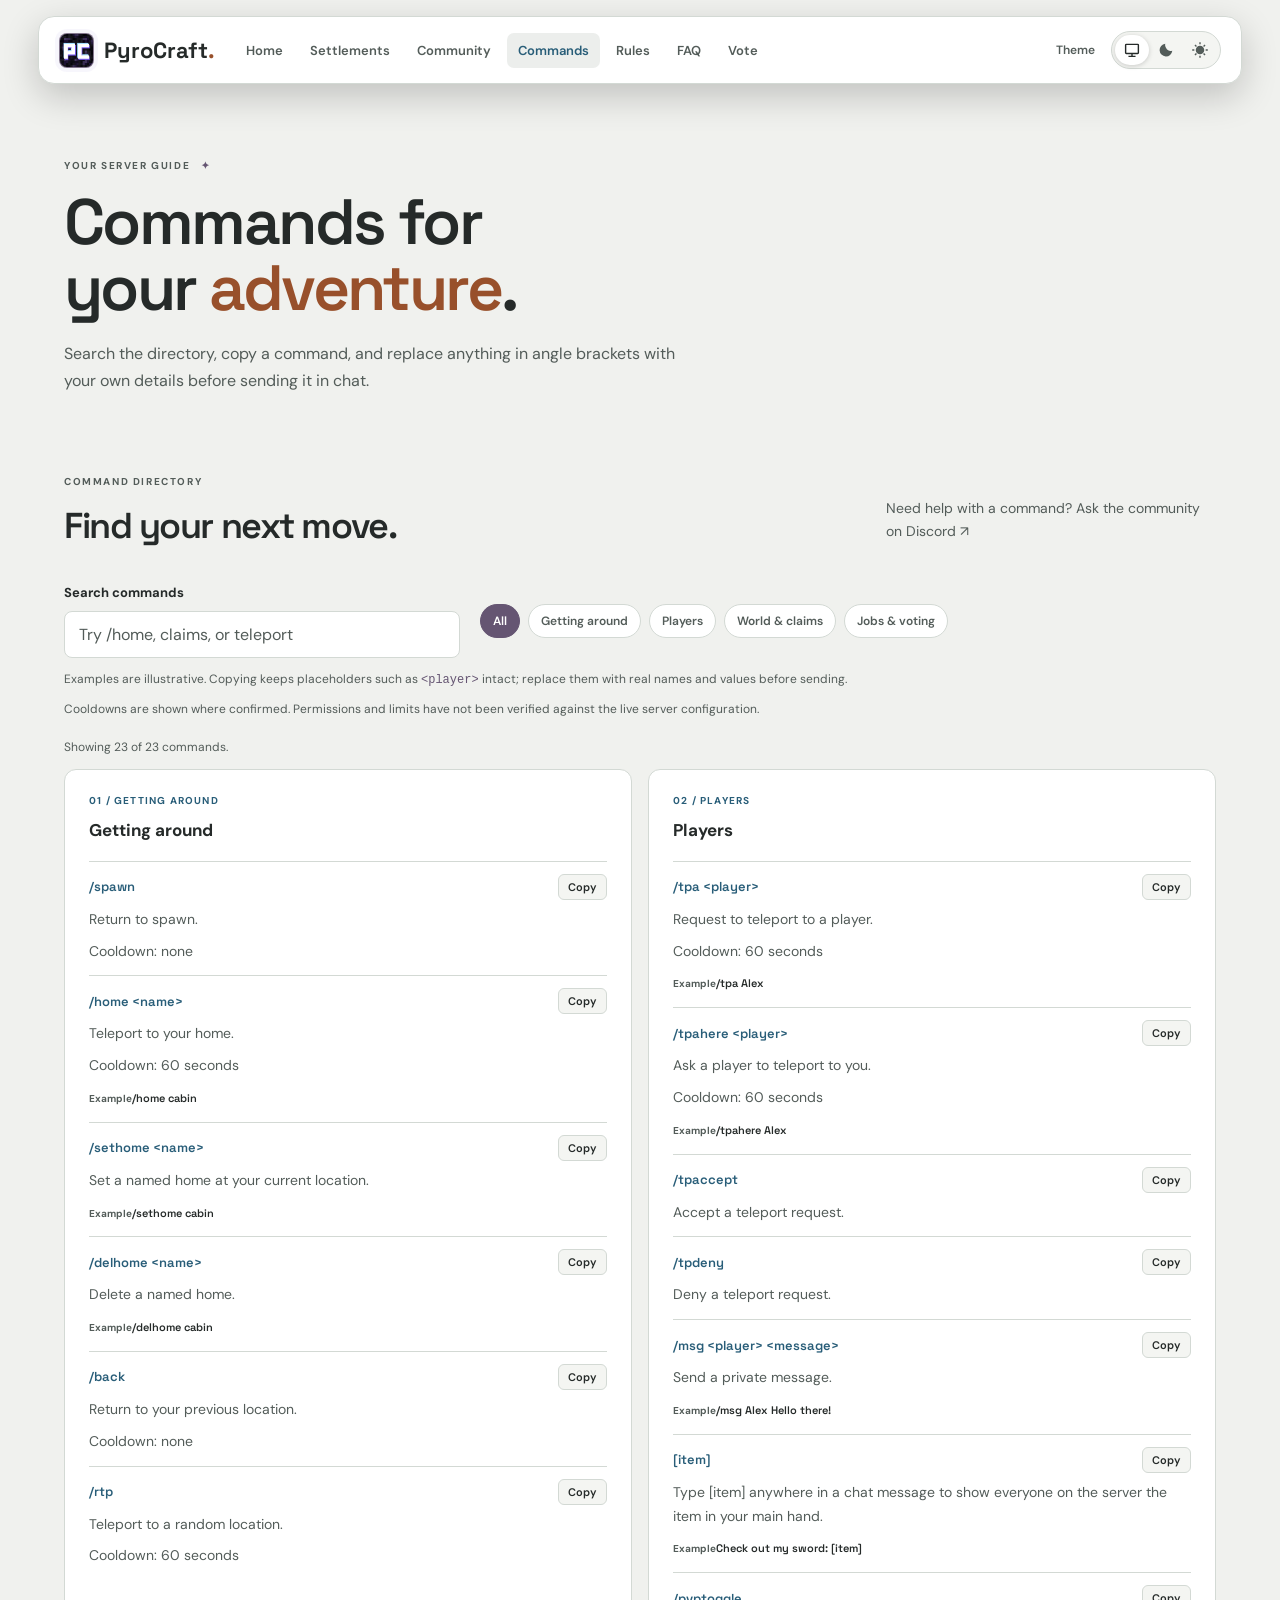
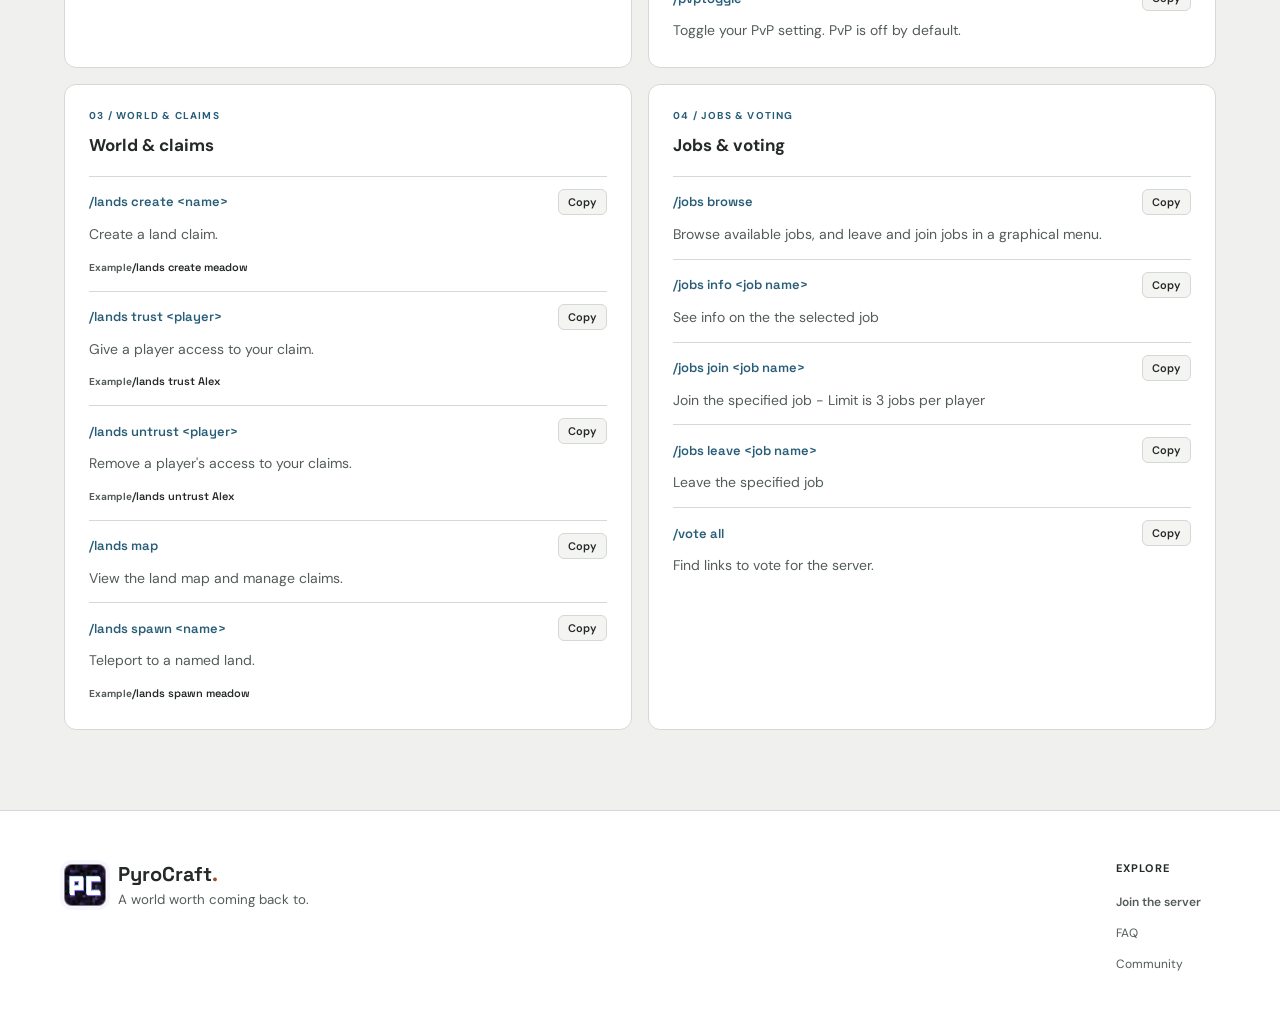
<file: commands/index.html>
<!doctype html>
<html lang="en">
<head>
	<meta charset="UTF-8" />
	<meta name="viewport" content="width=device-width, initial-scale=1.0" />
	<meta name="description" content="Browse useful commands for exploring, playing, and building on PyroCraft." />
	<title>Commands | PyroCraft</title>
	<link rel="icon" href="../assets/logo.png" />
	<link rel="preconnect" href="https://fonts.googleapis.com" />
	<link rel="preconnect" href="https://fonts.gstatic.com" crossorigin />
	<link href="https://fonts.googleapis.com/css2?family=DM+Sans:wght@400;500;600;700&family=Space+Grotesk:wght@500;600;700&display=swap" rel="stylesheet" />
	<script src="../theme.js"></script>
	<script src="../animations.js" defer></script>
	<script src="../external-links.js" defer></script>
	<link rel="stylesheet" href="../style.css" />
	<link rel="stylesheet" href="../redesign.css?v=10" />
	<link rel="stylesheet" href="../theme-switch.css" />
	<link rel="stylesheet" href="commands.css" />
</head>
<body>
	<a class="skip-link" href="#main">Skip to content</a>
	<header class="topbar">
		<a class="brand" href="../"><img class="brand-mark" src="../assets/logo.png" alt="" /><span>PyroCraft<span class="brand-dot">.</span></span></a>
		<nav class="site-nav" aria-label="Main navigation"><a href="../">Home</a><a href="../settlements/">Settlements</a><a href="../community/">Community</a><a href="./" aria-current="page">Commands</a><a href="../rules/">Rules</a><a href="../faq/">FAQ</a><a href="../vote/">Vote</a></nav>
		<div class="topbar-actions"><fieldset class="theme-switch"><legend>Theme</legend><div class="theme-options"><label><input type="radio" name="theme" value="system" checked /><span>System</span></label><label><input type="radio" name="theme" value="dark" /><span>Dark</span></label><label><input type="radio" name="theme" value="light" /><span>Light</span></label></div></fieldset></div>
	</header>
	<main id="main">
		<section class="section-wrap subpage-hero">
			<p class="eyebrow">YOUR SERVER GUIDE <span>✦</span></p>
			<h1>Commands for your <em>adventure</em>.</h1>
			<p>Search the directory, copy a command, and replace anything in angle brackets with your own details before sending it in chat.</p>
		</section>
		<section class="section-wrap subpage-section">
			<div class="section-intro"><div><p class="eyebrow">COMMAND DIRECTORY</p><h2>Find your next move.</h2></div><p>Need help with a command? <a data-external-link="discord" href="https://dc.gg/pyrocraft" target="_blank" rel="noopener noreferrer">Ask the community on Discord ↗</a></p></div>
			<div class="command-tools">
				<label for="command-search">Search commands</label>
				<input id="command-search" type="search" placeholder="Try /home, claims, or teleport" autocomplete="off" />
				<div class="command-filters" role="group" aria-label="Filter commands by category">
					<button type="button" data-command-filter="all" aria-pressed="true">All</button>
					<button type="button" data-command-filter="explore" aria-pressed="false">Getting around</button>
					<button type="button" data-command-filter="players" aria-pressed="false">Players</button>
					<button type="button" data-command-filter="claims" aria-pressed="false">World &amp; claims</button>
					<button type="button" data-command-filter="participate" aria-pressed="false">Jobs &amp; voting</button>
				</div>
			</div>
			<p class="command-help">Examples are illustrative. Copying keeps placeholders such as <code>&lt;player&gt;</code> intact; replace them with real names and values before sending.</p>
			<p class="command-help">Cooldowns are shown where confirmed. Permissions and limits have not been verified against the live server configuration.</p>
			<p id="command-status" class="command-status" role="status" aria-live="polite">Loading commands...</p>
			<div class="detail-grid command-directory" id="command-directory" aria-live="polite"></div>
		</section>
	</main>
	<footer class="main-footer"><div class="footer-brand"><div class="footer-name"><img src="../assets/logo.png" class="footer-logo" alt="" /><div><strong>PyroCraft<span class="brand-dot">.</span></strong><small>A world worth coming back to.</small></div></div></div><div class="footer-links"><h2>EXPLORE</h2><ul><li><a href="../#join">Join the server</a></li><li><a href="../faq/">FAQ</a></li><li><a href="../community/">Community</a></li></ul></div></footer>
	<script src="commands.js"></script>
</body>
</html>
</file>
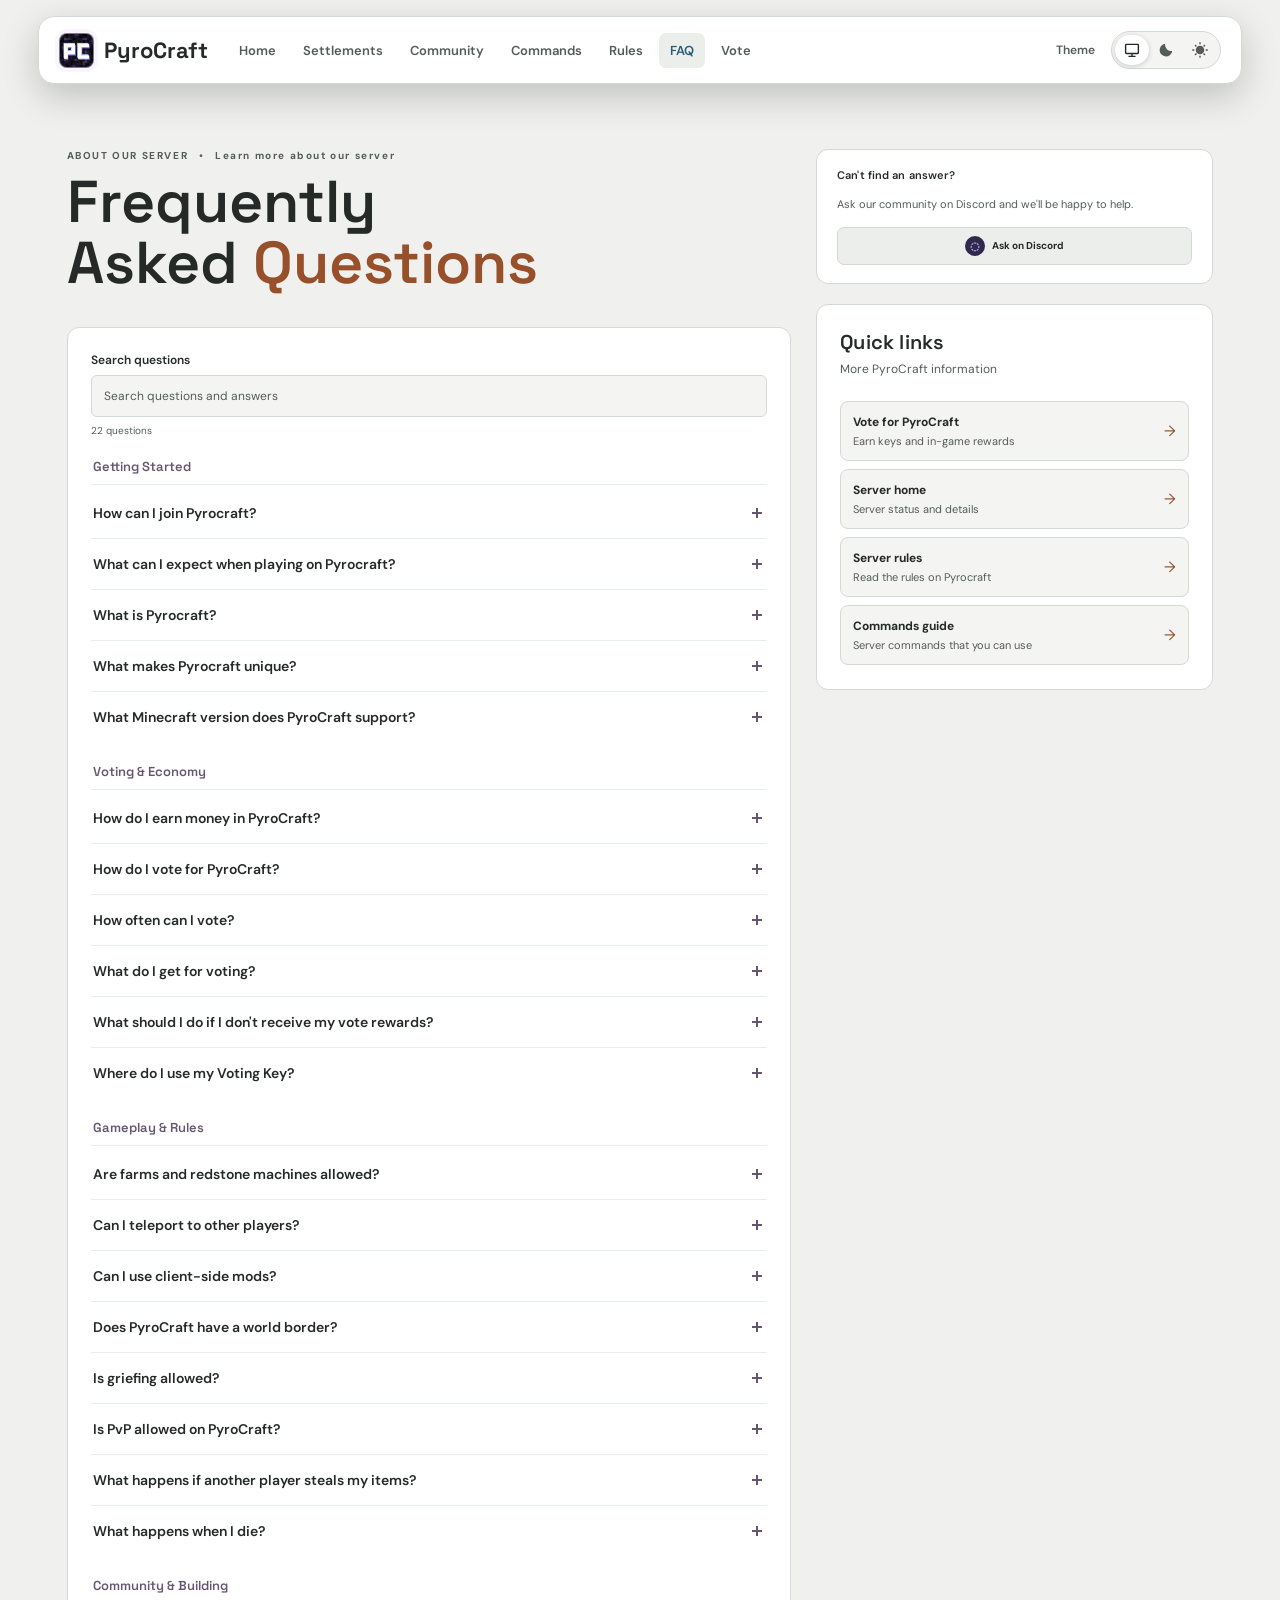
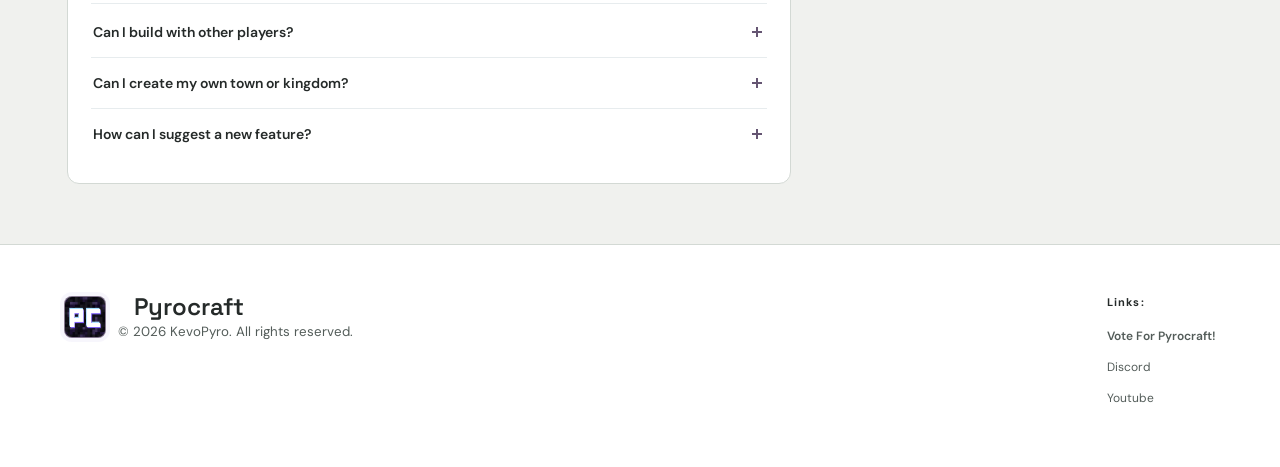
<file: faq/index.html>
<!doctype html>
<html lang="en">
	<head>
		<meta charset="UTF-8" />
		<meta name="viewport" content="width=device-width, initial-scale=1.0" />
		<meta name="theme-color" content="#0b1118" />
		<link rel="icon" type="image/png" href="../assets/logo.png" />
        <title>Frequently Asked Questions | PyroCraft</title>
		<link rel="preconnect" href="https://fonts.googleapis.com" />
		<link rel="preconnect" href="https://fonts.gstatic.com" crossorigin />
		<link href="https://fonts.googleapis.com/css2?family=DM+Sans:wght@400;500;600;700&family=Space+Grotesk:wght@500;600;700&display=swap" rel="stylesheet" />
		<script src="../theme.js"></script>
		<script src="../animations.js" defer></script>
		<script src="../external-links.js" defer></script>
		<link rel="stylesheet" href="../style.css" />
		<link rel="stylesheet" href="../redesign.css?v=10" />
		<link rel="stylesheet" href="../theme-switch.css" />
	</head>
	<body>
		<div class="app-shell">
			<main class="main-content" id="top">
				<header class="topbar">
					<a class="brand" id="brand-logo" href="../" aria-label="Pyrocraft home"><img class="brand-mark" src="../assets/logo.png" alt="" /><span>PyroCraft</span></a>
					<nav class="site-nav" aria-label="Main"><a href="../">Home</a><a href="../settlements/">Settlements</a><a href="../community/">Community</a><a href="../commands/">Commands</a><a href="../rules/">Rules</a><a href="../faq/" aria-current="page">FAQ</a><a href="../vote/">Vote</a></nav>
					<div class="topbar-actions"><fieldset class="theme-switch"><legend>Theme</legend><div class="theme-options"><label><input type="radio" name="theme" value="system" checked /><span>System</span></label><label><input type="radio" name="theme" value="dark" /><span>Dark</span></label><label><input type="radio" name="theme" value="light" /><span>Light</span></label></div></fieldset></div>
				</header>

				<div class="page-content" id="overview">
					
					<!-- Left Main Voting Column -->
					<div class="main-column">
						<section class="welcome-row" style="align-items: flex-start;">
							<div>
								<p class="eyebrow">ABOUT OUR SERVER <span>•</span> Learn more about our server</p>
								<h1>Frequently Asked <em>Questions</em></h1>
							</div>
						</section>

                        <div class="panel">
                            <div class="faq-search">
                                <label for="faq-search">Search questions</label>
                                <input id="faq-search" type="search" placeholder="Search questions and answers" autocomplete="off" />
                                <p class="faq-search-status" id="faq-search-status" aria-live="polite"></p>
                            </div>
                            <div class="faq-list" id="faq-list">
                            <div class="faq-item">
                                <button class="faq-question">
                                    <span>How can I join Pyrocraft?</span>
                                    <span class="faq-icon"></span>
                                </button>
                                <div class="faq-answer">
                                    <div class="faq-answer-content">
                                        <p>
                                            To join PyroCraft, open Minecraft Java 26.3, click "Multiplayer", then "Add Server", and paste the server address below into the second box. Then, click "Done" and select the server from your list to join.
                                        </p>
                                        <div class="server-address" id="connect">
                                            <span>Server address</span>
                                            <strong id="server-address">play.pyrocraft.world</strong>
                                            <button id="copy-address" aria-label="Copy server address">
                                                Copy link
                                            </button>
                                        </div>
                                    </div>
                                </div>
                            </div>
                            <div class="faq-item">
                                <button class="faq-question">
                                    <span>What is Pyrocraft?</span>
                                    <span class="faq-icon"></span>
                                </button>
                                <div class="faq-answer">
                                    <div class="faq-answer-content">
                                        <p>
                                            PyroCraft is a vanilla+ Minecraft server that keeps the vanilla feel of the game while adding unique features and enhancements to improve the overall gameplay experience. PyroCraft features custom terrain, making exploration and building more engaging and dynamic.
                                        </p>
                                    </div>
                                </div>
                            </div>
                            <div class="faq-item">
                                <button class="faq-question">
                                    <span>What can I expect when playing on Pyrocraft?</span>
                                    <span class="faq-icon"></span>
                                </button>
                                <div class="faq-answer">
                                    <div class="faq-answer-content">
                                        <p>
                                            When playing on PyroCraft, you can expect a vanilla+ Minecraft experience that maintains the classic feel of the game while introducing unique features and enhancements. You will encounter custom terrain that makes exploration and building more engaging and dynamic. Additionally, our friendly community is always ready to help new players get started and enjoy their time on the server.
                                        </p>
                                    </div>
                                </div>
                            </div>
                            <div class="faq-item">
                                <button class="faq-question">
                                    <span>What makes Pyrocraft unique?</span>
                                    <span class="faq-icon"></span>
                                </button>
                                <div class="faq-answer">
                                    <div class="faq-answer-content">
                                        <p>
                                            PyroCraft stands out due to its vanilla+ approach, which enhances the classic Minecraft experience with unique features and custom terrain. This combination makes exploration and building more engaging and dynamic.
                                        </p>
                                    </div>
                                </div>
                            </div>
                            <div class="faq-item">
                                <button class="faq-question">
                                    <span>Is PvP allowed on PyroCraft?</span>
                                    <span class="faq-icon"></span>
                                </button>
                                <div class="faq-answer">
                                    <div class="faq-answer-content">
                                        <p>
                                           Yes, PvP is allowed on PyroCraft, however, it is toggled off by default and can be enabled by typing this command in chat: "<code>/pvptoggle</code>"
                                        </p>
                                    </div>
                                </div>
                            </div>
                            <div class="faq-item">
                                <button class="faq-question">
                                    <span>How do I earn money in PyroCraft?</span>
                                    <span class="faq-icon"></span>
                                </button>
                                <div class="faq-answer">
                                    <div class="faq-answer-content">
                                        <p>
                                            There are multiple ways to earn money in PyroCraft. Here are a few methods:
                                        </p>
                                        <ul>
                                            <li>Type "<code>/jobs browse</code>" in chat to view and join jobs.</li>
                                            <li>Type "<code>/vote all</code>" in chat and follow the links to vote for our server.</li>
                                        </ul>
                                    </div>
                                </div>
                            </div>

                            <div class="faq-item">
                                <button class="faq-question" type="button">
                                    <span>What do I get for voting?</span>
                                    <span class="faq-icon"></span>
                                </button>
                                <div class="faq-answer">
                                    <div class="faq-answer-content">
                                        <p>Each vote earns you a Voting Key, $250 in server balance, and one experience level. Take your key to spawn to claim an in-game reward. Voting also helps new players discover PyroCraft on public server lists.</p>
                                    </div>
                                </div>
                            </div>

                            <div class="faq-item">
                                <button class="faq-question" type="button">
                                    <span>How do I vote for PyroCraft?</span>
                                    <span class="faq-icon"></span>
                                </button>
                                <div class="faq-answer">
                                    <div class="faq-answer-content">
                                        <p>Join the server and type <code>/vote all</code> in chat, then follow the voting links. Enter your exact Minecraft username on each site, stay logged into the server, and leave at least one open inventory slot for your rewards.</p>
                                    </div>
                                </div>
                            </div>

                            <div class="faq-item">
                                <button class="faq-question" type="button">
                                    <span>Where do I use my Voting Key?</span>
                                    <span class="faq-icon"></span>
                                </button>
                                <div class="faq-answer">
                                    <div class="faq-answer-content">
                                        <p>Take your Voting Key to spawn and use it there to claim an in-game reward.</p>
                                    </div>
                                </div>
                            </div>

                            <div class="faq-item">
                                <button class="faq-question" type="button">
                                    <span>What should I do if I don't receive my vote rewards?</span>
                                    <span class="faq-icon"></span>
                                </button>
                                <div class="faq-answer">
                                    <div class="faq-answer-content">
                                        <p>Double-check that you entered your exact Minecraft username and wait up to two minutes. If your rewards still haven't arrived, report the issue in the PyroCraft Discord reports channel.</p>
                                    </div>
                                </div>
                            </div>

                            <div class="faq-item">
                                <button class="faq-question" type="button">
                                    <span>How often can I vote?</span>
                                    <span class="faq-icon"></span>
                                </button>
                                <div class="faq-answer">
                                    <div class="faq-answer-content">
                                        <p>Each voting site has its own reset schedule. Check the note beside each link on the voting page to see when you can vote there again.</p>
                                    </div>
                                </div>
                            </div>

                            <div class="faq-item">
                                <button class="faq-question" type="button">
                                    <span>What Minecraft version does PyroCraft support?</span>
                                    <span class="faq-icon"></span>
                                </button>
                                <div class="faq-answer">
                                    <div class="faq-answer-content">
                                        <p>The server currently lists Minecraft Java Edition 26.3 as its version.</p>
                                    </div>
                                </div>
                            </div>
                            <div class="faq-item">
                                <button class="faq-question" type="button">
                                    <span>Are farms and redstone machines allowed?</span>
                                    <span class="faq-icon"></span>
                                </button>
                                <div class="faq-answer">
                                    <div class="faq-answer-content">
                                        <p>
                                            Farms and redstone machines can be useful for gathering
                                            resources and automating tasks, so we generally allow it
                                            as long as it creates no server lag.
                                        </p>
                                    </div>
                                </div>
                            </div>
                            <div class="faq-item">
                                <button class="faq-question" type="button">
                                    <span>Can I build with other players?</span>
                                    <span class="faq-icon"></span>
                                </button>
                                <div class="faq-answer">
                                    <div class="faq-answer-content">
                                        <p>
                                            You can work with other players on shared building
                                            projects. Make sure everyone involved agrees on the
                                            plans and has permission to build in the area.
                                        </p>
                                    </div>
                                </div>
                            </div>
                            <div class="faq-item">
                                <button class="faq-question" type="button">
                                    <span>Can I create my own town or kingdom?</span>
                                    <span class="faq-icon"></span>
                                </button>
                                <div class="faq-answer">
                                    <div class="faq-answer-content">
                                        <p>
                                            Yes! Our server has a built-in lands plugin, allowing you to create a kingdom!
                                        </p>
                                    </div>
                                </div>
                            </div>
                            <div class="faq-item">
                                <button class="faq-question" type="button">
                                    <span>Is griefing allowed?</span>
                                    <span class="faq-icon"></span>
                                </button>
                                <div class="faq-answer">
                                    <div class="faq-answer-content">
                                        <p>
                                            No. 
                                        </p>
                                    </div>
                                </div>
                            </div>
                            <div class="faq-item">
                                <button class="faq-question" type="button">
                                    <span>What happens if another player steals my items?</span>
                                    <span class="faq-icon"></span>
                                </button>
                                <div class="faq-answer">
                                    <div class="faq-answer-content">
                                        <p>
                                            If you believe another player has stolen your items,
                                            report the incident to the staff team through the
                                            appropriate Discord reports channel. Include as much
                                            information as possible to help them investigate.
                                        </p>
                                    </div>
                                </div>
                            </div>
                            <div class="faq-item">
                                <button class="faq-question" type="button">
                                    <span>Can I teleport to other players?</span>
                                    <span class="faq-icon"></span>
                                </button>
                                <div class="faq-answer">
                                    <div class="faq-answer-content">
                                        <p>
                                            Yes! Just type <code>/tpa [player_name]</code> 
                                            in chat, and from there they can accept your
                                            request by just typing <code>/tpaccept</code>
                                            Or, if you want them to teleport to you, 
                                            just type <code>/tpahere [player_name]</code>
                                        </p>
                                    </div>
                                </div>
                            </div>
                            <div class="faq-item">
                                <button class="faq-question" type="button">
                                    <span>What happens when I die?</span>
                                    <span class="faq-icon"></span>
                                </button>
                                <div class="faq-answer">
                                    <div class="faq-answer-content">
                                        <p>
                                            Just type <code>/back</code> to get your items
                                            back. Yep, thats all! 
                                            <br>
                                            Unless you died in the void, lava, fire, or on
                                            a cactus, your items may have been destroyed.
                                            <br>
                                            If a server glitch causes you to lose your items,
                                            just report it to staff and we can help you!
                                        </p>
                                    </div>
                                </div>
                            </div>
                            <div class="faq-item">
                                <button class="faq-question" type="button">
                                    <span>Can I use client-side mods?</span>
                                    <span class="faq-icon"></span>
                                </button>
                                <div class="faq-answer">
                                    <div class="faq-answer-content">
                                        <p>
                                            Sometimes. As long as they do not provide unfair
                                            advantages (Yes, we realize calling it this is
                                            kinda up for interpitation), you might be able
                                            to use them. Still aren't sure? Just ask us!
                                        </p>
                                    </div>
                                </div>
                            </div>
                            <div class="faq-item">
                                <button class="faq-question" type="button">
                                    <span>How can I suggest a new feature?</span>
                                    <span class="faq-icon"></span>
                                </button>
                                <div class="faq-answer">
                                    <div class="faq-answer-content">
                                        <p>
                                            Have an idea that could improve PyroCraft?
                                            Just leave it in our Reccomendations
                                            channel on our Discord!
                                        </p>
                                    </div>
                                </div>
                            </div>
                            <div class="faq-item">
                                <button class="faq-question" type="button">
                                    <span>Does PyroCraft have a world border?</span>
                                    <span class="faq-icon"></span>
                                </button>
                                <div class="faq-answer">
                                    <div class="faq-answer-content">
                                        <p>
                                            Yes, at 25,000 blocks out, we have a world border.
                                            Border size may change if we get enough players.
                                        </p>
                                    </div>
                                </div>
                            </div>
							</div>
							<p class="faq-empty" id="faq-empty" hidden>No questions match that search.</p>
						</div>
					</div>

                    <aside class="side-column" aria-label="FAQ help and links">
                        <article class="community-card">
                            <p>Can't find an answer?</p>
                            <div style="flex-direction: column; gap: 8px;">
                                <span style="color: #a0afb5; font-size: 11px; line-height: 1.5; display: block; margin-bottom: 6px;">
                                    Ask our community on Discord and we'll be happy to help.
                                </span>
                                <a data-external-link="discord" href="https://dc.gg/pyrocraft" target="_blank" rel="noopener noreferrer" style="justify-content: center;">
                                    <span class="community-icon discord-icon">◌</span>
                                    Ask on Discord
                                </a>
                            </div>
                        </article>

                        <article class="panel">
                            <div class="panel-heading">
                                <div>
                                    <h2>Quick links</h2>
                                    <p>More PyroCraft information</p>
                                </div>
                            </div>
                            <div class="latest-updates">
                                <a class="update-preview" href="../vote/">
                                    <div><strong>Vote for PyroCraft</strong><span>Earn keys and in-game rewards</span></div>
                                    <span class="update-arrow" aria-hidden="true">→</span>
                                </a>
                                <a class="update-preview" href="../">
                                    <div><strong>Server home</strong><span>Server status and details</span></div>
                                    <span class="update-arrow" aria-hidden="true">→</span>
                                </a>
                                <a class="update-preview" href="../rules/">
                                    <div><strong>Server rules</strong><span>Read the rules on Pyrocraft</span></div>
                                    <span class="update-arrow" aria-hidden="true">→</span>
                                </a>
                                <a class="update-preview" href="../commands/">
                                    <div><strong>Commands guide</strong><span>Server commands that you can use</span></div>
                                    <span class="update-arrow" aria-hidden="true">→</span>
                                </a>
                            </div>
                        </article>
                    </aside>

				</div>
				<footer class="main-footer">
					<div class="footer-brand">
						<div class="footer-name">
							<img src="../assets/logo.png" class="footer-logo">
							<div>
								<h1>Pyrocraft</h1>
								<small>© 2026 KevoPyro. All rights reserved.</small>
							</div>
						</div>
					</div>
					<span class="spacer"></span>
					<div class="footer-links">
						<h2>Links:</h2>
						<ul>
							<li><a href="../vote/">Vote For Pyrocraft!</a></li>
							<li><a data-external-link="discord" href="https://dc.gg/pyrocraft" target="_blank" rel="noopener">Discord</a></li>
							<li><a data-external-link="youtube" href="https://youtube.com/@kevopyro" target="_blank" rel="noopener">Youtube</a></li>
						</ul>
					</div>
				</footer>
			</main>
		</div>
        <script>
            document.addEventListener("DOMContentLoaded", () => {
            const faqItems = [...document.querySelectorAll(".faq-item")];
            const faqQuestions = faqItems.map(item => item.querySelector(".faq-question"));
            const faqList = document.querySelector("#faq-list");
            const faqSearch = document.querySelector("#faq-search");
            const faqSearchStatus = document.querySelector("#faq-search-status");
            const faqEmpty = document.querySelector("#faq-empty");
            const copyAddressButton = document.querySelector("#copy-address");

            const categoryOrder = ["Getting Started", "Voting & Economy", "Gameplay & Rules", "Community & Building"];
            const categoryByQuestion = new Map([
                ["How can I join Pyrocraft?", "Getting Started"],
                ["What is Pyrocraft?", "Getting Started"],
                ["What can I expect when playing on Pyrocraft?", "Getting Started"],
                ["What makes Pyrocraft unique?", "Getting Started"],
                ["What Minecraft version does PyroCraft support?", "Getting Started"],
                ["How often can I vote?", "Voting & Economy"],
                ["How do I earn money in PyroCraft?", "Voting & Economy"],
                ["How do I vote for PyroCraft?", "Voting & Economy"],
                ["What do I get for voting?", "Voting & Economy"],
                ["What should I do if I don't receive my vote rewards?", "Voting & Economy"],
                ["Where do I use my Voting Key?", "Voting & Economy"],
                ["Are farms and redstone machines allowed?", "Gameplay & Rules"],
                ["Can I teleport to other players?", "Gameplay & Rules"],
                ["Can I use client-side mods?", "Gameplay & Rules"],
                ["Does PyroCraft have a world border?", "Gameplay & Rules"],
                ["Is griefing allowed?", "Gameplay & Rules"],
                ["Is PvP allowed on PyroCraft?", "Gameplay & Rules"],
                ["What happens if another player steals my items?", "Gameplay & Rules"],
                ["What happens when I die?", "Gameplay & Rules"],
                ["Can I build with other players?", "Community & Building"],
                ["Can I create my own town or kingdom?", "Community & Building"],
                ["How can I suggest a new feature?", "Community & Building"],
            ]);
            const groupedItems = new Map(categoryOrder.map(category => [category, []]));

            faqItems.forEach(item => {
                const title = item.querySelector(".faq-question span")?.textContent.trim();
                const category = categoryByQuestion.get(title) || "Other Questions";
                if (!groupedItems.has(category)) groupedItems.set(category, []);
                groupedItems.get(category).push(item);
            });

            const titleFor = item => item.querySelector(".faq-question span").textContent.trim();
            faqList.replaceChildren();
            groupedItems.forEach((items, category) => {
                if (!items.length) return;
                const group = document.createElement("section");
                group.className = "faq-group";
                const heading = document.createElement("h2");
                heading.className = "faq-group-heading";
                heading.textContent = category;
                items.sort((first, second) => titleFor(first).localeCompare(titleFor(second)));
                group.append(heading, ...items);
                faqList.append(group);
            });

            const filterFaq = () => {
                const query = faqSearch.value.trim().toLocaleLowerCase();
                let visibleCount = 0;
                faqItems.forEach(item => {
                    const matches = item.textContent.toLocaleLowerCase().includes(query);
                    item.hidden = !matches;
                    if (matches) {
                        visibleCount += 1;
                    } else if (item.classList.contains("active")) {
                        item.classList.remove("active");
                        item.querySelector(".faq-question").setAttribute("aria-expanded", "false");
                        item.querySelector(".faq-answer").style.maxHeight = null;
                    }
                });
                document.querySelectorAll(".faq-group").forEach(group => {
                    group.hidden = !group.querySelector(".faq-item:not([hidden])");
                });
                faqEmpty.hidden = visibleCount > 0;
                faqSearchStatus.textContent = query ? `${visibleCount} ${visibleCount === 1 ? "result" : "results"}` : `${faqItems.length} questions`;
            };

            faqSearch.addEventListener("input", filterFaq);
            filterFaq();

            faqQuestions.forEach((question, index) => {
                const answer = question.parentElement.querySelector(".faq-answer");
                question.setAttribute("aria-expanded", "false");
                question.setAttribute("aria-controls", `faq-answer-${index}`);
                answer.id = `faq-answer-${index}`;
            });

            copyAddressButton?.addEventListener("click", async () => {
                const address = document.querySelector("#server-address")?.textContent?.trim();
                if (!address) return;

                try {
                    await navigator.clipboard.writeText(address);
                    copyAddressButton.textContent = "Link copied";
                    copyAddressButton.setAttribute("aria-label", "Server address copied");
                } catch (error) {
                    copyAddressButton.textContent = "Copy unavailable";
                    copyAddressButton.setAttribute("aria-label", "Could not copy server address");
                }

                window.setTimeout(() => {
                    copyAddressButton.textContent = "Copy link";
                    copyAddressButton.setAttribute("aria-label", "Copy server address");
                }, 1600);
            });

            faqQuestions.forEach(question => {
                question.addEventListener("click", () => {
                const currentItem = question.parentElement;
                const currentAnswer = currentItem.querySelector(".faq-answer");
                const willOpen = !currentItem.classList.contains("active");

                document.querySelectorAll(".faq-item").forEach(item => {
                    if (item !== currentItem) {
                    item.classList.remove("active");
                    item.querySelector(".faq-question").setAttribute("aria-expanded", "false");
                    item.querySelector(".faq-answer").style.maxHeight = null;
                    }
                });

                currentItem.classList.toggle("active", willOpen);
                question.setAttribute("aria-expanded", String(willOpen));
                if (willOpen) {
                    currentAnswer.style.maxHeight = currentAnswer.scrollHeight + "px";
                } else {
                    currentAnswer.style.maxHeight = null;
                }
                });
            });
            });

        </script>
	</body>
</html>
</file>
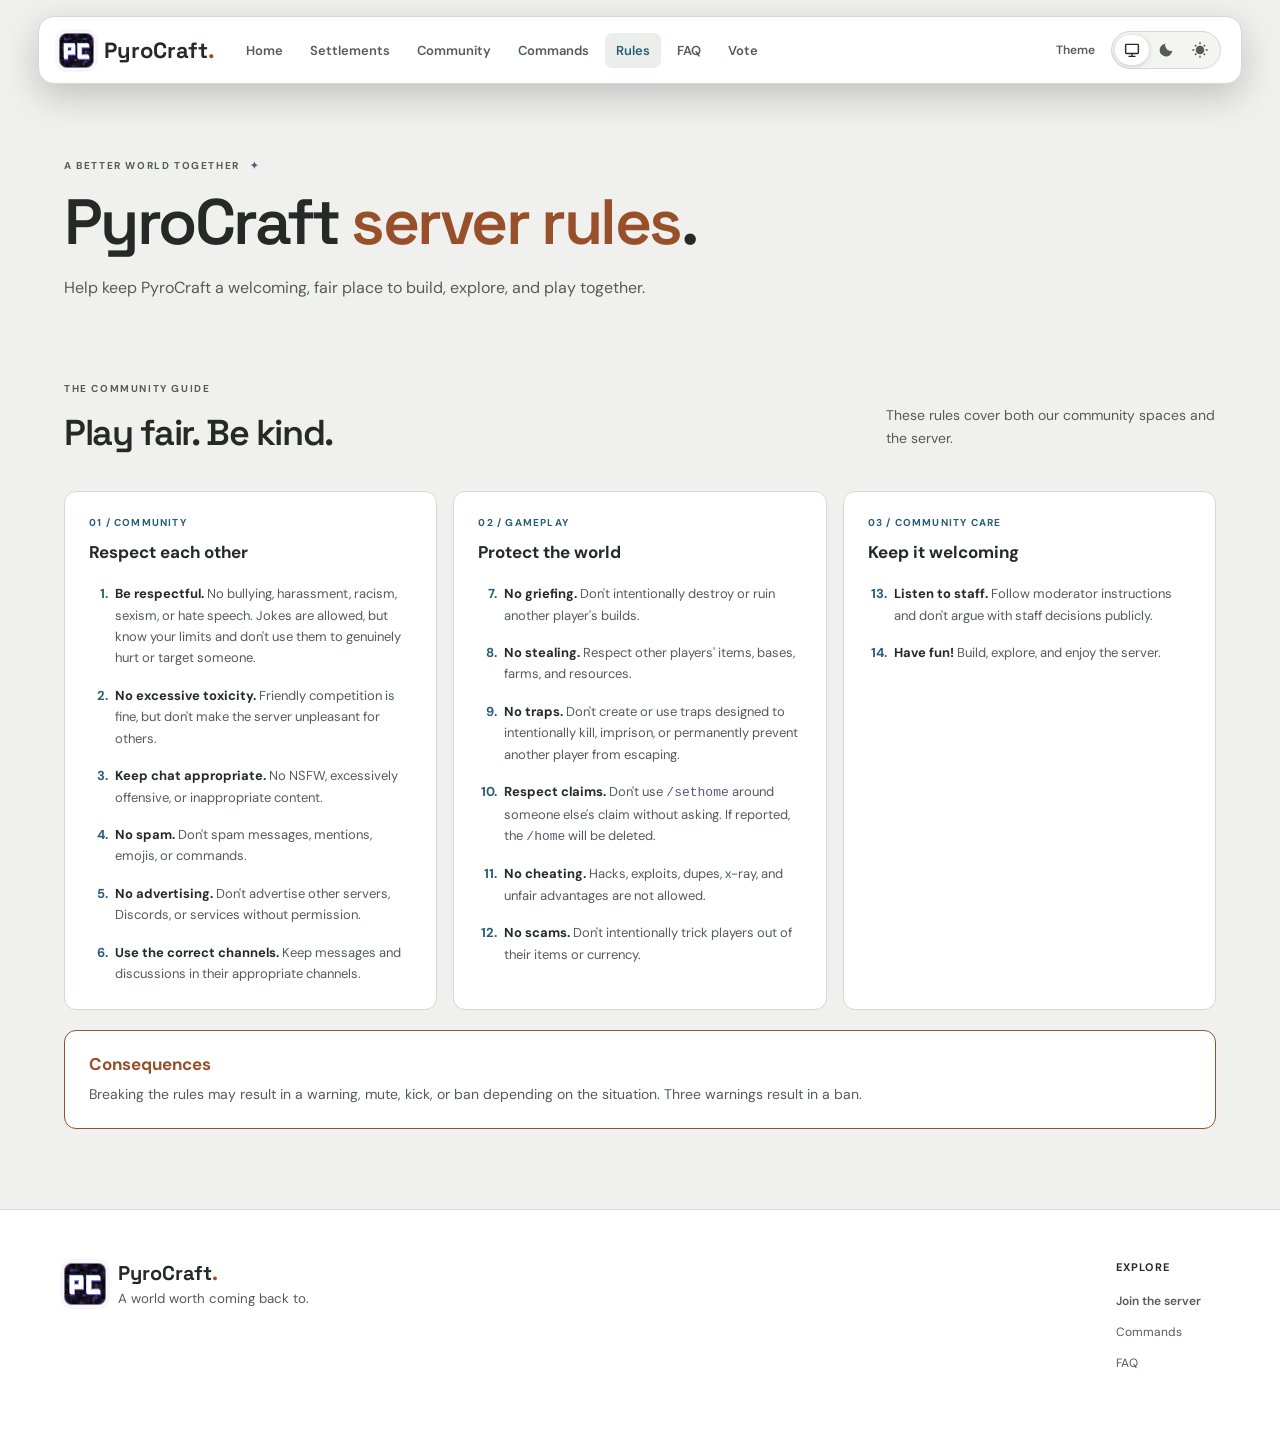
<file: rules/index.html>
<!doctype html>
<html lang="en">
<head>
	<meta charset="UTF-8" />
	<meta name="viewport" content="width=device-width, initial-scale=1.0" />
	<meta name="description" content="Read the PyroCraft server rules and help keep the community welcoming and fair." />
	<title>Server Rules | PyroCraft</title>
	<link rel="icon" href="../assets/logo.png" />
	<link rel="preconnect" href="https://fonts.googleapis.com" />
	<link rel="preconnect" href="https://fonts.gstatic.com" crossorigin />
	<link href="https://fonts.googleapis.com/css2?family=DM+Sans:wght@400;500;600;700&family=Space+Grotesk:wght@500;600;700&display=swap" rel="stylesheet" />
	<script src="../theme.js"></script>
	<script src="../animations.js" defer></script>
	<link rel="stylesheet" href="../style.css" />
	<link rel="stylesheet" href="../redesign.css?v=10" />
	<link rel="stylesheet" href="../theme-switch.css" />
	<link rel="stylesheet" href="rules.css" />
</head>
<body>
	<a class="skip-link" href="#main">Skip to content</a>
	<header class="topbar">
		<a class="brand" href="../"><img class="brand-mark" src="../assets/logo.png" alt="" /><span>PyroCraft<span class="brand-dot">.</span></span></a>
		<nav class="site-nav" aria-label="Main navigation"><a href="../">Home</a><a href="../settlements/">Settlements</a><a href="../community/">Community</a><a href="../commands/">Commands</a><a href="./" aria-current="page">Rules</a><a href="../faq/">FAQ</a><a href="../vote/">Vote</a></nav>
		<div class="topbar-actions"><fieldset class="theme-switch"><legend>Theme</legend><div class="theme-options"><label><input type="radio" name="theme" value="system" checked /><span>System</span></label><label><input type="radio" name="theme" value="dark" /><span>Dark</span></label><label><input type="radio" name="theme" value="light" /><span>Light</span></label></div></fieldset></div>
	</header>
	<main id="main">
		<section class="section-wrap subpage-hero">
			<p class="eyebrow">A BETTER WORLD TOGETHER <span>✦</span></p>
			<h1>PyroCraft <em>server rules</em>.</h1>
			<p>Help keep PyroCraft a welcoming, fair place to build, explore, and play together.</p>
		</section>
		<section class="section-wrap subpage-section">
			<div class="section-intro"><div><p class="eyebrow">THE COMMUNITY GUIDE</p><h2>Play fair. Be kind.</h2></div><p>These rules cover both our community spaces and the server.</p></div>
			<div class="detail-grid rules-grid">
				<section class="detail-card">
					<span class="card-index">01 / COMMUNITY</span>
					<h3>Respect each other</h3>
					<ol class="rules-list">
						<li><strong>Be respectful.</strong> No bullying, harassment, racism, sexism, or hate speech. Jokes are allowed, but know your limits and don't use them to genuinely hurt or target someone.</li>
						<li><strong>No excessive toxicity.</strong> Friendly competition is fine, but don't make the server unpleasant for others.</li>
						<li><strong>Keep chat appropriate.</strong> No NSFW, excessively offensive, or inappropriate content.</li>
						<li><strong>No spam.</strong> Don't spam messages, mentions, emojis, or commands.</li>
						<li><strong>No advertising.</strong> Don't advertise other servers, Discords, or services without permission.</li>
						<li><strong>Use the correct channels.</strong> Keep messages and discussions in their appropriate channels.</li>
					</ol>
				</section>
				<section class="detail-card">
					<span class="card-index">02 / GAMEPLAY</span>
					<h3>Protect the world</h3>
					<ol class="rules-list" start="7">
						<li><strong>No griefing.</strong> Don't intentionally destroy or ruin another player's builds.</li>
						<li><strong>No stealing.</strong> Respect other players' items, bases, farms, and resources.</li>
						<li><strong>No traps.</strong> Don't create or use traps designed to intentionally kill, imprison, or permanently prevent another player from escaping.</li>
						<li><strong>Respect claims.</strong> Don't use <code>/sethome</code> around someone else's claim without asking. If reported, the <code>/home</code> will be deleted.</li>
						<li><strong>No cheating.</strong> Hacks, exploits, dupes, x-ray, and unfair advantages are not allowed.</li>
						<li><strong>No scams.</strong> Don't intentionally trick players out of their items or currency.</li>
					</ol>
				</section>
				<section class="detail-card">
					<span class="card-index">03 / COMMUNITY CARE</span>
					<h3>Keep it welcoming</h3>
					<ol class="rules-list" start="13">
						<li><strong>Listen to staff.</strong> Follow moderator instructions and don't argue with staff decisions publicly.</li>
						<li><strong>Have fun!</strong> Build, explore, and enjoy the server.</li>
					</ol>
				</section>
			</div>
			<aside class="rules-consequences" aria-labelledby="consequences-title">
				<h3 id="consequences-title">Consequences</h3>
				<p>Breaking the rules may result in a warning, mute, kick, or ban depending on the situation. Three warnings result in a ban.</p>
			</aside>
		</section>
	</main>
	<footer class="main-footer"><div class="footer-brand"><div class="footer-name"><img src="../assets/logo.png" class="footer-logo" alt="" /><div><strong>PyroCraft<span class="brand-dot">.</span></strong><small>A world worth coming back to.</small></div></div></div><div class="footer-links"><h2>EXPLORE</h2><ul><li><a href="../#join">Join the server</a></li><li><a href="../commands/">Commands</a></li><li><a href="../faq/">FAQ</a></li></ul></div></footer>
</body>
</html>
</file>
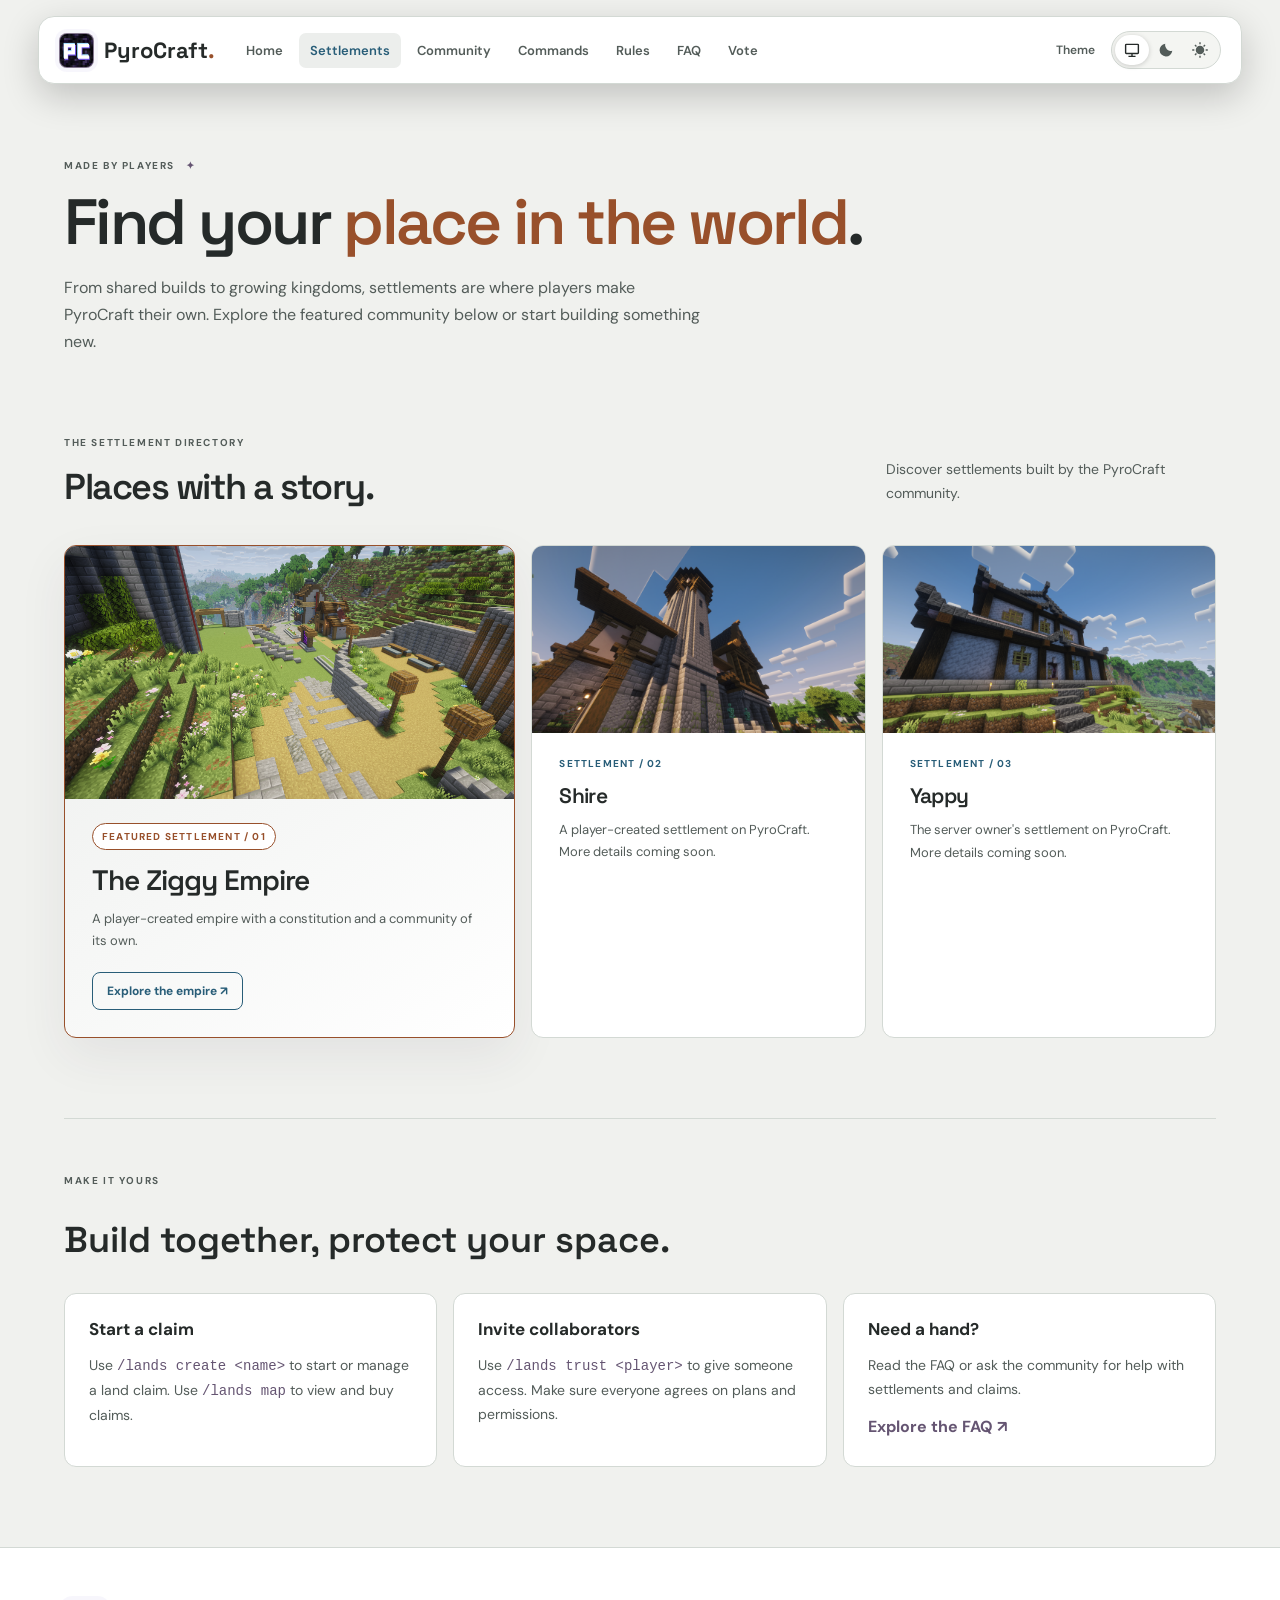
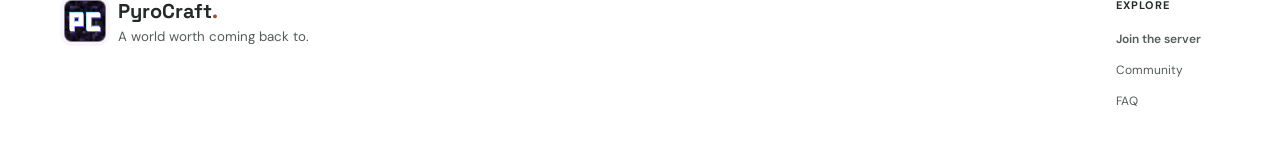
<file: settlements/index.html>
<!doctype html>
<html lang="en">
<head>
	<meta charset="UTF-8" />
	<meta name="viewport" content="width=device-width, initial-scale=1.0" />
	<meta name="description" content="Discover player-created settlements on PyroCraft." />
	<title>Settlements | PyroCraft</title>
	<link rel="icon" href="../assets/logo.png" />
	<link rel="preconnect" href="https://fonts.googleapis.com" />
	<link rel="preconnect" href="https://fonts.gstatic.com" crossorigin />
	<link href="https://fonts.googleapis.com/css2?family=DM+Sans:wght@400;500;600;700&family=Space+Grotesk:wght@500;600;700&display=swap" rel="stylesheet" />
	<script src="../theme.js"></script>
	<script src="../animations.js" defer></script>
	<link rel="stylesheet" href="../style.css" />			<link rel="stylesheet" href="../redesign.css?v=10" /><link rel="stylesheet" href="../theme-switch.css" />
</head>
<body>
	<a class="skip-link" href="#main">Skip to content</a>
	<header class="topbar">
		<a class="brand" href="../"><img class="brand-mark" src="../assets/logo.png" alt="" /><span>PyroCraft<span class="brand-dot">.</span></span></a>
		<nav class="site-nav" aria-label="Main navigation"><a href="../">Home</a><a href="./" aria-current="page">Settlements</a><a href="../community/">Community</a><a href="../commands/">Commands</a><a href="../rules/">Rules</a><a href="../faq/">FAQ</a><a href="../vote/">Vote</a></nav>
		<div class="topbar-actions"><fieldset class="theme-switch"><legend>Theme</legend><div class="theme-options"><label><input type="radio" name="theme" value="system" checked /><span>System</span></label><label><input type="radio" name="theme" value="dark" /><span>Dark</span></label><label><input type="radio" name="theme" value="light" /><span>Light</span></label></div></fieldset></div>
	</header>
	<main id="main">
		<section class="section-wrap subpage-hero"><p class="eyebrow">MADE BY PLAYERS <span>✦</span></p><h1>Find your <em>place in the world</em>.</h1><p>From shared builds to growing kingdoms, settlements are where players make PyroCraft their own. Explore the featured community below or start building something new.</p></section>
		<section class="section-wrap subpage-section">
			<div class="section-intro"><div><p class="eyebrow">THE SETTLEMENT DIRECTORY</p><h2>Places with a story.</h2></div><p>Discover settlements built by the PyroCraft community.</p></div>
			<div class="kingdom-grid">
				<article class="kingdom-card kingdom-featured"><img class="settlement-image" src="../assets/ziggy_empire.png" alt="A view of the Ziggy Empire settlement" /><span class="card-index">FEATURED SETTLEMENT / 01</span><h3>The Ziggy Empire</h3><p>A player-created empire with a constitution and a community of its own.</p><a href="ziggy-empire/">Explore the empire ↗</a></article>
				<article class="kingdom-card"><img class="settlement-image" src="../assets/shire.png" alt="A view of the Shire settlement" /><span class="card-index">SETTLEMENT / 02</span><h3>Shire</h3><p>A player-created settlement on PyroCraft. More details coming soon.</p></article>
				<article class="kingdom-card"><img class="settlement-image" src="../assets/yappy.png" alt="A view of the Yappy settlement" /><span class="card-index">SETTLEMENT / 03</span><h3>Yappy</h3><p>The server owner's settlement on PyroCraft. More details coming soon.</p></article>
			</div>
		</section>
		<section class="section-wrap subpage-section"><p class="eyebrow">MAKE IT YOURS</p><h2>Build together, protect your space.</h2><div class="detail-grid">
			<article class="detail-card"><h3>Start a claim</h3><p>Use <code>/lands create &lt;name&gt;</code> to start or manage a land claim. Use <code>/lands map</code> to view and buy claims.</p></article>
			<article class="detail-card"><h3>Invite collaborators</h3><p>Use <code>/lands trust &lt;player&gt;</code> to give someone access. Make sure everyone agrees on plans and permissions.</p></article>
			<article class="detail-card"><h3>Need a hand?</h3><p>Read the FAQ or ask the community for help with settlements and claims.</p><a href="../faq/">Explore the FAQ ↗</a></article>
		</div></section>
	</main>
	<footer class="main-footer"><div class="footer-brand"><div class="footer-name"><img src="../assets/logo.png" class="footer-logo" alt="" /><div><strong>PyroCraft<span class="brand-dot">.</span></strong><small>A world worth coming back to.</small></div></div></div><div class="footer-links"><h2>EXPLORE</h2><ul><li><a href="../#join">Join the server</a></li><li><a href="../community/">Community</a></li><li><a href="../faq/">FAQ</a></li></ul></div></footer>
</body>
</html>
</file>
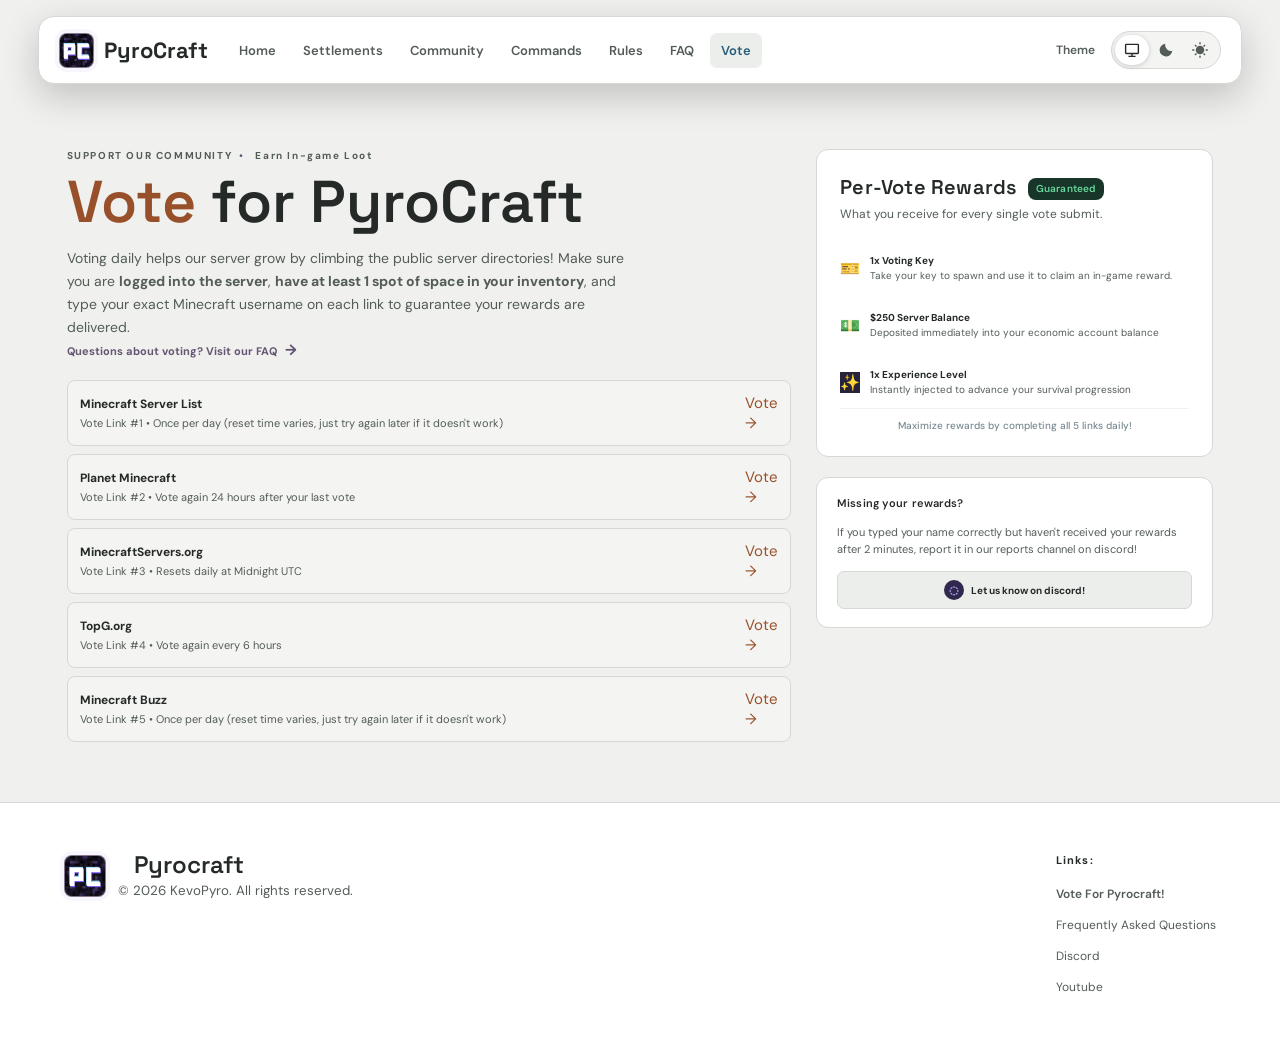
<file: vote/index.html>
<!doctype html>
<html lang="en">
	<head>
		<meta charset="UTF-8" />
		<meta name="viewport" content="width=device-width, initial-scale=1.0" />
		<meta name="theme-color" content="#0b1118" />
		<link rel="icon" type="image/png" href="../assets/logo.png" />
		<title>Vote for PyroCraft | Minecraft Server</title>
		<link rel="preconnect" href="https://fonts.googleapis.com" />
		<link rel="preconnect" href="https://fonts.gstatic.com" crossorigin />
		<link href="https://fonts.googleapis.com/css2?family=DM+Sans:wght@400;500;600;700&family=Space+Grotesk:wght@500;600;700&display=swap" rel="stylesheet" />
		<script src="../theme.js"></script>
		<script src="../animations.js" defer></script>
		<script src="../external-links.js" defer></script>
		<link rel="stylesheet" href="../style.css" />
		<link rel="stylesheet" href="../redesign.css?v=10" />
		<link rel="stylesheet" href="../theme-switch.css" />
	</head>
	<body>
		<div class="app-shell">
			<main class="main-content" id="top">
				<header class="topbar">
					<a class="brand" id="brand-logo" href="../" aria-label="Pyrocraft home"><img class="brand-mark" src="../assets/logo.png" alt="" /><span>PyroCraft</span></a>
					<nav class="site-nav" aria-label="Main"><a href="../">Home</a><a href="../settlements/">Settlements</a><a href="../community/">Community</a><a href="../commands/">Commands</a><a href="../rules/">Rules</a><a href="../faq/">FAQ</a><a href="../vote/" aria-current="page">Vote</a></nav>
					<div class="topbar-actions"><fieldset class="theme-switch"><legend>Theme</legend><div class="theme-options"><label><input type="radio" name="theme" value="system" checked /><span>System</span></label><label><input type="radio" name="theme" value="dark" /><span>Dark</span></label><label><input type="radio" name="theme" value="light" /><span>Light</span></label></div></fieldset></div>
				</header>

				<div class="page-content" id="overview">
					
					<!-- Left Main Voting Column -->
					<div class="main-column">
						<section class="welcome-row" style="align-items: flex-start;">
							<div>
								<p class="eyebrow">SUPPORT OUR COMMUNITY<span>•</span> Earn In-game Loot</p>
								<h1><em>Vote</em> for PyroCraft</h1>
								<p class="welcome-copy">
									Voting daily helps our server grow by climbing the public server directories! 
									Make sure you are <b>logged into the server</b>, <b>have at least 1 spot of space in your inventory</b>, and type your exact Minecraft username on each link to guarantee your rewards are delivered.
								</p>
								<a class="text-link" href="../faq/">Questions about voting? Visit our FAQ <span>→</span></a>
							</div>
						</section>

						<!-- Voting Sites List -->
						<div class="latest-updates">
							<a class="update-preview" data-external-link="voteMinecraftServerList" href="https://minecraft-server-list.com/server/523391/vote/" target="_blank" rel="noreferrer">
								<div>
									<strong>Minecraft Server List</strong>
									<span>Vote Link #1 • Once per day (reset time varies, just try again later if it doesn't work)</span>
								</div>
								<span class="update-arrow">Vote <span>→</span></span>
							</a>

							<a class="update-preview" data-external-link="votePlanetMinecraft" href="https://www.planetminecraft.com/server/pyrocraft-7050614/vote/" target="_blank" rel="noreferrer">
								<div>
									<strong>Planet Minecraft</strong>
									<span>Vote Link #2 • Vote again 24 hours after your last vote</span>
								</div>
								<span class="update-arrow">Vote <span>→</span></span>
							</a>

							<a class="update-preview" data-external-link="voteMinecraftServers" href="https://minecraftservers.org/vote/693258" target="_blank" rel="noreferrer">
								<div>
									<strong>MinecraftServers.org</strong>
									<span>Vote Link #3 • Resets daily at Midnight UTC</span>
								</div>
								<span class="update-arrow">Vote <span>→</span></span>
							</a>

							<a class="update-preview" data-external-link="voteTopG" href="https://topg.org/minecraft-servers/server-686198#vote" target="_blank" rel="noopener">
								<div>
									<strong>TopG.org</strong>
									<span>Vote Link #4 • Vote again every 6 hours</span>
								</div>
								<span class="update-arrow">Vote <span>→</span></span>
							</a>

							<a class="update-preview" data-external-link="voteMinecraftBuzz" href="https://minecraft.buzz/vote/pyrocraft" target="_blank" rel="noreferrer">
								<div>
									<strong>Minecraft Buzz</strong>
									<span>Vote Link #5 • Once per day (reset time varies, just try again later if it doesn't work)</span>
								</div>
								<span class="update-arrow">Vote <span>→</span></span>
							</a>
						</div>
					</div>

					<!-- Right Side Rewards Matrix Column -->
					<aside class="side-column">
						<article class="panel activity-panel">
							<div class="panel-heading">
								<div>
									<h2>
										Per-Vote Rewards
										<span class="count-badge" style="background: #173528; color: #69d99c; width: auto; padding: 0 8px;">Guaranteed</span>
									</h2>
									<p>What you receive for every single vote submit.</p>
								</div>
							</div>

							<!-- Custom implementation matching your activity-list style -->
							<div class="activity-list">
								<div class="player-row">
									<div class="avatar small green-avatar">🎫</div>
									<p><strong>1x Voting Key</strong><br><span>Take your key to spawn and use it to claim an in-game reward.</span></p>
								</div>

								<div class="player-row">
									<div class="avatar small blue-avatar">💵</div>
									<p><strong>$250 Server Balance</strong><br><span>Deposited immediately into your economic account balance</span></p>
								</div>

								<div class="player-row">
									<div class="avatar small" style="background: #28233d; color: var(--purple);">✨</div>
									<p><strong>1x Experience Level</strong><br><span>Instantly injected to advance your survival progression</span></p>
								</div>
							</div>
							
							<div class="plus-more" style="color: #788a91; font-weight: 500;">
								Maximize rewards by completing all 5 links daily!
							</div>
						</article>

						<!-- Help Callout Panel -->
						<article class="community-card">
							<p>Missing your rewards?</p>
							<div style="flex-direction: column; gap: 8px;">
								<span style="color: #788a91; font-size: 11px; line-height: 1.5; display: block; margin-bottom: 6px;">
									If you typed your name correctly but haven't received your rewards after 2 minutes, report it in our reports channel on discord!
								</span>
								<a data-external-link="discordReports" href="https://dc.gg/pyrocraft" target="_blank" rel="noreferrer" style="justify-content: center;">
									<span class="community-icon discord-icon">◌</span>
									Let us know on discord!
								</a>
							</div>
						</article>
					</aside>

				</div>
				<footer class="main-footer">
					<div class="footer-brand">
						<div class="footer-name">
							<img src="../assets/logo.png" class="footer-logo">
							<div>
								<h1>Pyrocraft</h1>
								<small>© 2026 KevoPyro. All rights reserved.</small>
							</div>
						</div>
					</div>
					<span class="spacer"></span>
					<div class="footer-links">
						<h2>Links:</h2>
						<ul>
							<li><a href="../vote/">Vote For Pyrocraft!</a></li>
							<li><a href="../faq/">Frequently Asked Questions</a></li>
							<li><a data-external-link="discord" href="https://dc.gg/pyrocraft" target="_blank" rel="noopener">Discord</a></li>
							<li><a data-external-link="youtube" href="https://youtube.com/@kevopyro" target="_blank" rel="noopener">Youtube</a></li>
						</ul>
					</div>
				</footer>
			</main>
		</div>
	</body>
</html>
</file>
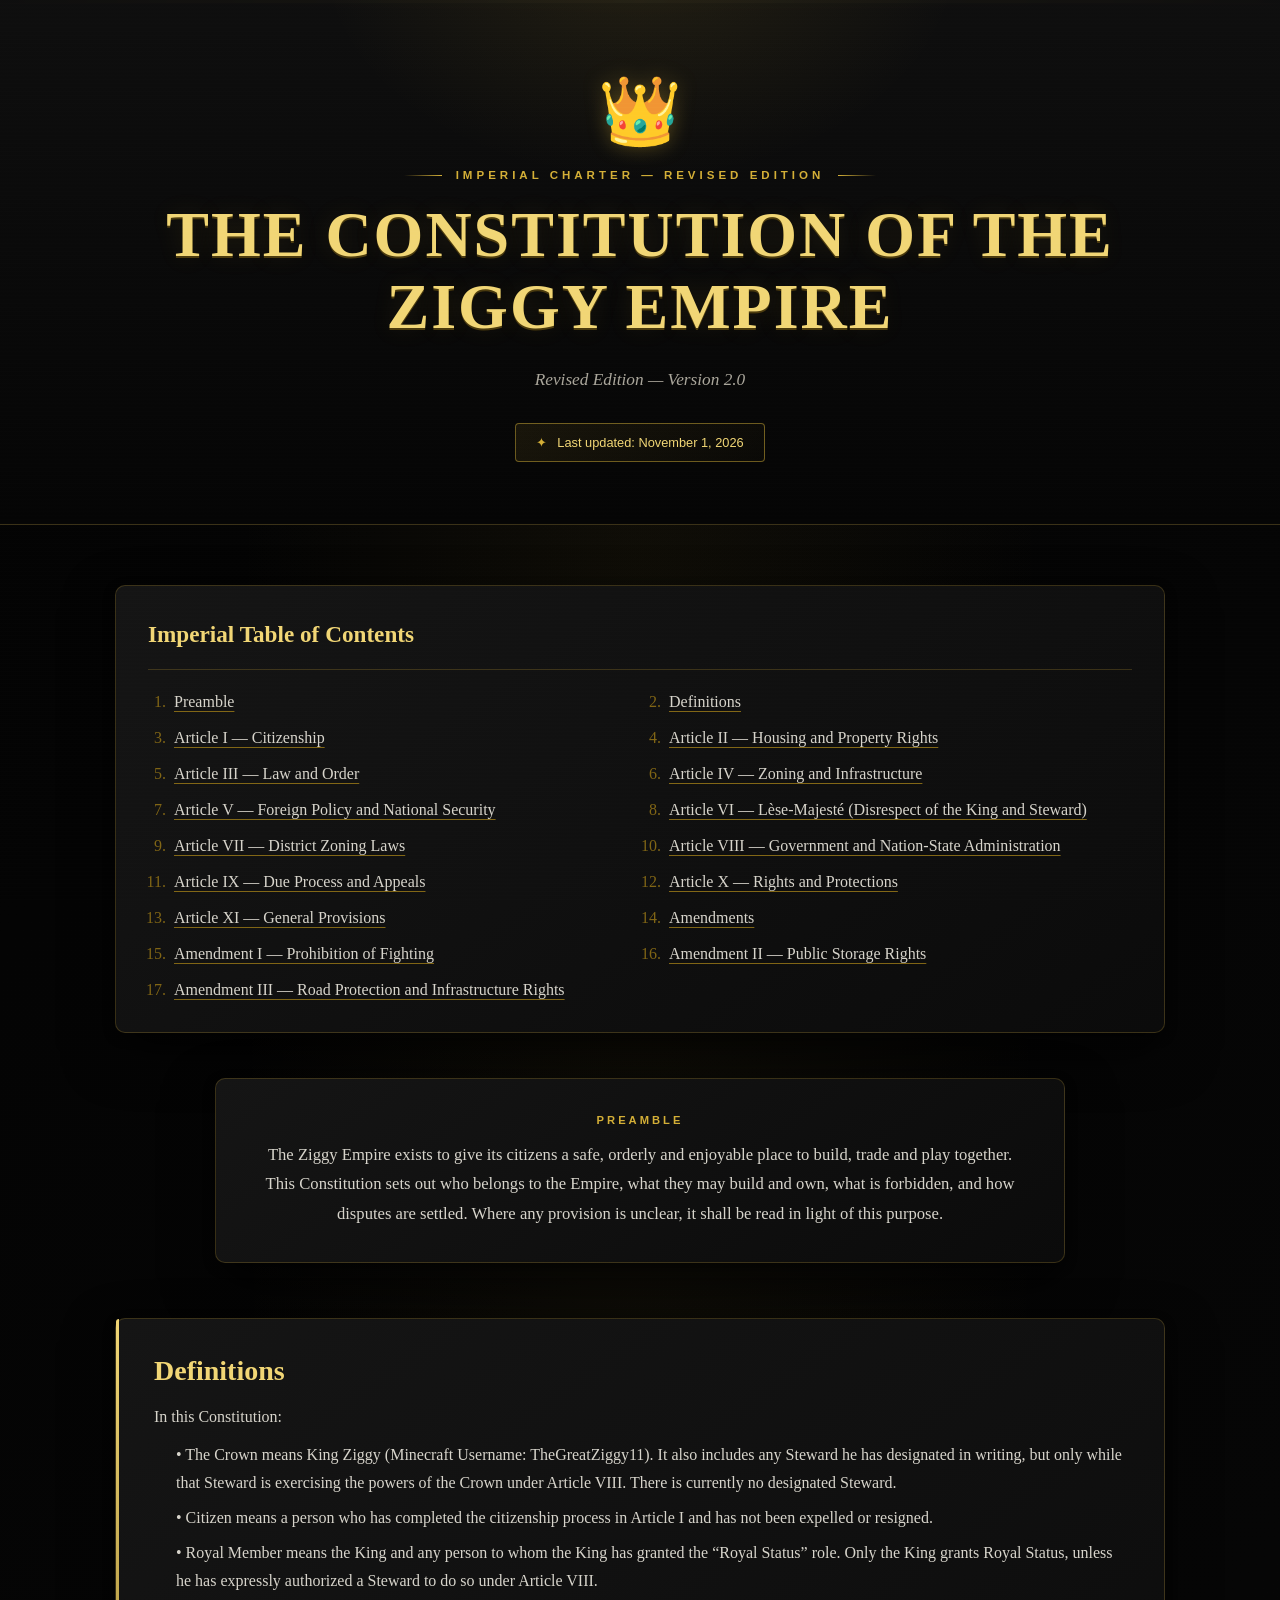
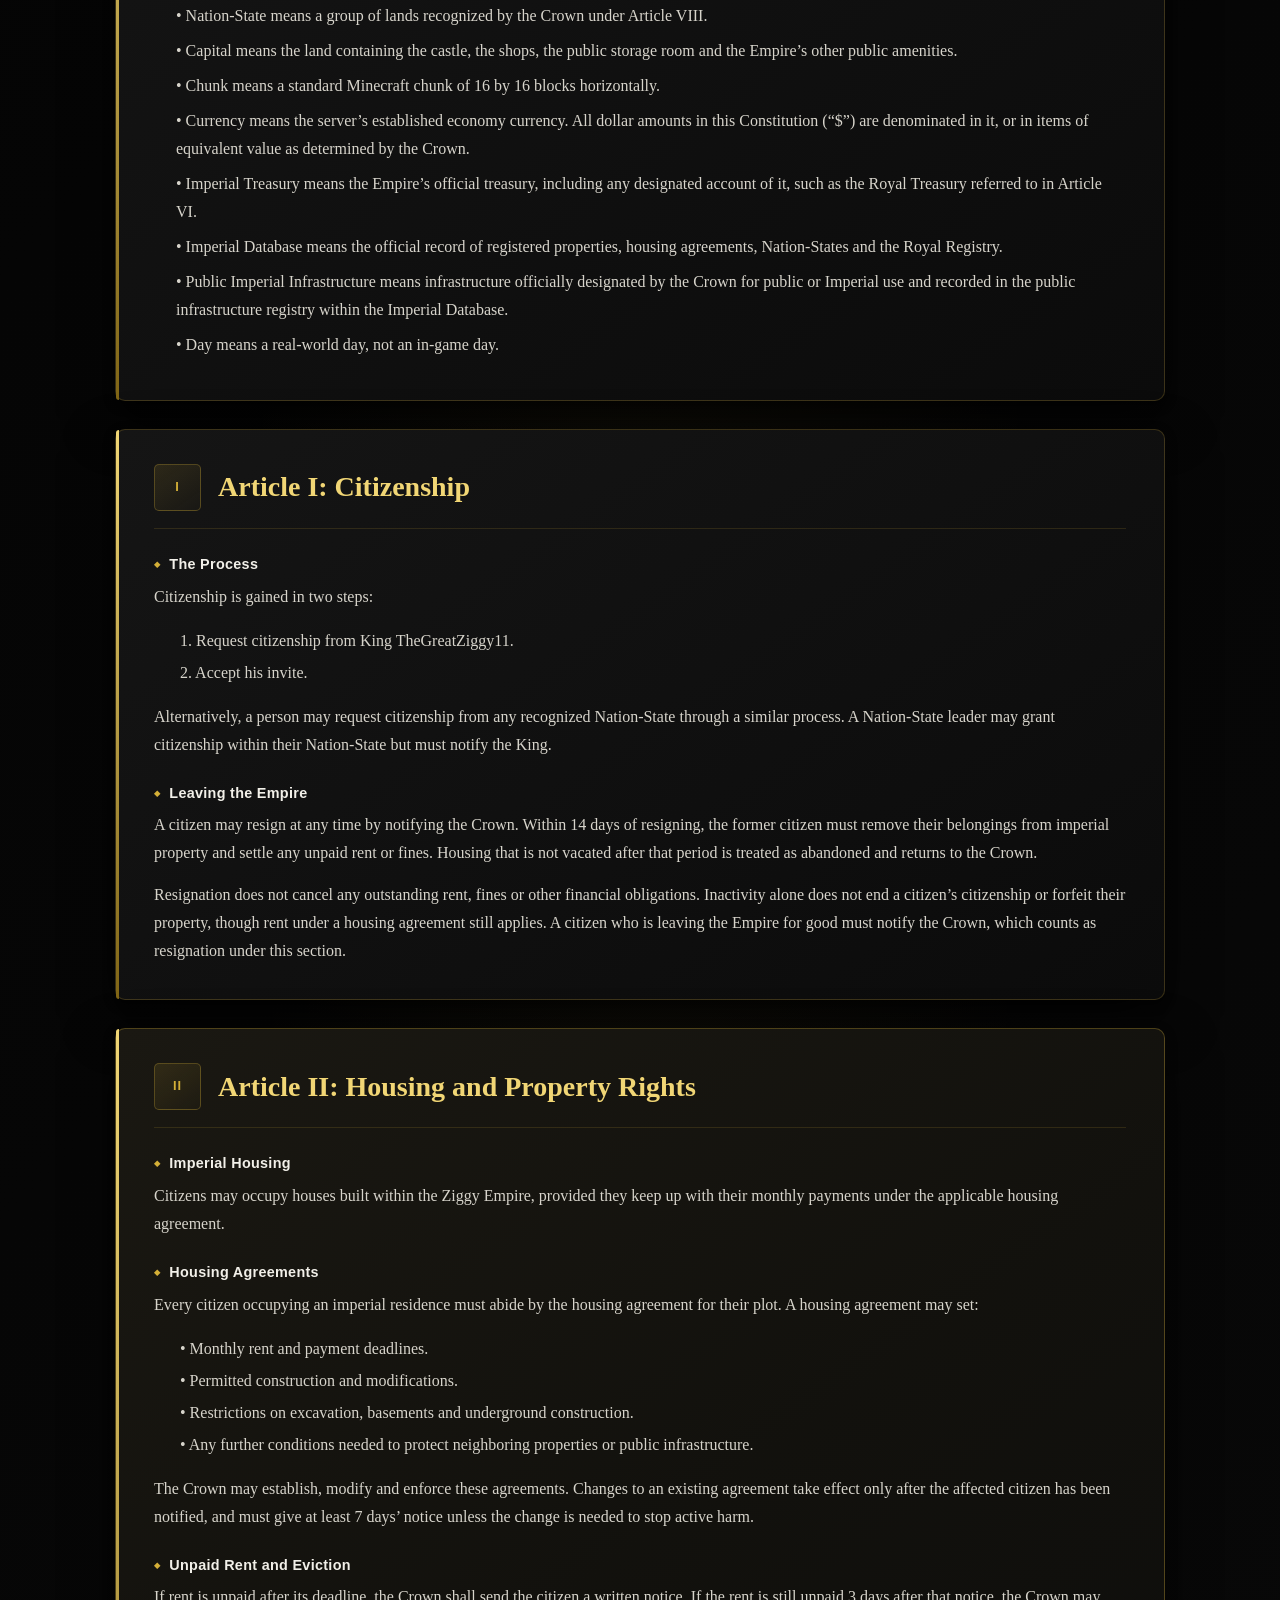
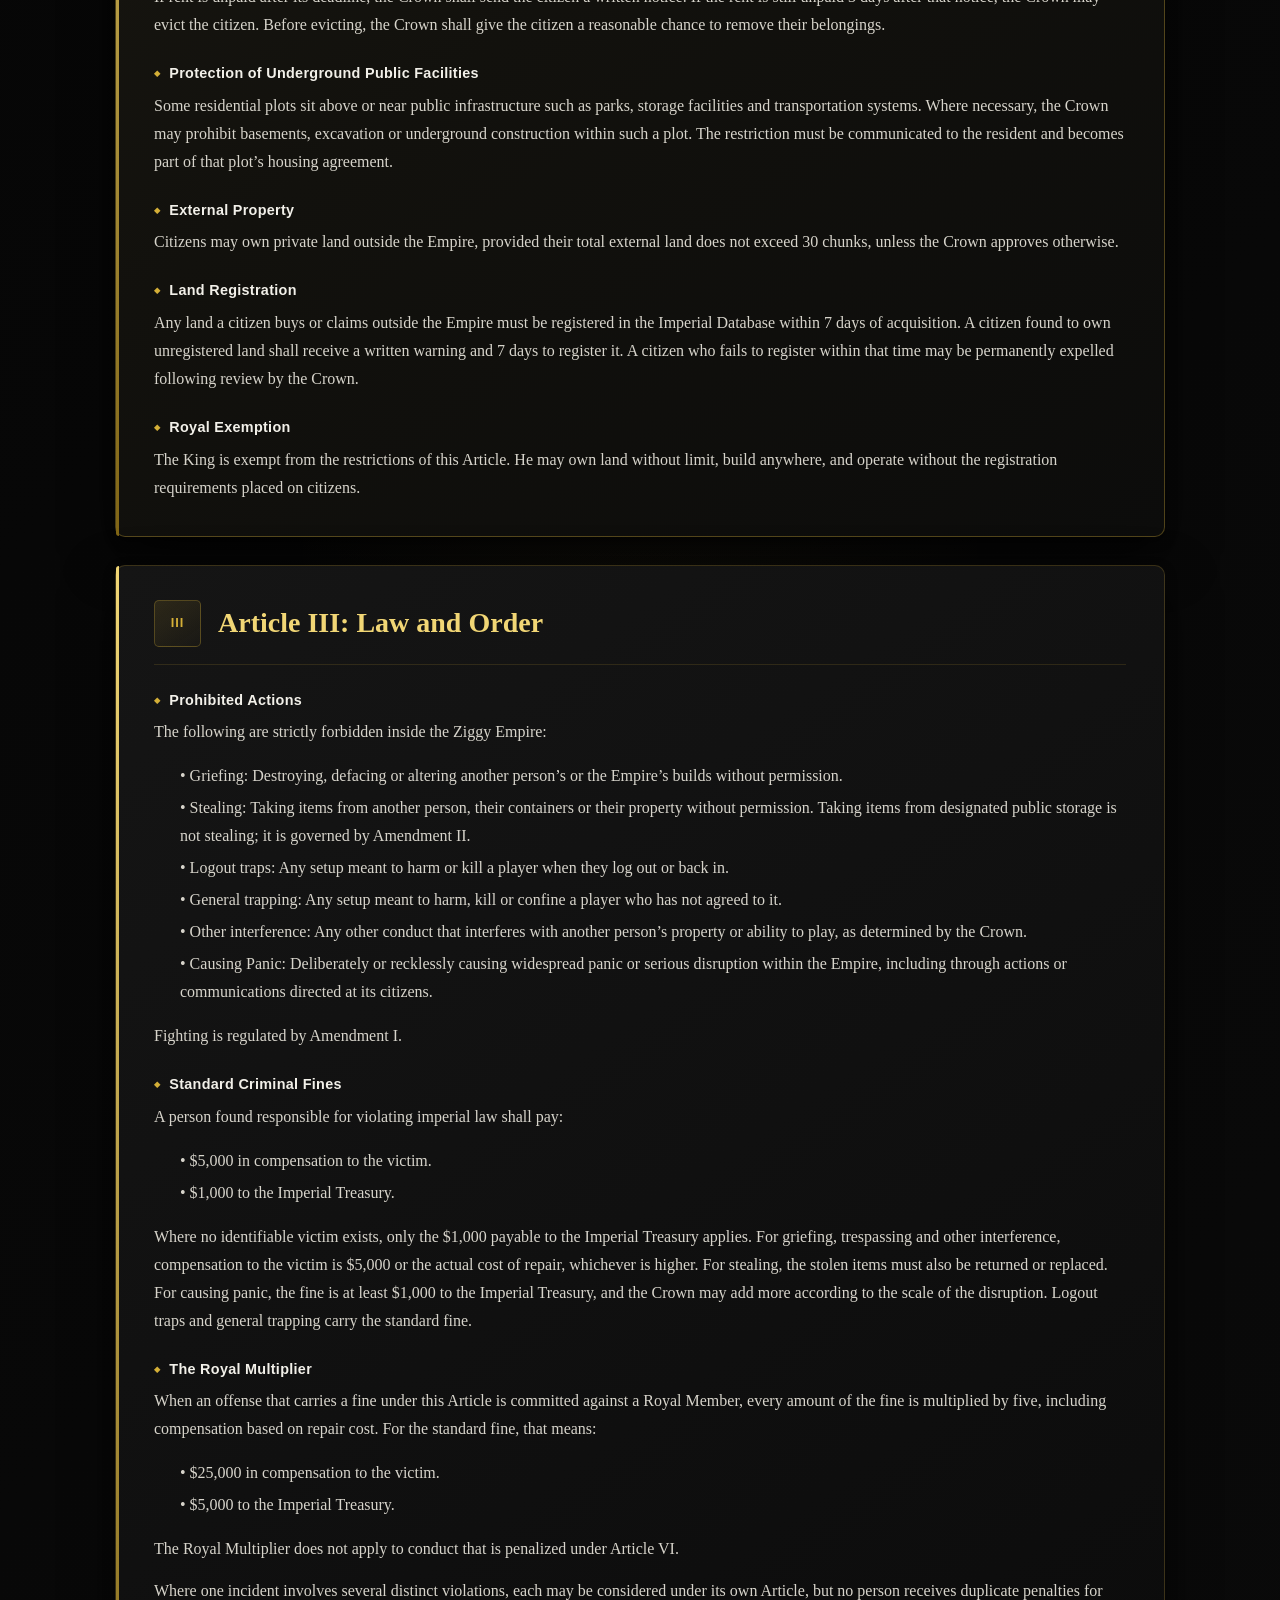
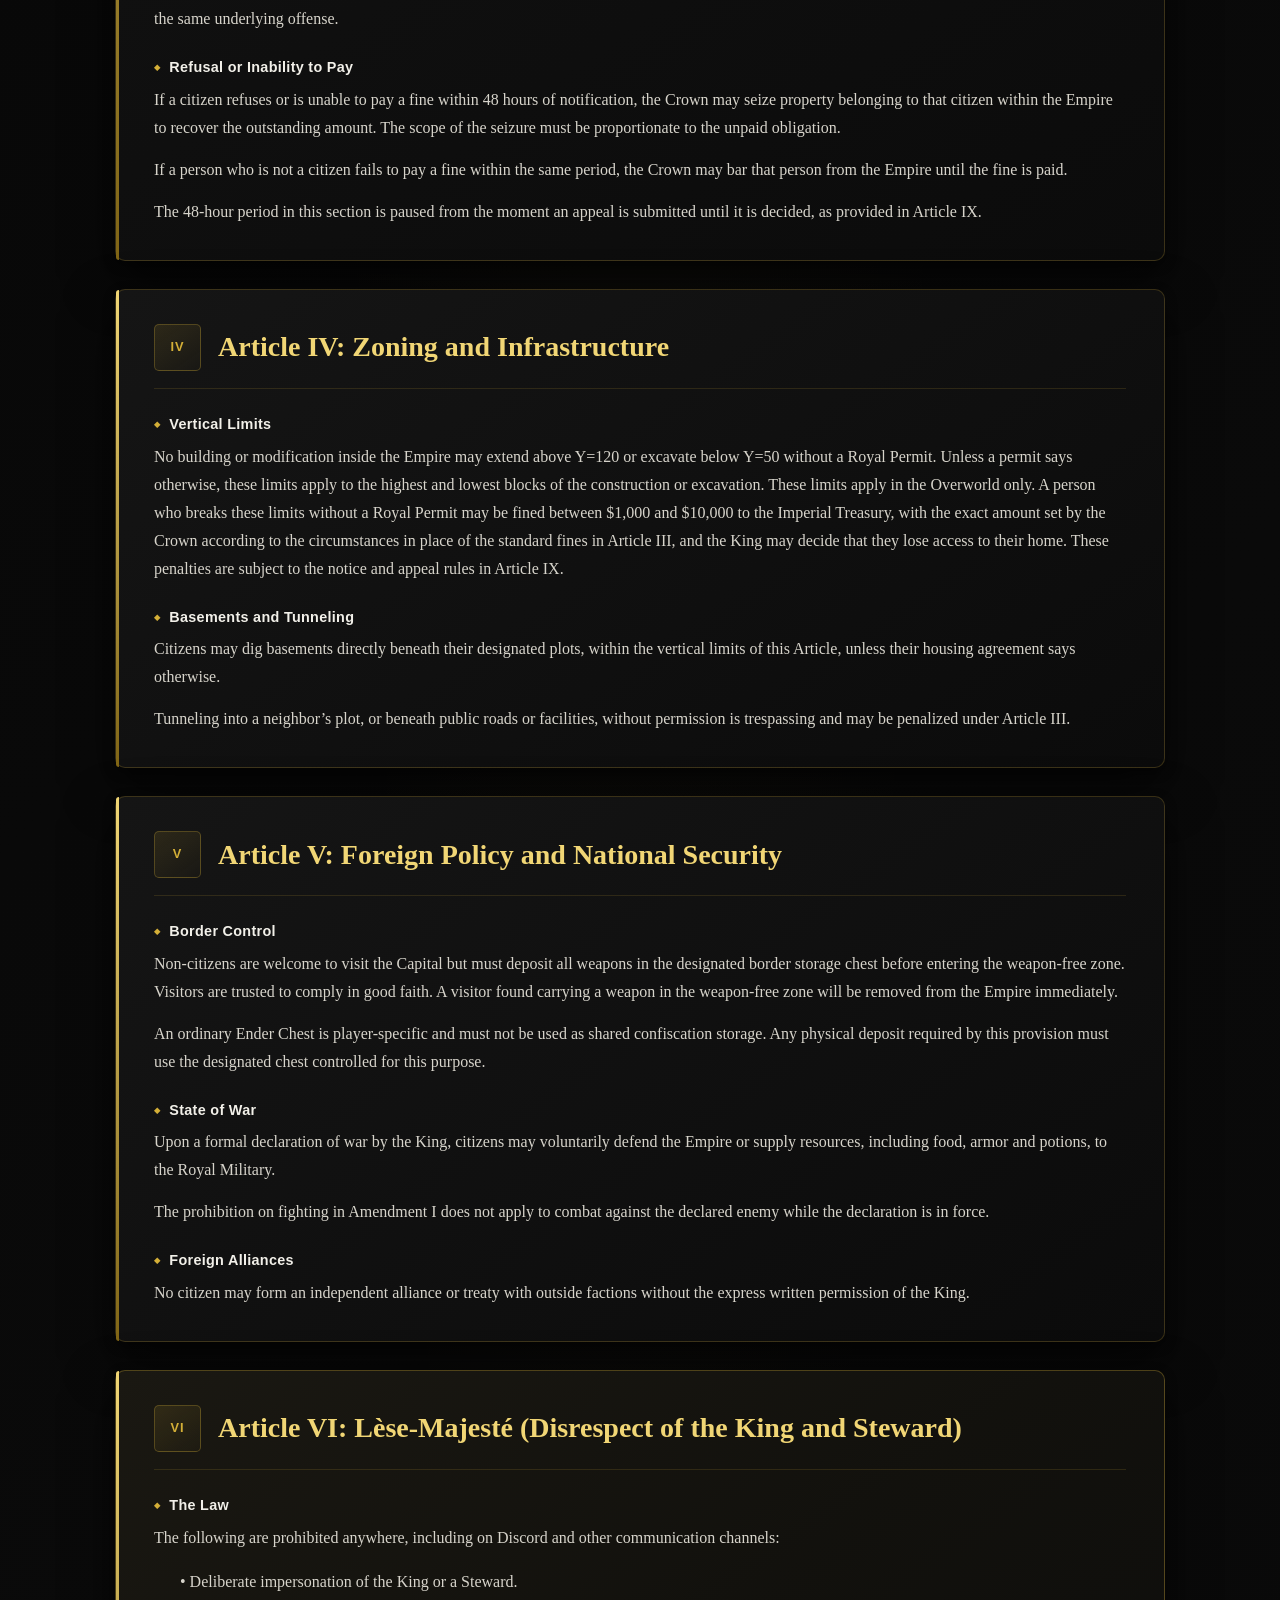
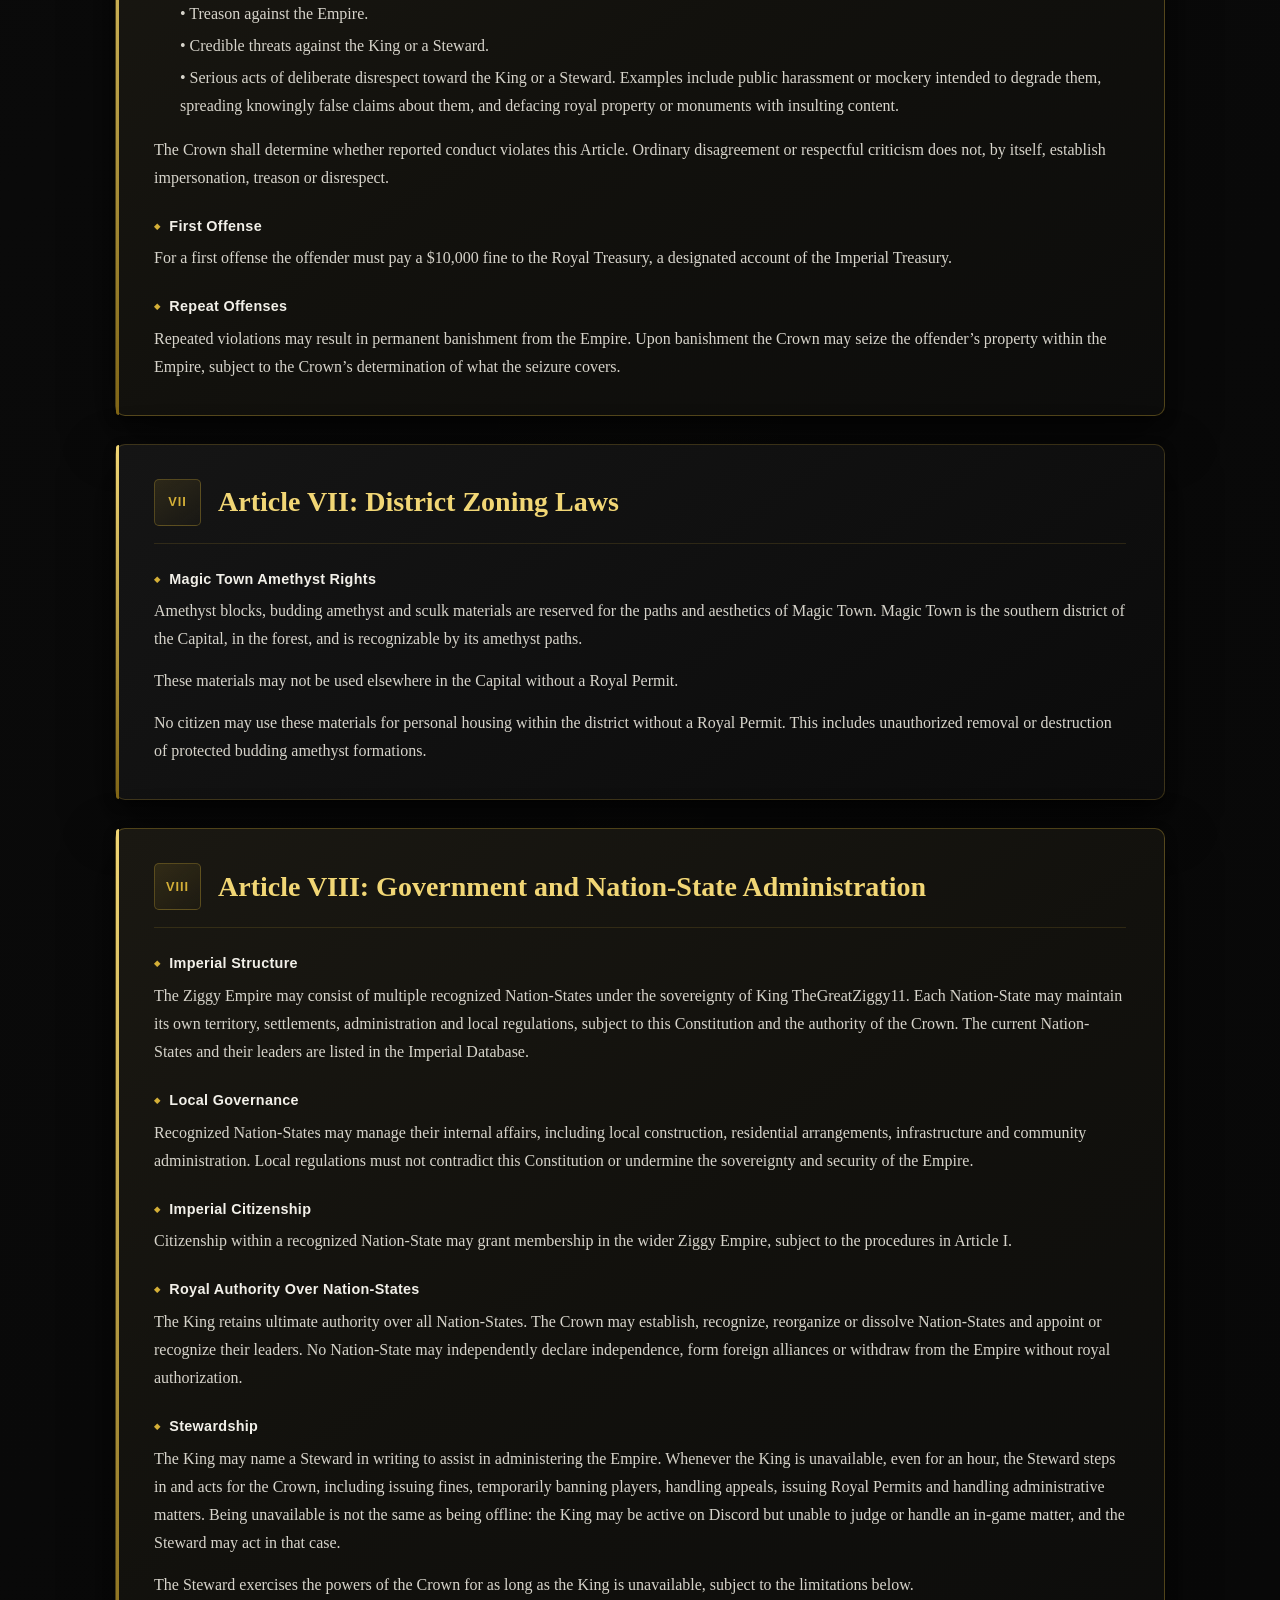
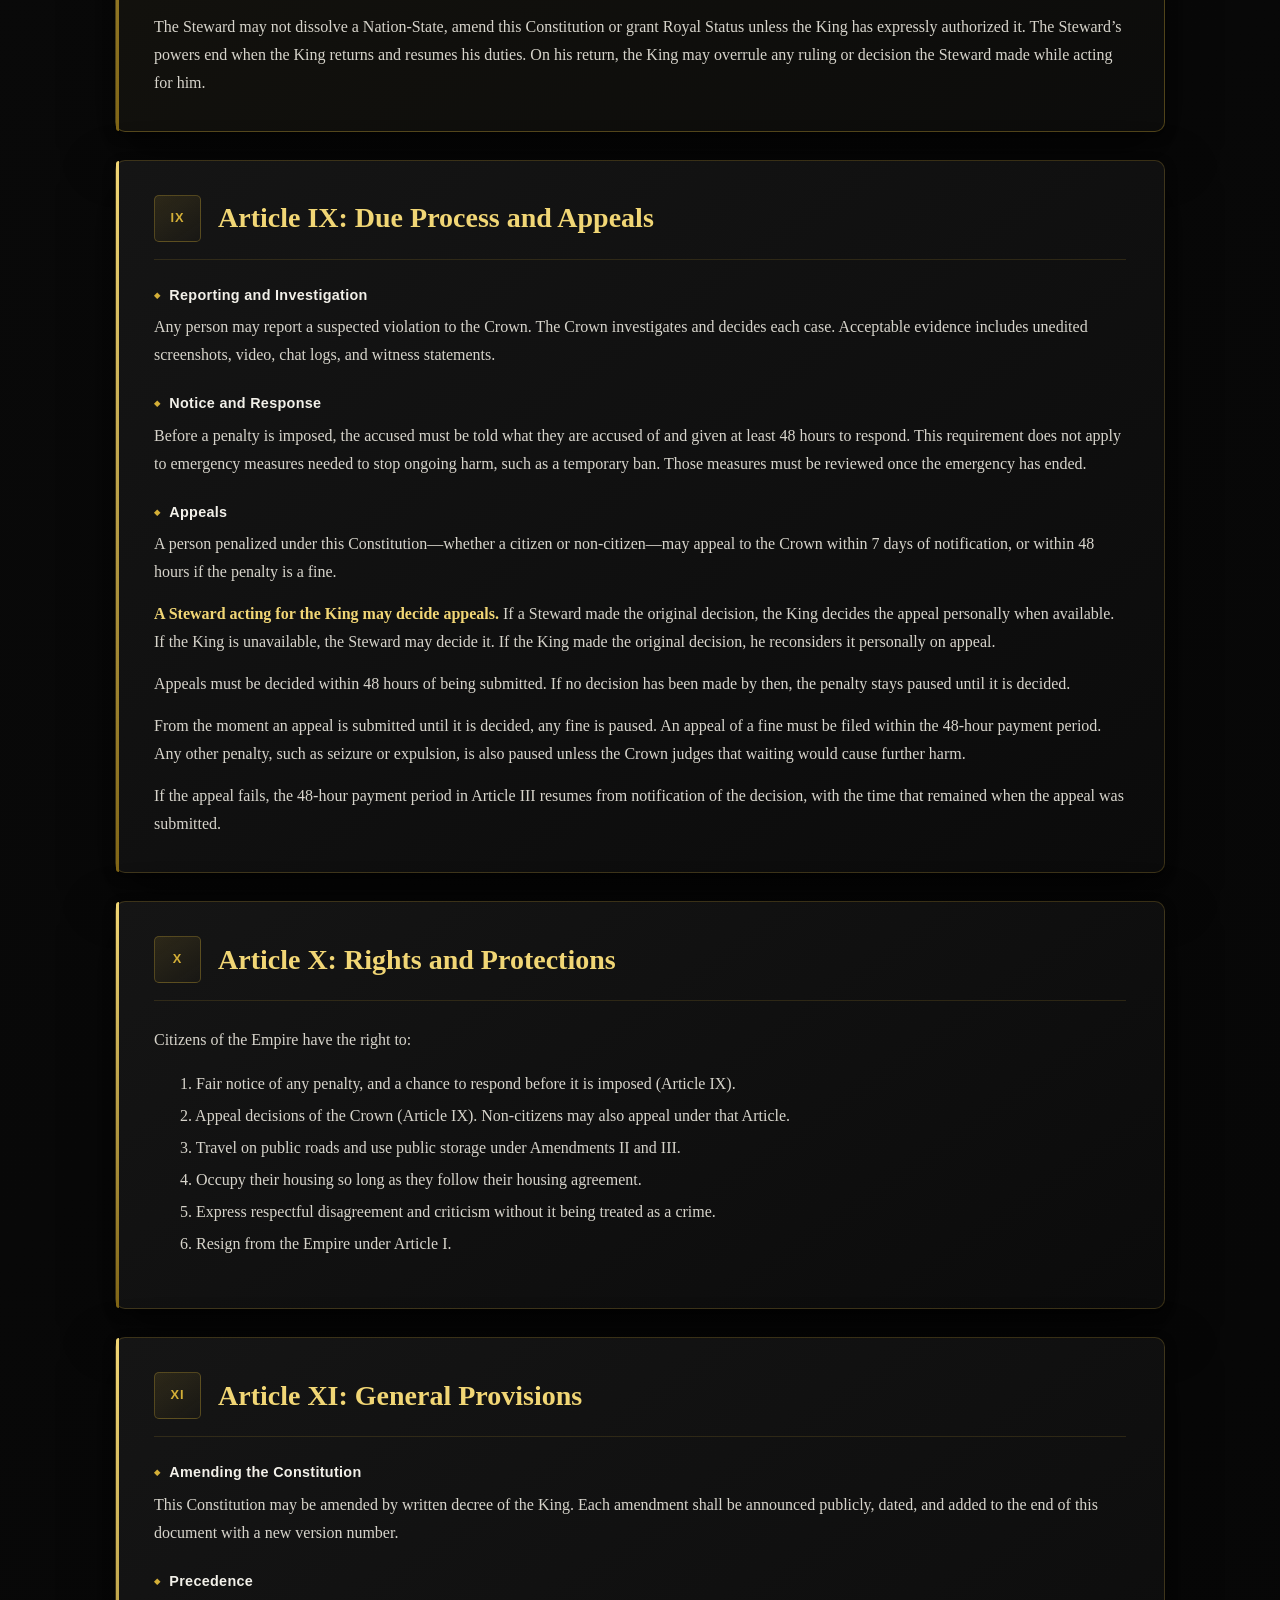
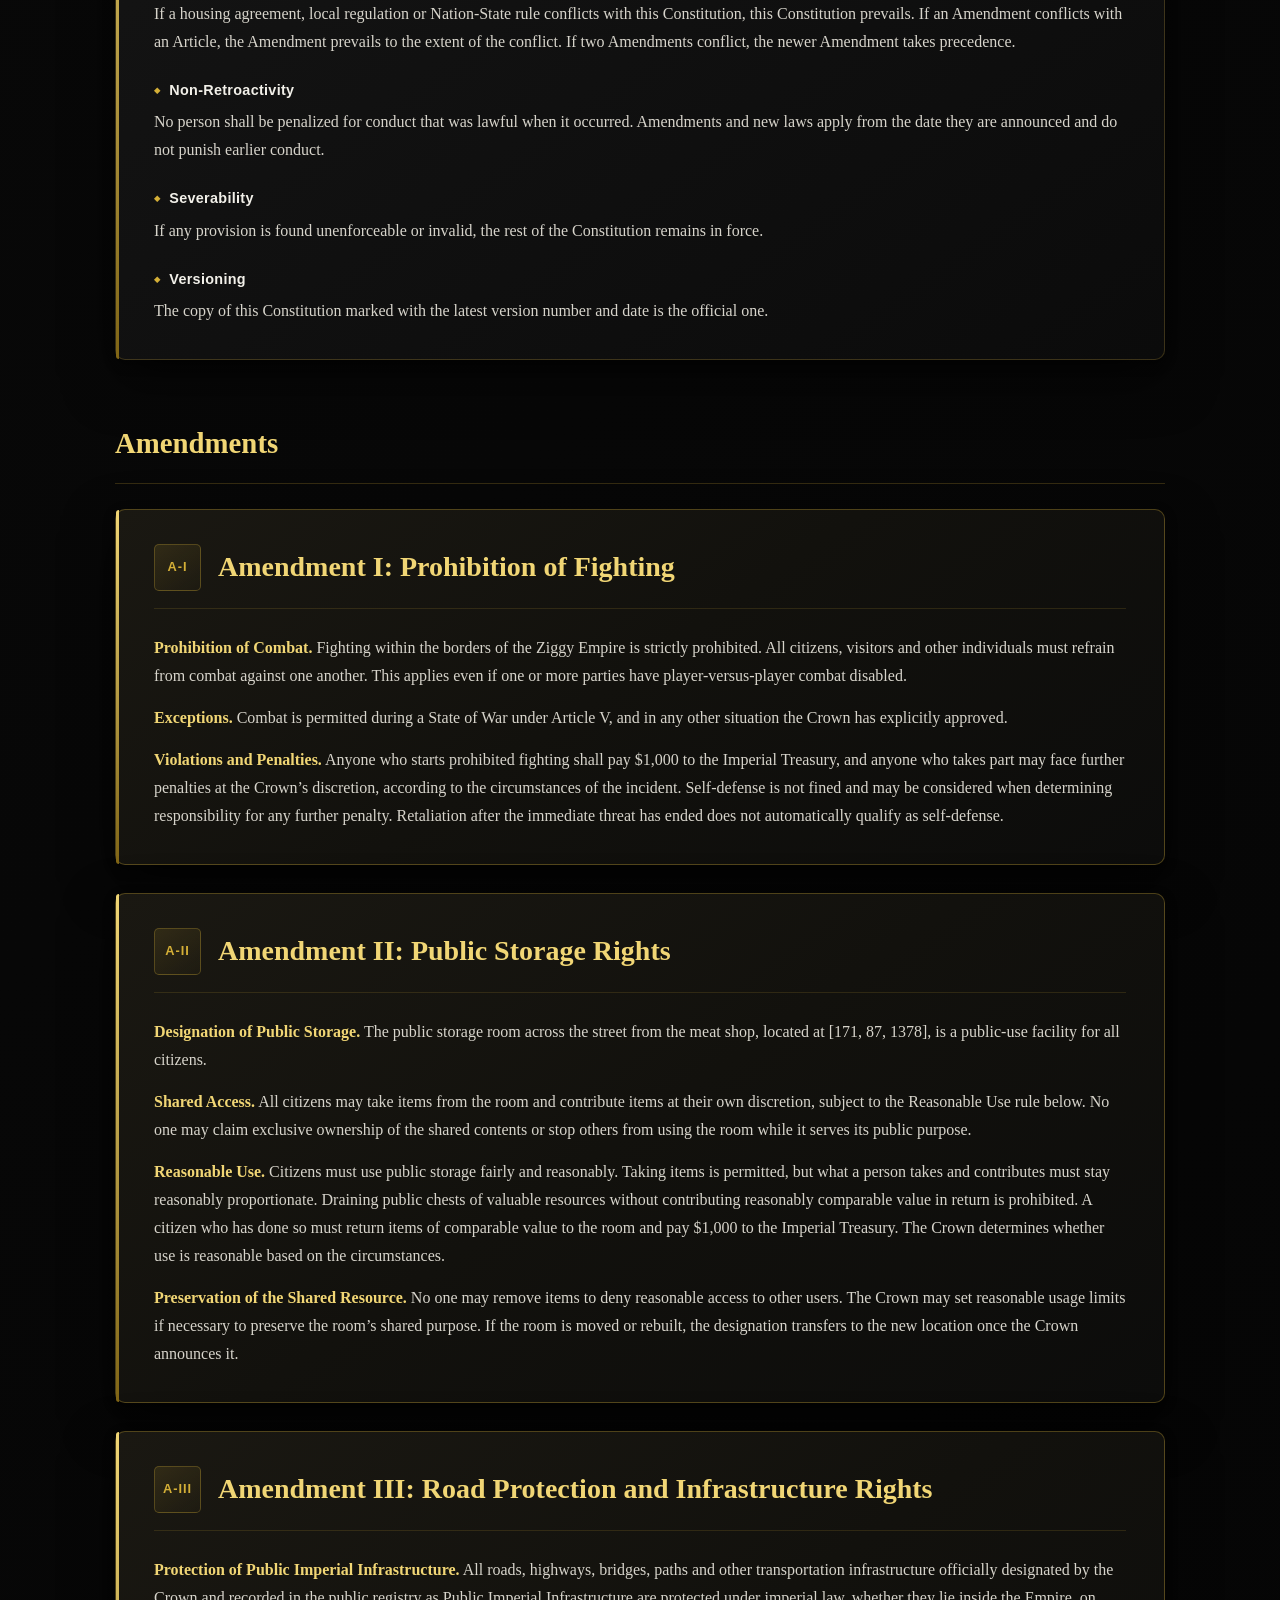
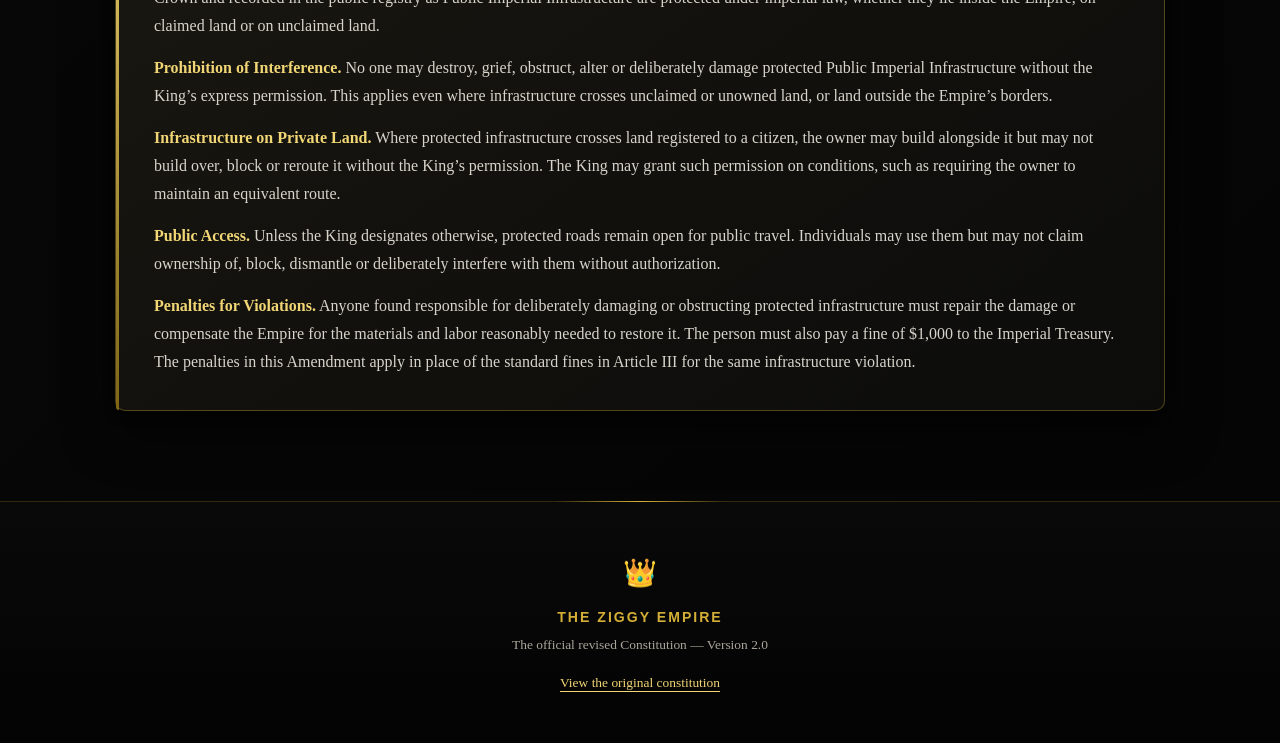
<file: ziggy-empire2/index.html>
<!DOCTYPE html>
<html lang="en">
<head>
    <meta charset="UTF-8">
    <meta name="viewport" content="width=device-width, initial-scale=1">
    <meta name="description" content="The revised Constitution of the Ziggy Empire, version 2.0.">
    <meta name="theme-color" content="#050505">
    <title>The Constitution of the Ziggy Empire — Version 2.0</title>
    <style>
        :root {
            color-scheme: dark;
            --black: #050505;
            --panel: #111;
            --gold: #d4af37;
            --gold-light: #f1d675;
            --gold-bright: #ffe8a0;
            --gold-dark: #806515;
            --red: #9e2929;
            --white: #f2f0e9;
            --text: #d7d4cb;
            --muted: #aaa69b;
            --border: rgba(212, 175, 55, .22);
            --border-strong: rgba(212, 175, 55, .48);
            --radius: 10px;
            --shadow: 0 20px 50px rgba(0, 0, 0, .55), 0 4px 12px rgba(0, 0, 0, .35);
        }
        *, *::before, *::after { box-sizing: border-box; }
        html { scroll-behavior: smooth; scroll-padding-top: 24px; }
        body {
            min-width: 320px;
            min-height: 100vh;
            margin: 0;
            background: radial-gradient(ellipse at top, rgba(212, 175, 55, .055), transparent 45%), linear-gradient(135deg, #030303, #0a0a0a 50%, #050505);
            color: var(--text);
            font: 16px/1.75 Georgia, "Times New Roman", serif;
            overflow-wrap: break-word;
        }
        body::before {
            content: "";
            position: fixed;
            inset: 0;
            z-index: 10;
            pointer-events: none;
            opacity: .018;
            background: repeating-linear-gradient(0deg, #fff 0, #fff 1px, transparent 1px, transparent 4px);
            mix-blend-mode: overlay;
        }
        ::selection { background: rgba(212, 175, 55, .3); color: #fff; }
        a { color: var(--gold-light); text-underline-offset: 4px; }
        a:hover { color: var(--gold-bright); }
        a:focus-visible { outline: 2px solid var(--gold-bright); outline-offset: 5px; }
        p { margin: 0 0 14px; }
        p:last-child { margin-bottom: 0; }
        strong { color: var(--gold-light); }
        .imperial-line {
            position: absolute; inset: 0 0 auto; height: 3px;
            background: linear-gradient(90deg, transparent, var(--gold-dark) 15%, var(--gold-light) 50%, var(--gold-dark) 85%, transparent);
            box-shadow: 0 0 12px rgba(212, 175, 55, .35);
        }
        .site-header {
            position: relative; overflow: hidden; padding: 78px 20px 62px; text-align: center;
            border-bottom: 1px solid var(--border);
            background: linear-gradient(rgba(15, 15, 15, .97), rgba(5, 5, 5, .99));
        }
        .site-header::before {
            content: ""; position: absolute; top: -300px; left: 50%; width: min(700px, 120vw); height: 500px;
            transform: translateX(-50%); pointer-events: none;
            background: radial-gradient(ellipse, rgba(212, 175, 55, .1), transparent 65%);
        }
        .header-content { position: relative; max-width: 1100px; margin-inline: auto; }
        .crown { margin-bottom: 22px; font-size: 4.2rem; line-height: 1; filter: drop-shadow(0 0 10px rgba(212, 175, 55, .35)); }
        .eyebrow {
            display: flex; justify-content: center; align-items: center; gap: 14px; margin: 0 0 16px;
            color: var(--gold); font: 700 .72rem/1.4 "Trebuchet MS", Arial, sans-serif; letter-spacing: 4px; text-transform: uppercase;
        }
        .eyebrow::before, .eyebrow::after { content: ""; width: 38px; height: 1px; background: linear-gradient(90deg, transparent, var(--gold)); }
        .eyebrow::after { background: linear-gradient(90deg, var(--gold), transparent); }
        h1 {
            max-width: 1050px; margin: 0 auto; color: var(--gold-light);
            font-size: clamp(2.1rem, 5vw, 4.6rem); line-height: 1.12; letter-spacing: 2px; text-transform: uppercase;
            text-shadow: 0 2px 0 #4a3a0e, 0 0 25px rgba(212, 175, 55, .12);
        }
        .subtitle { max-width: 680px; margin: 22px auto 0; color: var(--muted); font-size: 1.08rem; font-style: italic; }
        .decree {
            display: inline-flex; align-items: center; gap: 10px; max-width: 100%; margin-top: 28px; padding: 9px 20px;
            color: var(--gold-light); background: linear-gradient(135deg, rgba(212, 175, 55, .09), rgba(212, 175, 55, .025));
            border: 1px solid var(--border-strong); border-radius: 4px; font: .8rem/1.5 "Trebuchet MS", Arial, sans-serif;
        }
        .decree::before { content: "✦"; flex-shrink: 0; color: var(--gold); }
        main { width: min(1050px, 92%); margin: 60px auto 90px; }
        .contents, .preamble-box, .article, .definitions {
            background: linear-gradient(145deg, #151515, #0b0b0b); border: 1px solid var(--border); border-radius: var(--radius); box-shadow: var(--shadow);
        }
        .contents { margin-bottom: 45px; padding: 28px 32px; }
        .contents h2 { margin: 0 0 18px; padding-bottom: 14px; color: var(--gold-light); font-size: 1.45rem; border-bottom: 1px solid var(--border); }
        .contents ol { display: grid; grid-template-columns: repeat(2, minmax(0, 1fr)); gap: 8px 28px; margin: 0; padding-left: 22px; color: var(--gold); }
        .contents li { padding-left: 4px; }
        .contents li::marker { color: var(--gold-dark); }
        .contents a { color: var(--text); text-decoration-color: var(--gold-dark); text-decoration-thickness: 1px; }
        .contents a:hover { color: var(--gold-light); }
        .preamble-box { max-width: 850px; margin: 0 auto 55px; padding: 34px 38px; text-align: center; }
        .preamble-box h2 { margin: 0 0 12px; color: var(--gold); font: 700 .7rem/1.4 "Trebuchet MS", Arial, sans-serif; letter-spacing: 3px; text-transform: uppercase; }
        .preamble { font-size: 1.04rem; }
        .definitions { position: relative; margin-bottom: 28px; padding: 34px 38px; scroll-margin-top: 20px; }
        .article { position: relative; margin-bottom: 28px; padding: 34px 38px; scroll-margin-top: 20px; }
        .article::before, .definitions::before { content: ""; position: absolute; inset: 0 auto 0 0; width: 3px; background: linear-gradient(to bottom, var(--gold-light), var(--gold-dark)); border-radius: var(--radius) 0 0 var(--radius); }
        .article-header { display: flex; align-items: center; gap: 17px; margin-bottom: 25px; padding-bottom: 17px; border-bottom: 1px solid rgba(212, 175, 55, .15); }
        .article-number {
            display: grid; place-items: center; flex-shrink: 0; width: 47px; height: 47px; color: var(--gold);
            background: linear-gradient(145deg, rgba(212, 175, 55, .13), rgba(212, 175, 55, .025));
            border: 1px solid rgba(212, 175, 55, .3); border-radius: 5px;
            font: 700 .8rem/1 "Trebuchet MS", Arial, sans-serif; letter-spacing: 1px;
        }
        .article h2, .definitions h2 { margin: 0; color: var(--gold-light); font-size: clamp(1.3rem, 3vw, 1.75rem); line-height: 1.3; }
        .article h3 { margin: 24px 0 7px; color: var(--white); font: 700 .9rem/1.5 "Trebuchet MS", Arial, sans-serif; letter-spacing: .3px; }
        .article h3::before { content: "◆"; margin-right: 9px; color: var(--gold); font-size: .48rem; vertical-align: 2px; }
        .article h3:first-of-type { margin-top: 0; }
        .article .constitution-list { margin: 0 0 14px; padding-left: 22px; list-style: none; }
        .article .constitution-list li { padding: 2px 0 2px 4px; }
        .article .constitution-list li::marker { color: var(--gold-dark); }
        .definitions h2 { margin-bottom: 14px; }
        .definitions p { margin-bottom: 10px; }
        .definitions .constitution-list { margin: 0; padding-left: 22px; list-style: none; }
        .definitions .constitution-list li { margin: 7px 0; }
        .definitions .constitution-list li::marker { color: var(--gold-dark); }
        .royal { background: linear-gradient(145deg, #1a1812, #12110d 48%, #0c0c0b); border-color: rgba(212, 175, 55, .32); }
        .amendments-heading { margin: 58px 0 25px; padding-bottom: 14px; color: var(--gold-light); font-size: 1.8rem; border-bottom: 1px solid var(--border); scroll-margin-top: 20px; }
        .site-footer { position: relative; padding: 48px 20px; text-align: center; border-top: 1px solid var(--border); background: linear-gradient(to bottom, #090909, #030303); }
        .site-footer::before { content: ""; position: absolute; top: -1px; left: 50%; width: 170px; height: 1px; transform: translateX(-50%); background: linear-gradient(90deg, transparent, var(--gold), transparent); }
        .crown-small { margin-bottom: 10px; font-size: 1.7rem; }
        .footer-title { display: block; color: var(--gold); font: 700 .88rem/1.5 "Trebuchet MS", Arial, sans-serif; letter-spacing: 2px; text-transform: uppercase; }
        .footer-message { margin-top: 5px; color: var(--muted); font-size: .84rem; }
        @media (hover: hover) and (pointer: fine) {
            .article { transition: transform .25s ease, border-color .25s ease, box-shadow .25s ease; }
            .article:hover { transform: translateY(-3px); border-color: var(--border-strong); box-shadow: 0 25px 60px rgba(0, 0, 0, .65), 0 0 25px rgba(212, 175, 55, .035); }
        }
        @media (max-width: 700px) {
            .site-header { padding: 65px 18px 48px; }
            .crown { font-size: 3.5rem; }
            h1 { letter-spacing: 1px; }
            .subtitle { font-size: .98rem; }
            .decree { padding: 9px 13px; font-size: .74rem; }
            main { width: 94%; margin-top: 42px; }
            .contents { padding: 24px 22px; }
            .contents ol { grid-template-columns: 1fr; gap: 6px; }
            .preamble-box { margin-bottom: 42px; padding: 29px 23px; }
            .definitions, .article { margin-bottom: 23px; padding: 27px 23px; }
            .article-header { align-items: flex-start; gap: 13px; }
            .article-number { width: 42px; height: 42px; font-size: .7rem; }
            .article h2, .definitions h2 { font-size: 1.3rem; }
        }
        @media (max-width: 420px) {
            .eyebrow { gap: 9px; font-size: .65rem; letter-spacing: 2px; }
            .eyebrow::before, .eyebrow::after { width: 20px; }
            .article, .definitions { padding: 23px 18px; }
            .article-header { gap: 10px; }
            .article-number { width: 36px; height: 36px; }
        }
        @media (prefers-reduced-motion: reduce) {
            html { scroll-behavior: auto; }
            *, *::before, *::after { animation: none !important; transition: none !important; }
        }
        @media print {
            :root { color-scheme: light; }
            body { min-width: 0; background: #fff; color: #222; font-size: 11pt; }
            body::before, .imperial-line, .site-header::before { display: none; }
            .site-header, .site-footer { background: #fff; color: #222; }
            .site-header { padding: 25px 0; }
            h1, .article h2, .definitions h2, .article h3, strong, .footer-title { color: #222; text-shadow: none; }
            main { width: 100%; margin: 20px 0; }
            .contents, .preamble-box, .definitions, .article { background: #fff; color: #222; box-shadow: none; border: 1px solid #bbb; break-inside: avoid; }
            .article { margin-bottom: 16px; padding: 20px; }
            .contents a { color: #222; text-decoration: none; }
            .site-footer { border-top: 1px solid #bbb; }
            .footer-message, .subtitle { color: #444; }
        }
    </style>
</head>
<body>
    <div class="imperial-line" aria-hidden="true"></div>
    <header class="site-header">
        <div class="header-content">
            <div class="crown" aria-hidden="true">👑</div>
            <p class="eyebrow">Imperial Charter — Revised Edition</p>
            <h1>The Constitution of the Ziggy Empire</h1>
            <p class="subtitle">
Revised Edition — Version 2.0
</p>
            <p class="decree">
Last updated: November 1, 2026
</p>
        </div>
    </header>
    <main>
        <nav class="contents" aria-labelledby="contents-heading">
            <h2 id="contents-heading">Imperial Table of Contents</h2>
            <ol>
<li><a href="#preamble">Preamble</a></li>
<li><a href="#definitions">Definitions</a></li>
<li><a href="#article-i">Article I — Citizenship</a></li>
<li><a href="#article-ii">Article II — Housing and Property Rights</a></li>
<li><a href="#article-iii">Article III — Law and Order</a></li>
<li><a href="#article-iv">Article IV — Zoning and Infrastructure</a></li>
<li><a href="#article-v">Article V — Foreign Policy and National Security</a></li>
<li><a href="#article-vi">Article VI — Lèse-Majesté (Disrespect of the King and Steward)</a></li>
<li><a href="#article-vii">Article VII — District Zoning Laws</a></li>
<li><a href="#article-viii">Article VIII — Government and Nation-State Administration</a></li>
<li><a href="#article-ix">Article IX — Due Process and Appeals</a></li>
<li><a href="#article-x">Article X — Rights and Protections</a></li>
<li><a href="#article-xi">Article XI — General Provisions</a></li>
<li><a href="#amendments">Amendments</a></li>
<li><a href="#amendment-i">Amendment I — Prohibition of Fighting</a></li>
<li><a href="#amendment-ii">Amendment II — Public Storage Rights</a></li>
<li><a href="#amendment-iii">Amendment III — Road Protection and Infrastructure Rights</a></li>
</ol>
        </nav>
        <section class="preamble-box" id="preamble" aria-labelledby="preamble-heading">
            <h2 id="preamble-heading">Preamble</h2>
            <p class="preamble">
The Ziggy Empire exists to give its citizens a safe, orderly and enjoyable place to build, trade and play together. This Constitution sets out who belongs to the Empire, what they may build and own, what is forbidden, and how disputes are settled. Where any provision is unclear, it shall be read in light of this purpose.
</p>
        </section>
        <section class="definitions" id="definitions" aria-labelledby="definitions-heading">
            <h2 id="definitions-heading">Definitions</h2>
            <p>In this Constitution:</p>
            <ul class="constitution-list">
<li>• The Crown means King Ziggy (Minecraft Username: TheGreatZiggy11). It also includes any Steward he has designated in writing, but only while that Steward is exercising the powers of the Crown under Article VIII. There is currently no designated Steward.</li>
<li>• Citizen means a person who has completed the citizenship process in Article I and has not been expelled or resigned.</li>
<li>• Royal Member means the King and any person to whom the King has granted the “Royal Status” role. Only the King grants Royal Status, unless he has expressly authorized a Steward to do so under Article VIII.</li>
<li>• Nation-State means a group of lands recognized by the Crown under Article VIII.</li>
<li>• Capital means the land containing the castle, the shops, the public storage room and the Empire’s other public amenities.</li>
<li>• Chunk means a standard Minecraft chunk of 16 by 16 blocks horizontally.</li>
<li>• Currency means the server’s established economy currency. All dollar amounts in this Constitution (“$”) are denominated in it, or in items of equivalent value as determined by the Crown.</li>
<li>• Imperial Treasury means the Empire’s official treasury, including any designated account of it, such as the Royal Treasury referred to in Article VI.</li>
<li>• Imperial Database means the official record of registered properties, housing agreements, Nation-States and the Royal Registry.</li>
<li>• Public Imperial Infrastructure means infrastructure officially designated by the Crown for public or Imperial use and recorded in the public infrastructure registry within the Imperial Database.</li>
<li>• Day means a real-world day, not an in-game day.</li>
</ul>
        </section>
<section class="article" id="article-i" aria-labelledby="heading-article-i">
            <header class="article-header">
                <div class="article-number" aria-hidden="true">I</div>
                <h2 id="heading-article-i">Article I: Citizenship</h2>
            </header>
            <h3>The Process</h3>
<p>Citizenship is gained in two steps:</p>
<ol class="constitution-list">
<li>1. Request citizenship from King TheGreatZiggy11.</li>
<li>2. Accept his invite.</li>
</ol>
<p>Alternatively, a person may request citizenship from any recognized Nation-State through a similar process. A Nation-State leader may grant citizenship within their Nation-State but must notify the King.</p>
<h3>Leaving the Empire</h3>
<p>A citizen may resign at any time by notifying the Crown. Within 14 days of resigning, the former citizen must remove their belongings from imperial property and settle any unpaid rent or fines. Housing that is not vacated after that period is treated as abandoned and returns to the Crown.</p>
<p>Resignation does not cancel any outstanding rent, fines or other financial obligations. Inactivity alone does not end a citizen’s citizenship or forfeit their property, though rent under a housing agreement still applies. A citizen who is leaving the Empire for good must notify the Crown, which counts as resignation under this section.</p>
        </section>
<section class="article royal" id="article-ii" aria-labelledby="heading-article-ii">
            <header class="article-header">
                <div class="article-number" aria-hidden="true">II</div>
                <h2 id="heading-article-ii">Article II: Housing and Property Rights</h2>
            </header>
            <h3>Imperial Housing</h3>
<p>Citizens may occupy houses built within the Ziggy Empire, provided they keep up with their monthly payments under the applicable housing agreement.</p>
<h3>Housing Agreements</h3>
<p>Every citizen occupying an imperial residence must abide by the housing agreement for their plot. A housing agreement may set:</p>
<ul class="constitution-list">
<li>• Monthly rent and payment deadlines.</li>
<li>• Permitted construction and modifications.</li>
<li>• Restrictions on excavation, basements and underground construction.</li>
<li>• Any further conditions needed to protect neighboring properties or public infrastructure.</li>
</ul>
<p>The Crown may establish, modify and enforce these agreements. Changes to an existing agreement take effect only after the affected citizen has been notified, and must give at least 7 days’ notice unless the change is needed to stop active harm.</p>
<h3>Unpaid Rent and Eviction</h3>
<p>If rent is unpaid after its deadline, the Crown shall send the citizen a written notice. If the rent is still unpaid 3 days after that notice, the Crown may evict the citizen. Before evicting, the Crown shall give the citizen a reasonable chance to remove their belongings.</p>
<h3>Protection of Underground Public Facilities</h3>
<p>Some residential plots sit above or near public infrastructure such as parks, storage facilities and transportation systems. Where necessary, the Crown may prohibit basements, excavation or underground construction within such a plot. The restriction must be communicated to the resident and becomes part of that plot’s housing agreement.</p>
<h3>External Property</h3>
<p>Citizens may own private land outside the Empire, provided their total external land does not exceed 30 chunks, unless the Crown approves otherwise.</p>
<h3>Land Registration</h3>
<p>Any land a citizen buys or claims outside the Empire must be registered in the Imperial Database within 7 days of acquisition. A citizen found to own unregistered land shall receive a written warning and 7 days to register it. A citizen who fails to register within that time may be permanently expelled following review by the Crown.</p>
<h3>Royal Exemption</h3>
<p>The King is exempt from the restrictions of this Article. He may own land without limit, build anywhere, and operate without the registration requirements placed on citizens.</p>
        </section>
<section class="article" id="article-iii" aria-labelledby="heading-article-iii">
            <header class="article-header">
                <div class="article-number" aria-hidden="true">III</div>
                <h2 id="heading-article-iii">Article III: Law and Order</h2>
            </header>
            <h3>Prohibited Actions</h3>
<p>The following are strictly forbidden inside the Ziggy Empire:</p>
<ul class="constitution-list">
<li>• Griefing: Destroying, defacing or altering another person’s or the Empire’s builds without permission.</li>
<li>• Stealing: Taking items from another person, their containers or their property without permission. Taking items from designated public storage is not stealing; it is governed by Amendment II.</li>
<li>• Logout traps: Any setup meant to harm or kill a player when they log out or back in.</li>
<li>• General trapping: Any setup meant to harm, kill or confine a player who has not agreed to it.</li>
<li>• Other interference: Any other conduct that interferes with another person’s property or ability to play, as determined by the Crown.</li>
<li>• Causing Panic: Deliberately or recklessly causing widespread panic or serious disruption within the Empire, including through actions or communications directed at its citizens.</li>
</ul>
<p>Fighting is regulated by Amendment I.</p>
<h3>Standard Criminal Fines</h3>
<p>A person found responsible for violating imperial law shall pay:</p>
<ul class="constitution-list">
<li>• $5,000 in compensation to the victim.</li>
<li>• $1,000 to the Imperial Treasury.</li>
</ul>
<p>Where no identifiable victim exists, only the $1,000 payable to the Imperial Treasury applies. For griefing, trespassing and other interference, compensation to the victim is $5,000 or the actual cost of repair, whichever is higher. For stealing, the stolen items must also be returned or replaced. For causing panic, the fine is at least $1,000 to the Imperial Treasury, and the Crown may add more according to the scale of the disruption. Logout traps and general trapping carry the standard fine.</p>
<h3>The Royal Multiplier</h3>
<p>When an offense that carries a fine under this Article is committed against a Royal Member, every amount of the fine is multiplied by five, including compensation based on repair cost. For the standard fine, that means:</p>
<ul class="constitution-list">
<li>• $25,000 in compensation to the victim.</li>
<li>• $5,000 to the Imperial Treasury.</li>
</ul>
<p>The Royal Multiplier does not apply to conduct that is penalized under Article VI.</p>
<p>Where one incident involves several distinct violations, each may be considered under its own Article, but no person receives duplicate penalties for the same underlying offense.</p>
<h3>Refusal or Inability to Pay</h3>
<p>If a citizen refuses or is unable to pay a fine within 48 hours of notification, the Crown may seize property belonging to that citizen within the Empire to recover the outstanding amount. The scope of the seizure must be proportionate to the unpaid obligation.</p>
<p>If a person who is not a citizen fails to pay a fine within the same period, the Crown may bar that person from the Empire until the fine is paid.</p>
<p>The 48-hour period in this section is paused from the moment an appeal is submitted until it is decided, as provided in Article IX.</p>
        </section>
<section class="article" id="article-iv" aria-labelledby="heading-article-iv">
            <header class="article-header">
                <div class="article-number" aria-hidden="true">IV</div>
                <h2 id="heading-article-iv">Article IV: Zoning and Infrastructure</h2>
            </header>
            <h3>Vertical Limits</h3>
<p>No building or modification inside the Empire may extend above Y=120 or excavate below Y=50 without a Royal Permit. Unless a permit says otherwise, these limits apply to the highest and lowest blocks of the construction or excavation. These limits apply in the Overworld only. A person who breaks these limits without a Royal Permit may be fined between $1,000 and $10,000 to the Imperial Treasury, with the exact amount set by the Crown according to the circumstances in place of the standard fines in Article III, and the King may decide that they lose access to their home. These penalties are subject to the notice and appeal rules in Article IX.</p>
<h3>Basements and Tunneling</h3>
<p>Citizens may dig basements directly beneath their designated plots, within the vertical limits of this Article, unless their housing agreement says otherwise.</p>
<p>Tunneling into a neighbor’s plot, or beneath public roads or facilities, without permission is trespassing and may be penalized under Article III.</p>
        </section>
<section class="article" id="article-v" aria-labelledby="heading-article-v">
            <header class="article-header">
                <div class="article-number" aria-hidden="true">V</div>
                <h2 id="heading-article-v">Article V: Foreign Policy and National Security</h2>
            </header>
            <h3>Border Control</h3>
<p>Non-citizens are welcome to visit the Capital but must deposit all weapons in the designated border storage chest before entering the weapon-free zone. Visitors are trusted to comply in good faith. A visitor found carrying a weapon in the weapon-free zone will be removed from the Empire immediately.</p>
<p>An ordinary Ender Chest is player-specific and must not be used as shared confiscation storage. Any physical deposit required by this provision must use the designated chest controlled for this purpose.</p>
<h3>State of War</h3>
<p>Upon a formal declaration of war by the King, citizens may voluntarily defend the Empire or supply resources, including food, armor and potions, to the Royal Military.</p>
<p>The prohibition on fighting in Amendment I does not apply to combat against the declared enemy while the declaration is in force.</p>
<h3>Foreign Alliances</h3>
<p>No citizen may form an independent alliance or treaty with outside factions without the express written permission of the King.</p>
        </section>
<section class="article royal" id="article-vi" aria-labelledby="heading-article-vi">
            <header class="article-header">
                <div class="article-number" aria-hidden="true">VI</div>
                <h2 id="heading-article-vi">Article VI: Lèse-Majesté (Disrespect of the King and Steward)</h2>
            </header>
            <h3>The Law</h3>
<p>The following are prohibited anywhere, including on Discord and other communication channels:</p>
<ul class="constitution-list">
<li>• Deliberate impersonation of the King or a Steward.</li>
<li>• Treason against the Empire.</li>
<li>• Credible threats against the King or a Steward.</li>
<li>• Serious acts of deliberate disrespect toward the King or a Steward. Examples include public harassment or mockery intended to degrade them, spreading knowingly false claims about them, and defacing royal property or monuments with insulting content.</li>
</ul>
<p>The Crown shall determine whether reported conduct violates this Article. Ordinary disagreement or respectful criticism does not, by itself, establish impersonation, treason or disrespect.</p>
<h3>First Offense</h3>
<p>For a first offense the offender must pay a $10,000 fine to the Royal Treasury, a designated account of the Imperial Treasury.</p>
<h3>Repeat Offenses</h3>
<p>Repeated violations may result in permanent banishment from the Empire. Upon banishment the Crown may seize the offender’s property within the Empire, subject to the Crown’s determination of what the seizure covers.</p>
        </section>
<section class="article" id="article-vii" aria-labelledby="heading-article-vii">
            <header class="article-header">
                <div class="article-number" aria-hidden="true">VII</div>
                <h2 id="heading-article-vii">Article VII: District Zoning Laws</h2>
            </header>
            <h3>Magic Town Amethyst Rights</h3>
<p>Amethyst blocks, budding amethyst and sculk materials are reserved for the paths and aesthetics of Magic Town. Magic Town is the southern district of the Capital, in the forest, and is recognizable by its amethyst paths.</p>
<p>These materials may not be used elsewhere in the Capital without a Royal Permit.</p>
<p>No citizen may use these materials for personal housing within the district without a Royal Permit. This includes unauthorized removal or destruction of protected budding amethyst formations.</p>
        </section>
<section class="article royal" id="article-viii" aria-labelledby="heading-article-viii">
            <header class="article-header">
                <div class="article-number" aria-hidden="true">VIII</div>
                <h2 id="heading-article-viii">Article VIII: Government and Nation-State Administration</h2>
            </header>
            <h3>Imperial Structure</h3>
<p>The Ziggy Empire may consist of multiple recognized Nation-States under the sovereignty of King TheGreatZiggy11. Each Nation-State may maintain its own territory, settlements, administration and local regulations, subject to this Constitution and the authority of the Crown. The current Nation-States and their leaders are listed in the Imperial Database.</p>
<h3>Local Governance</h3>
<p>Recognized Nation-States may manage their internal affairs, including local construction, residential arrangements, infrastructure and community administration. Local regulations must not contradict this Constitution or undermine the sovereignty and security of the Empire.</p>
<h3>Imperial Citizenship</h3>
<p>Citizenship within a recognized Nation-State may grant membership in the wider Ziggy Empire, subject to the procedures in Article I.</p>
<h3>Royal Authority Over Nation-States</h3>
<p>The King retains ultimate authority over all Nation-States. The Crown may establish, recognize, reorganize or dissolve Nation-States and appoint or recognize their leaders. No Nation-State may independently declare independence, form foreign alliances or withdraw from the Empire without royal authorization.</p>
<h3>Stewardship</h3>
<p>The King may name a Steward in writing to assist in administering the Empire. Whenever the King is unavailable, even for an hour, the Steward steps in and acts for the Crown, including issuing fines, temporarily banning players, handling appeals, issuing Royal Permits and handling administrative matters. Being unavailable is not the same as being offline: the King may be active on Discord but unable to judge or handle an in-game matter, and the Steward may act in that case.</p>
<p>The Steward exercises the powers of the Crown for as long as the King is unavailable, subject to the limitations below.</p>
<p>The Steward may not dissolve a Nation-State, amend this Constitution or grant Royal Status unless the King has expressly authorized it. The Steward’s powers end when the King returns and resumes his duties. On his return, the King may overrule any ruling or decision the Steward made while acting for him.</p>
        </section>
<section class="article" id="article-ix" aria-labelledby="heading-article-ix">
            <header class="article-header">
                <div class="article-number" aria-hidden="true">IX</div>
                <h2 id="heading-article-ix">Article IX: Due Process and Appeals</h2>
            </header>
            <h3>Reporting and Investigation</h3>
<p>Any person may report a suspected violation to the Crown. The Crown investigates and decides each case. Acceptable evidence includes unedited screenshots, video, chat logs, and witness statements.</p>
<h3>Notice and Response</h3>
<p>Before a penalty is imposed, the accused must be told what they are accused of and given at least 48 hours to respond. This requirement does not apply to emergency measures needed to stop ongoing harm, such as a temporary ban. Those measures must be reviewed once the emergency has ended.</p>
<h3>Appeals</h3>
<p>A person penalized under this Constitution—whether a citizen or non-citizen—may appeal to the Crown within 7 days of notification, or within 48 hours if the penalty is a fine.</p>
<p><strong>A Steward acting for the King may decide appeals.</strong> If a Steward made the original decision, the King decides the appeal personally when available. If the King is unavailable, the Steward may decide it. If the King made the original decision, he reconsiders it personally on appeal.</p>
<p>Appeals must be decided within 48 hours of being submitted. If no decision has been made by then, the penalty stays paused until it is decided.</p>
<p>From the moment an appeal is submitted until it is decided, any fine is paused. An appeal of a fine must be filed within the 48-hour payment period. Any other penalty, such as seizure or expulsion, is also paused unless the Crown judges that waiting would cause further harm.</p>
<p>If the appeal fails, the 48-hour payment period in Article III resumes from notification of the decision, with the time that remained when the appeal was submitted.</p>
        </section>
<section class="article" id="article-x" aria-labelledby="heading-article-x">
            <header class="article-header">
                <div class="article-number" aria-hidden="true">X</div>
                <h2 id="heading-article-x">Article X: Rights and Protections</h2>
            </header>
            <p>Citizens of the Empire have the right to:</p>
<ol class="constitution-list">
<li>1. Fair notice of any penalty, and a chance to respond before it is imposed (Article IX).</li>
<li>2. Appeal decisions of the Crown (Article IX). Non-citizens may also appeal under that Article.</li>
<li>3. Travel on public roads and use public storage under Amendments II and III.</li>
<li>4. Occupy their housing so long as they follow their housing agreement.</li>
<li>5. Express respectful disagreement and criticism without it being treated as a crime.</li>
<li>6. Resign from the Empire under Article I.</li>
</ol>
        </section>
<section class="article" id="article-xi" aria-labelledby="heading-article-xi">
            <header class="article-header">
                <div class="article-number" aria-hidden="true">XI</div>
                <h2 id="heading-article-xi">Article XI: General Provisions</h2>
            </header>
            <h3>Amending the Constitution</h3>
<p>This Constitution may be amended by written decree of the King. Each amendment shall be announced publicly, dated, and added to the end of this document with a new version number.</p>
<h3>Precedence</h3>
<p>If a housing agreement, local regulation or Nation-State rule conflicts with this Constitution, this Constitution prevails. If an Amendment conflicts with an Article, the Amendment prevails to the extent of the conflict. If two Amendments conflict, the newer Amendment takes precedence.</p>
<h3>Non-Retroactivity</h3>
<p>No person shall be penalized for conduct that was lawful when it occurred. Amendments and new laws apply from the date they are announced and do not punish earlier conduct.</p>
<h3>Severability</h3>
<p>If any provision is found unenforceable or invalid, the rest of the Constitution remains in force.</p>
<h3>Versioning</h3>
<p>The copy of this Constitution marked with the latest version number and date is the official one.</p>
        </section>
<h2 class="amendments-heading" id="amendments">Amendments</h2>
<section class="article royal" id="amendment-i" aria-labelledby="heading-amendment-i">
            <header class="article-header">
                <div class="article-number" aria-hidden="true">A-I</div>
                <h2 id="heading-amendment-i">Amendment I: Prohibition of Fighting</h2>
            </header>
            <p><strong>Prohibition of Combat.</strong> Fighting within the borders of the Ziggy Empire is strictly prohibited. All citizens, visitors and other individuals must refrain from combat against one another. This applies even if one or more parties have player-versus-player combat disabled.</p>
<p><strong>Exceptions.</strong> Combat is permitted during a State of War under Article V, and in any other situation the Crown has explicitly approved.</p>
<p><strong>Violations and Penalties.</strong> Anyone who starts prohibited fighting shall pay $1,000 to the Imperial Treasury, and anyone who takes part may face further penalties at the Crown’s discretion, according to the circumstances of the incident. Self-defense is not fined and may be considered when determining responsibility for any further penalty. Retaliation after the immediate threat has ended does not automatically qualify as self-defense.</p>
        </section>
<section class="article royal" id="amendment-ii" aria-labelledby="heading-amendment-ii">
            <header class="article-header">
                <div class="article-number" aria-hidden="true">A-II</div>
                <h2 id="heading-amendment-ii">Amendment II: Public Storage Rights</h2>
            </header>
            <p><strong>Designation of Public Storage.</strong> The public storage room across the street from the meat shop, located at [171, 87, 1378], is a public-use facility for all citizens.</p>
<p><strong>Shared Access.</strong> All citizens may take items from the room and contribute items at their own discretion, subject to the Reasonable Use rule below. No one may claim exclusive ownership of the shared contents or stop others from using the room while it serves its public purpose.</p>
<p><strong>Reasonable Use.</strong> Citizens must use public storage fairly and reasonably. Taking items is permitted, but what a person takes and contributes must stay reasonably proportionate. Draining public chests of valuable resources without contributing reasonably comparable value in return is prohibited. A citizen who has done so must return items of comparable value to the room and pay $1,000 to the Imperial Treasury. The Crown determines whether use is reasonable based on the circumstances.</p>
<p><strong>Preservation of the Shared Resource.</strong> No one may remove items to deny reasonable access to other users. The Crown may set reasonable usage limits if necessary to preserve the room’s shared purpose. If the room is moved or rebuilt, the designation transfers to the new location once the Crown announces it.</p>
        </section>
<section class="article royal" id="amendment-iii" aria-labelledby="heading-amendment-iii">
            <header class="article-header">
                <div class="article-number" aria-hidden="true">A-III</div>
                <h2 id="heading-amendment-iii">Amendment III: Road Protection and Infrastructure Rights</h2>
            </header>
            <p><strong>Protection of Public Imperial Infrastructure.</strong> All roads, highways, bridges, paths and other transportation infrastructure officially designated by the Crown and recorded in the public registry as Public Imperial Infrastructure are protected under imperial law, whether they lie inside the Empire, on claimed land or on unclaimed land.</p>
<p><strong>Prohibition of Interference.</strong> No one may destroy, grief, obstruct, alter or deliberately damage protected Public Imperial Infrastructure without the King’s express permission. This applies even where infrastructure crosses unclaimed or unowned land, or land outside the Empire’s borders.</p>
<p><strong>Infrastructure on Private Land.</strong> Where protected infrastructure crosses land registered to a citizen, the owner may build alongside it but may not build over, block or reroute it without the King’s permission. The King may grant such permission on conditions, such as requiring the owner to maintain an equivalent route.</p>
<p><strong>Public Access.</strong> Unless the King designates otherwise, protected roads remain open for public travel. Individuals may use them but may not claim ownership of, block, dismantle or deliberately interfere with them without authorization.</p>
<p><strong>Penalties for Violations.</strong> Anyone found responsible for deliberately damaging or obstructing protected infrastructure must repair the damage or compensate the Empire for the materials and labor reasonably needed to restore it. The person must also pay a fine of $1,000 to the Imperial Treasury. The penalties in this Amendment apply in place of the standard fines in Article III for the same infrastructure violation.</p>
        </section>

    </main>
    <footer class="site-footer">
        <div class="crown-small" aria-hidden="true">👑</div>
        <span class="footer-title">The Ziggy Empire</span>
        <p class="footer-message">The official revised Constitution — Version 2.0</p>
        <p class="footer-message"><a href="../ziggy-empire/">View the original constitution</a></p>
    </footer>
</body>
</html>
</file>
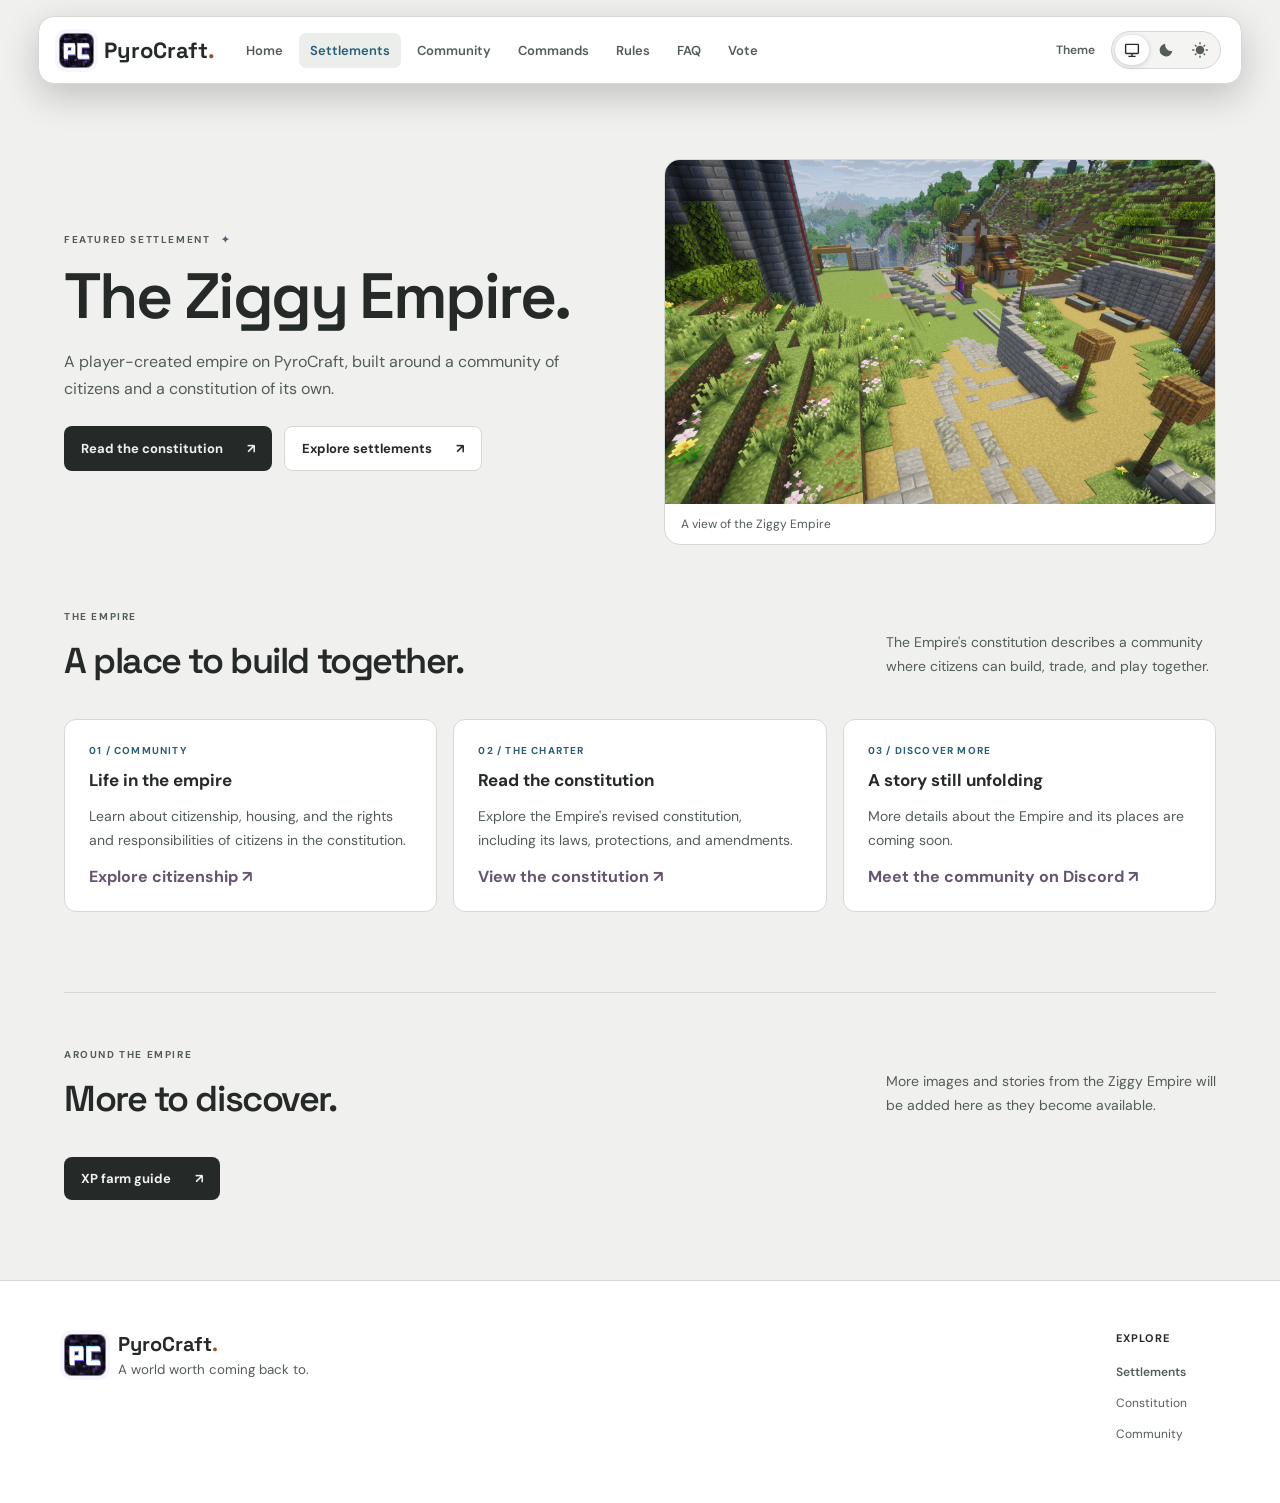
<file: settlements/ziggy-empire/index.html>
<!doctype html>
<html lang="en">
<head>
	<meta charset="UTF-8" />
	<meta name="viewport" content="width=device-width, initial-scale=1.0" />
	<meta name="description" content="Explore the Ziggy Empire, a player-created settlement on PyroCraft." />
	<title>The Ziggy Empire | PyroCraft</title>
	<link rel="icon" href="../../assets/logo.png" />
	<link rel="preconnect" href="https://fonts.googleapis.com" />
	<link rel="preconnect" href="https://fonts.gstatic.com" crossorigin />
	<link href="https://fonts.googleapis.com/css2?family=DM+Sans:wght@400;500;600;700&family=Space+Grotesk:wght@500;600;700&display=swap" rel="stylesheet" />
	<script src="../../theme.js"></script>
	<script src="../../animations.js" defer></script>
	<script src="../../external-links.js" defer></script>
	<link rel="stylesheet" href="../../style.css" />
	<link rel="stylesheet" href="../../redesign.css?v=10" />
	<link rel="stylesheet" href="../../theme-switch.css" />
	<link rel="stylesheet" href="empire.css" />
</head>
<body>
	<a class="skip-link" href="#main">Skip to content</a>
	<header class="topbar">
		<a class="brand" href="../../"><img class="brand-mark" src="../../assets/logo.png" alt="" /><span>PyroCraft<span class="brand-dot">.</span></span></a>
		<nav class="site-nav" aria-label="Main navigation"><a href="../../">Home</a><a href="../" aria-current="page">Settlements</a><a href="../../community/">Community</a><a href="../../commands/">Commands</a><a href="../../rules/">Rules</a><a href="../../faq/">FAQ</a><a href="../../vote/">Vote</a></nav>
		<div class="topbar-actions"><fieldset class="theme-switch"><legend>Theme</legend><div class="theme-options"><label><input type="radio" name="theme" value="system" checked /><span>System</span></label><label><input type="radio" name="theme" value="dark" /><span>Dark</span></label><label><input type="radio" name="theme" value="light" /><span>Light</span></label></div></fieldset></div>
	</header>
	<main id="main">
		<section class="section-wrap subpage-hero empire-hero">
			<div class="empire-hero-copy">
				<p class="eyebrow">FEATURED SETTLEMENT <span>✦</span></p>
				<h1>The Ziggy Empire.</h1>
				<p>A player-created empire on PyroCraft, built around a community of citizens and a constitution of its own.</p>
				<div class="empire-actions"><a class="button button-primary" href="constitution/">Read the constitution <span aria-hidden="true">↗</span></a><a class="button button-quiet" href="../">Explore settlements <span aria-hidden="true">↗</span></a></div>
			</div>
			<figure class="empire-feature-image">
				<img src="../../assets/ziggy_empire.png" alt="A view of the Ziggy Empire settlement" />
				<figcaption>A view of the Ziggy Empire</figcaption>
			</figure>
		</section>
		<section class="section-wrap subpage-section">
			<div class="section-intro"><div><p class="eyebrow">THE EMPIRE</p><h2>A place to build together.</h2></div><p>The Empire's constitution describes a community where citizens can build, trade, and play together.</p></div>
			<div class="detail-grid">
				<article class="detail-card"><span class="card-index">01 / COMMUNITY</span><h3>Life in the empire</h3><p>Learn about citizenship, housing, and the rights and responsibilities of citizens in the constitution.</p><a href="constitution/#article-i">Explore citizenship ↗</a></article>
				<article class="detail-card"><span class="card-index">02 / THE CHARTER</span><h3>Read the constitution</h3><p>Explore the Empire's revised constitution, including its laws, protections, and amendments.</p><a href="constitution/">View the constitution ↗</a></article>
				<article class="detail-card"><span class="card-index">03 / DISCOVER MORE</span><h3>A story still unfolding</h3><p>More details about the Empire and its places are coming soon.</p><a data-external-link="discord" href="https://dc.gg/pyrocraft" target="_blank" rel="noopener noreferrer">Meet the community on Discord ↗</a></article>
			</div>
		</section>
		<section class="section-wrap subpage-section">
			<div class="section-intro"><div><p class="eyebrow">AROUND THE EMPIRE</p><h2>More to discover.</h2></div><p>More images and stories from the Ziggy Empire will be added here as they become available.</p></div>
			<a class="button button-primary" href="xp_farm_guide/">XP farm guide <span aria-hidden="true">↗</span></a>
		</section>
	</main>
	<footer class="main-footer"><div class="footer-brand"><div class="footer-name"><img src="../../assets/logo.png" class="footer-logo" alt="" /><div><strong>PyroCraft<span class="brand-dot">.</span></strong><small>A world worth coming back to.</small></div></div></div><div class="footer-links"><h2>EXPLORE</h2><ul><li><a href="../">Settlements</a></li><li><a href="constitution/">Constitution</a></li><li><a href="../../community/">Community</a></li></ul></div></footer>
</body>
</html>
</file>
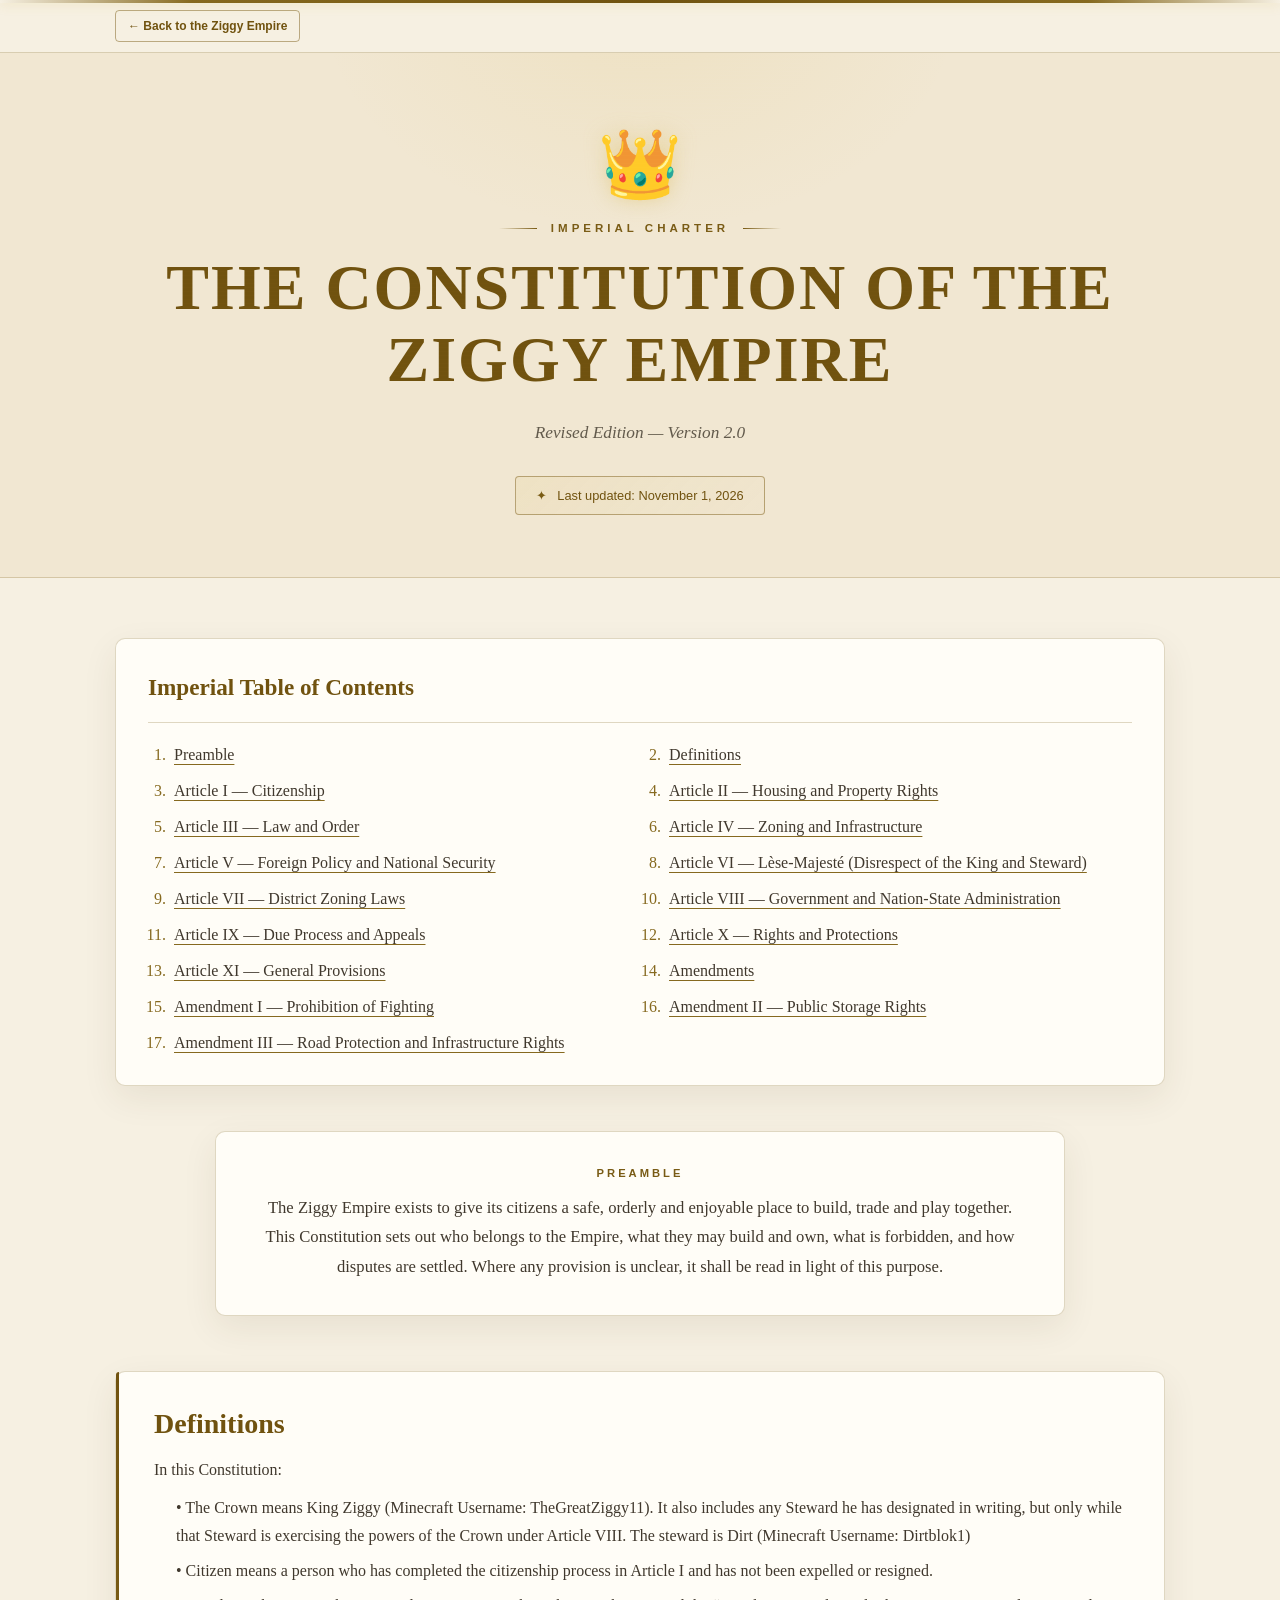
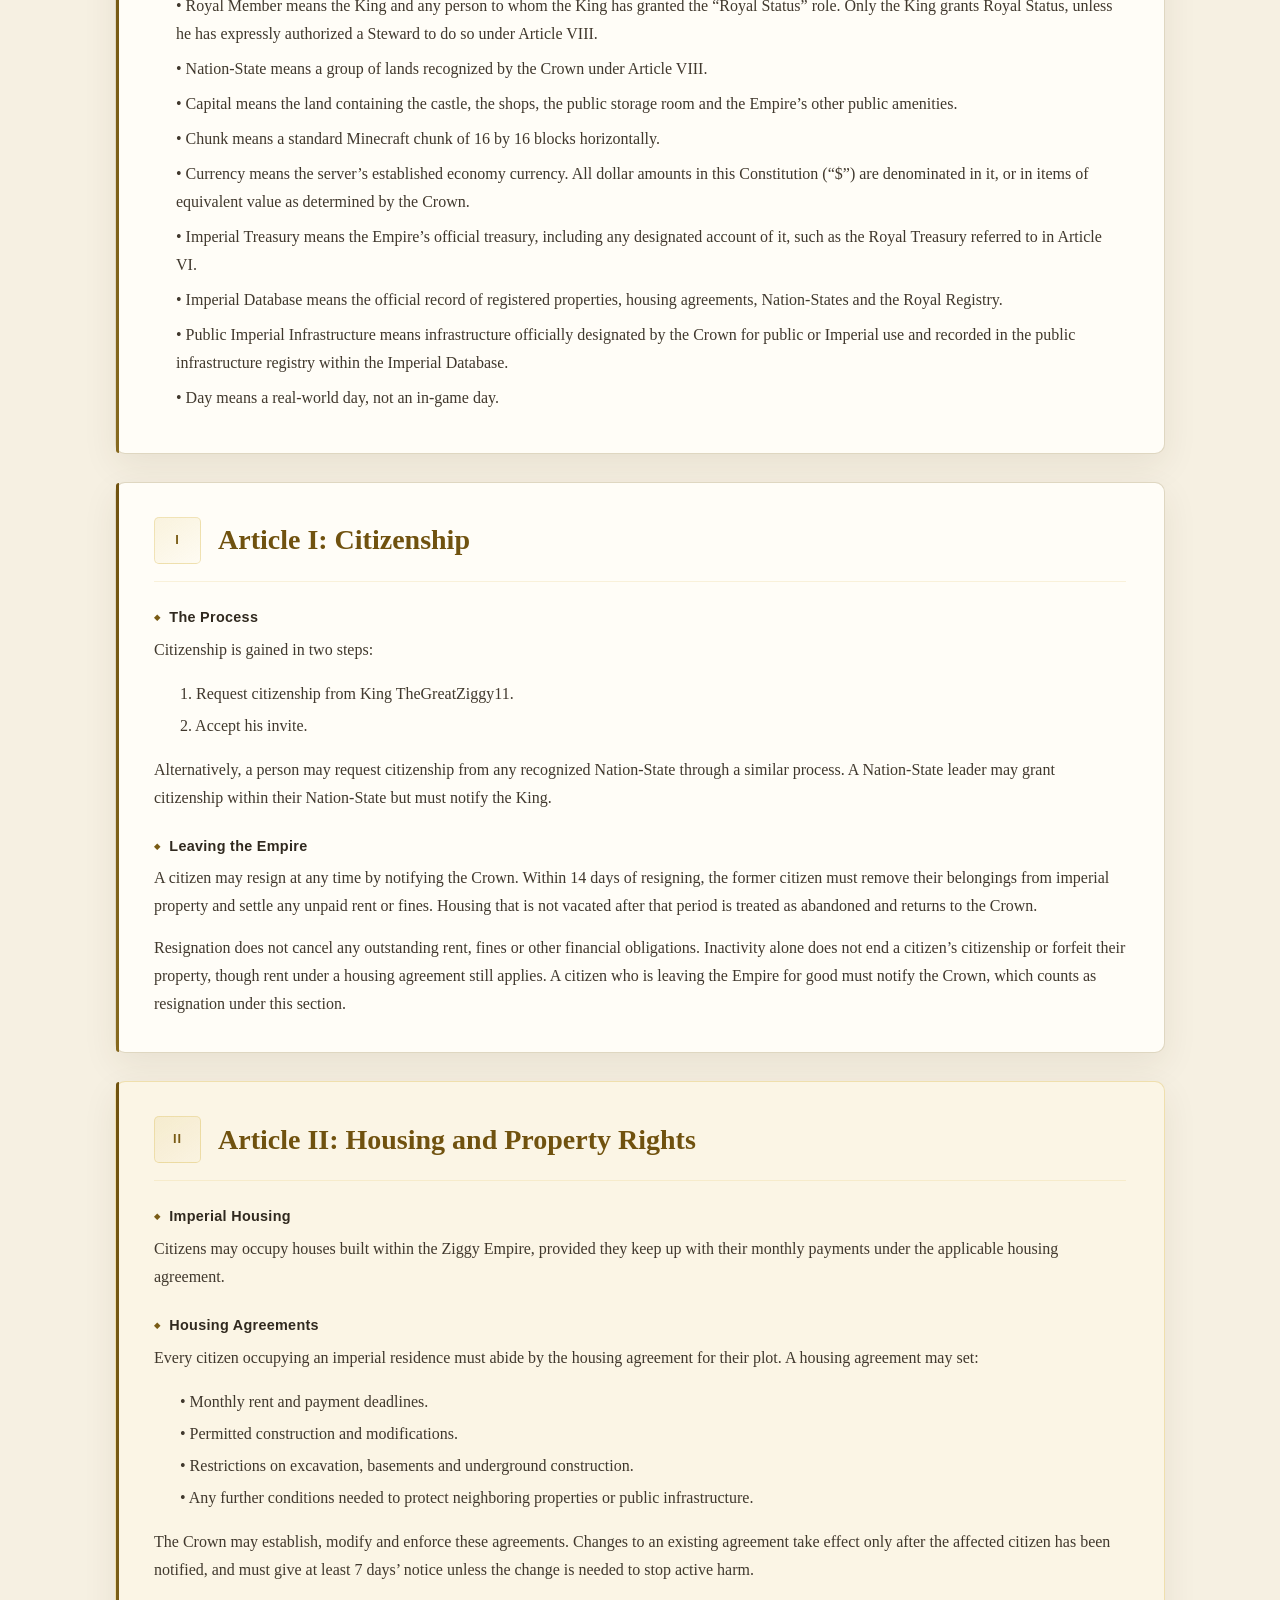
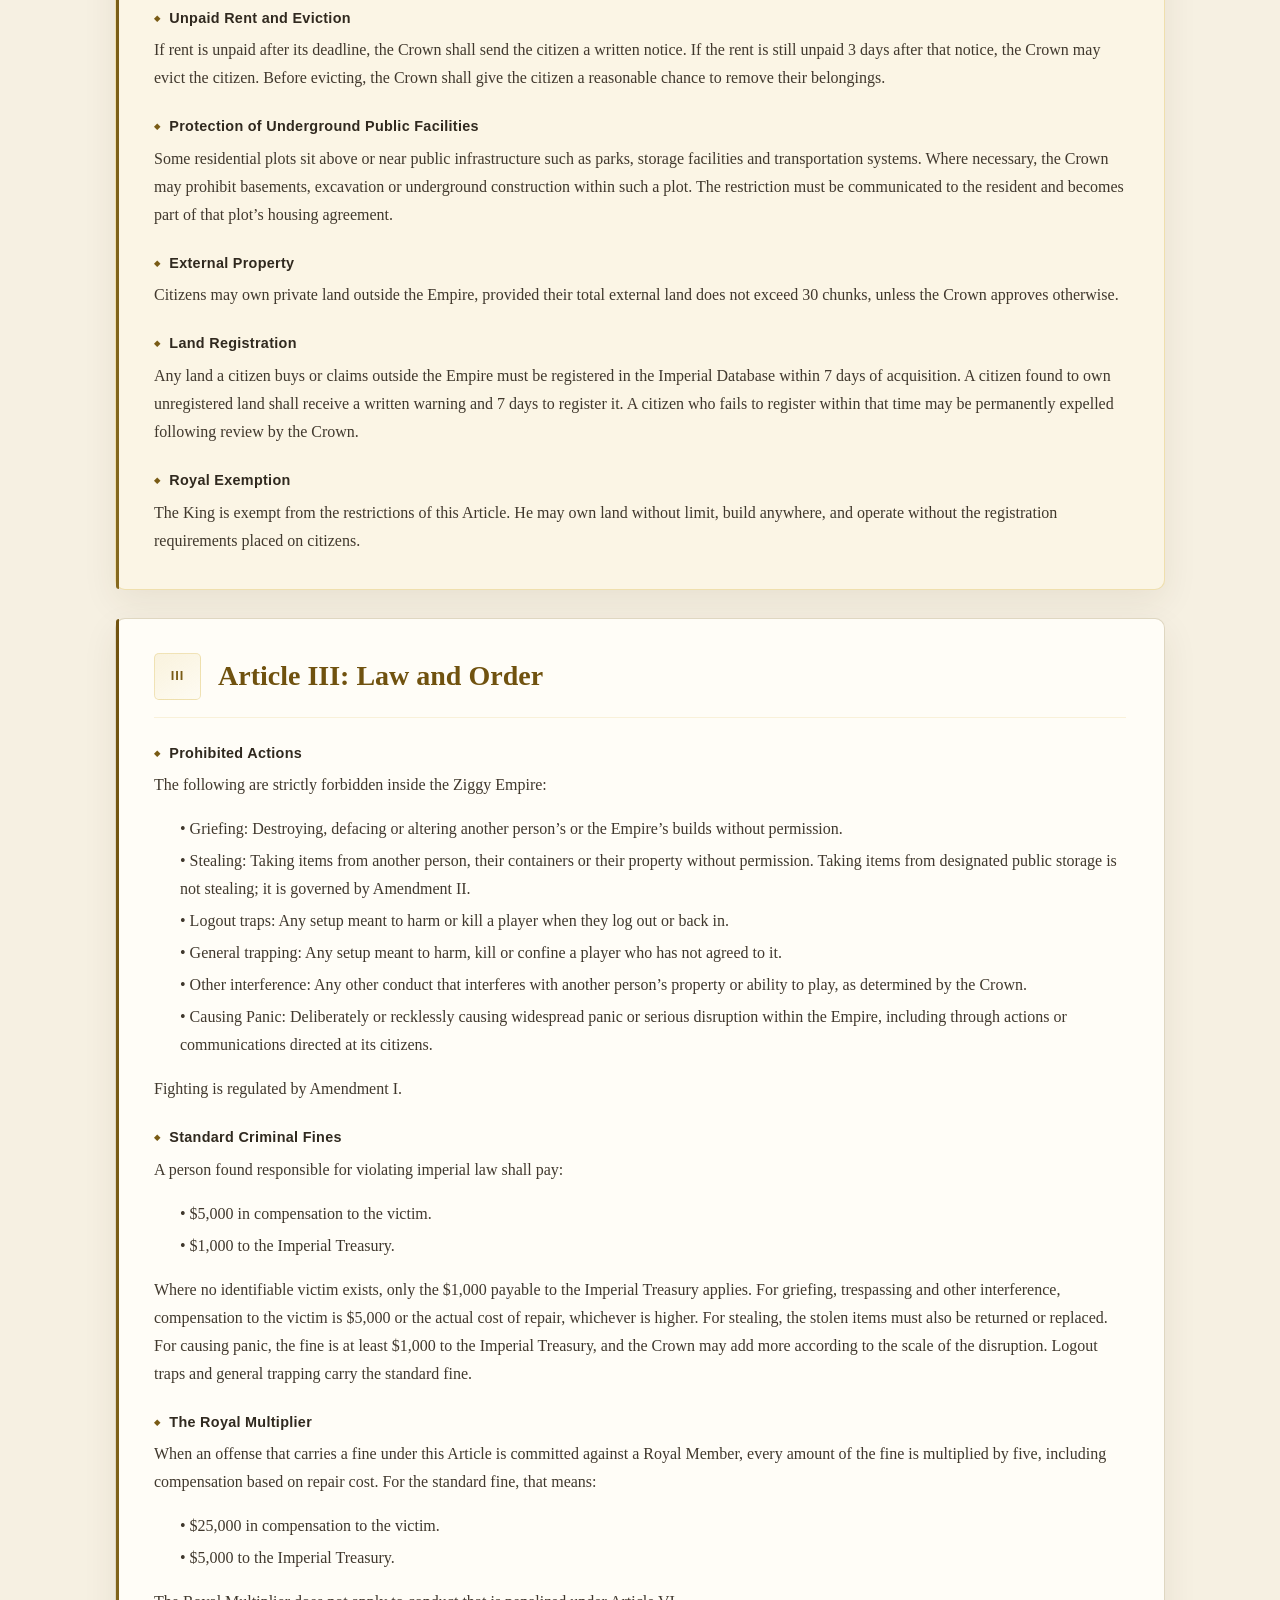
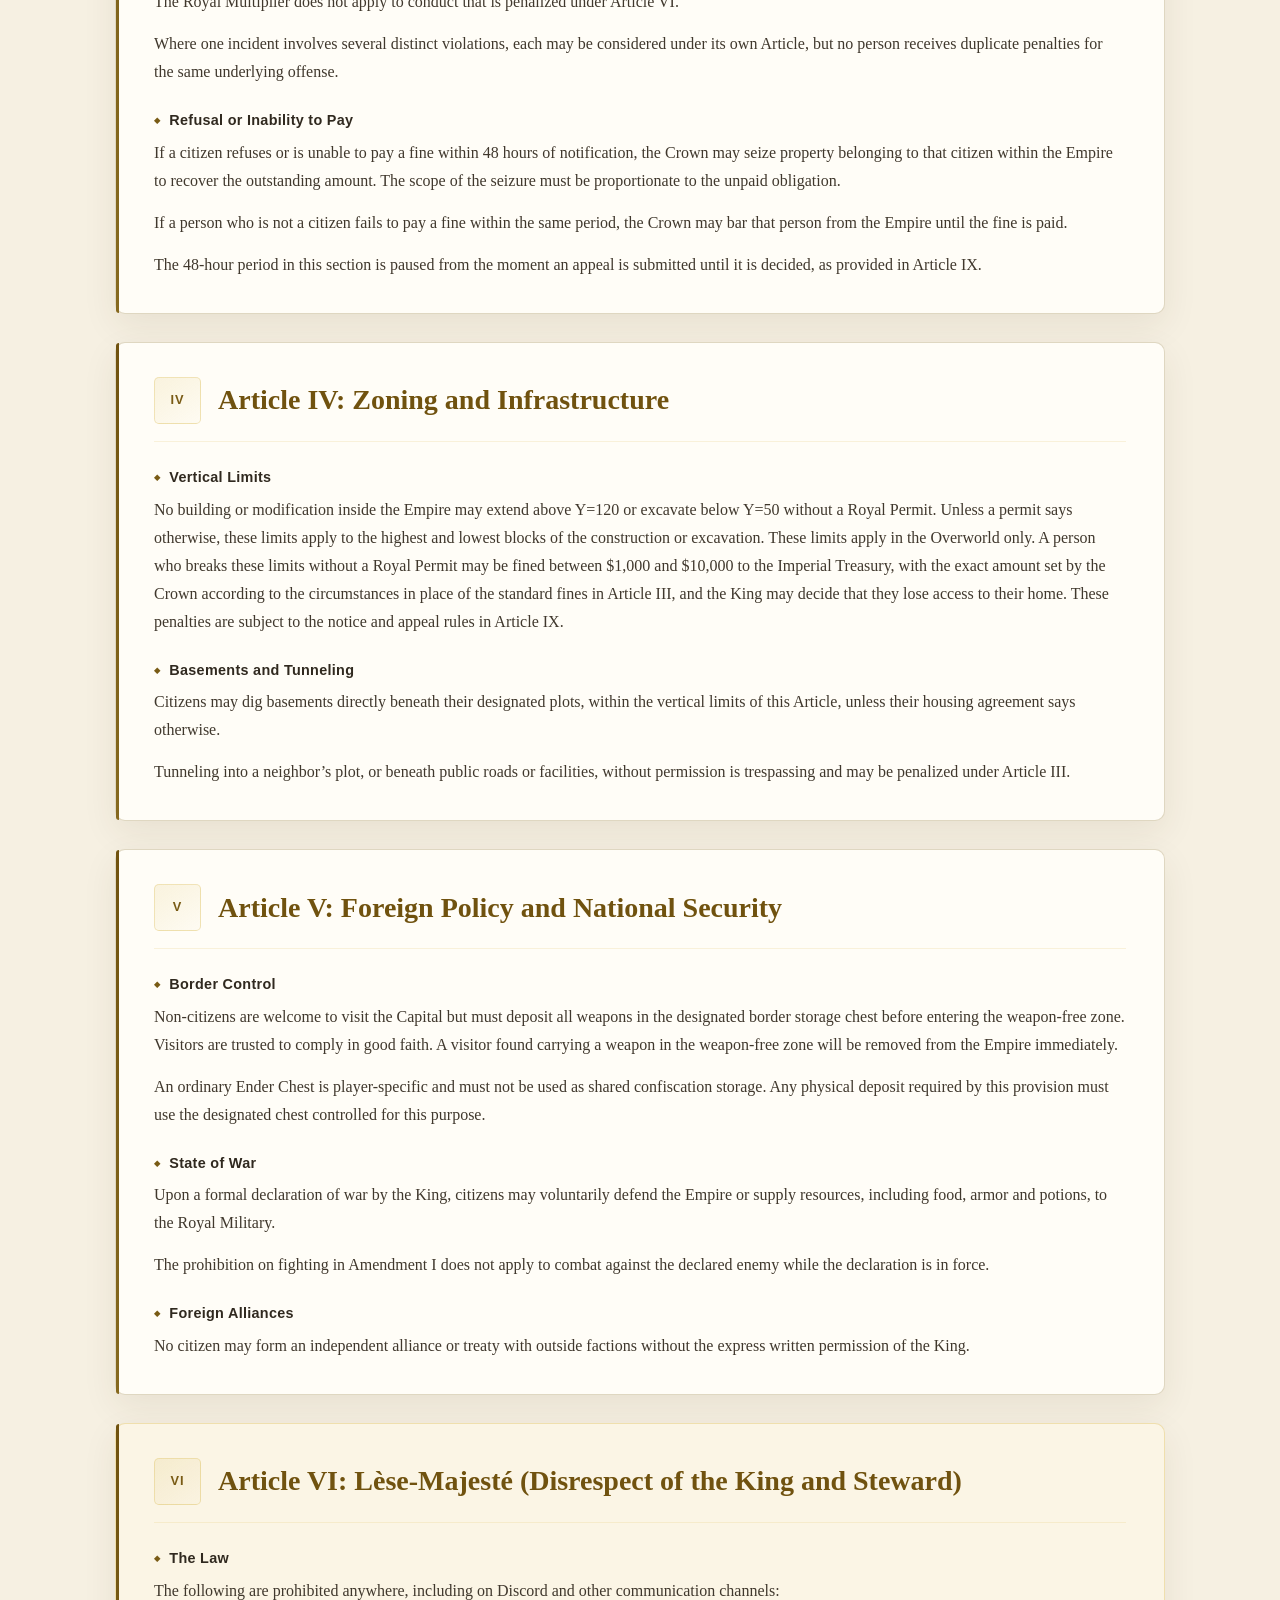
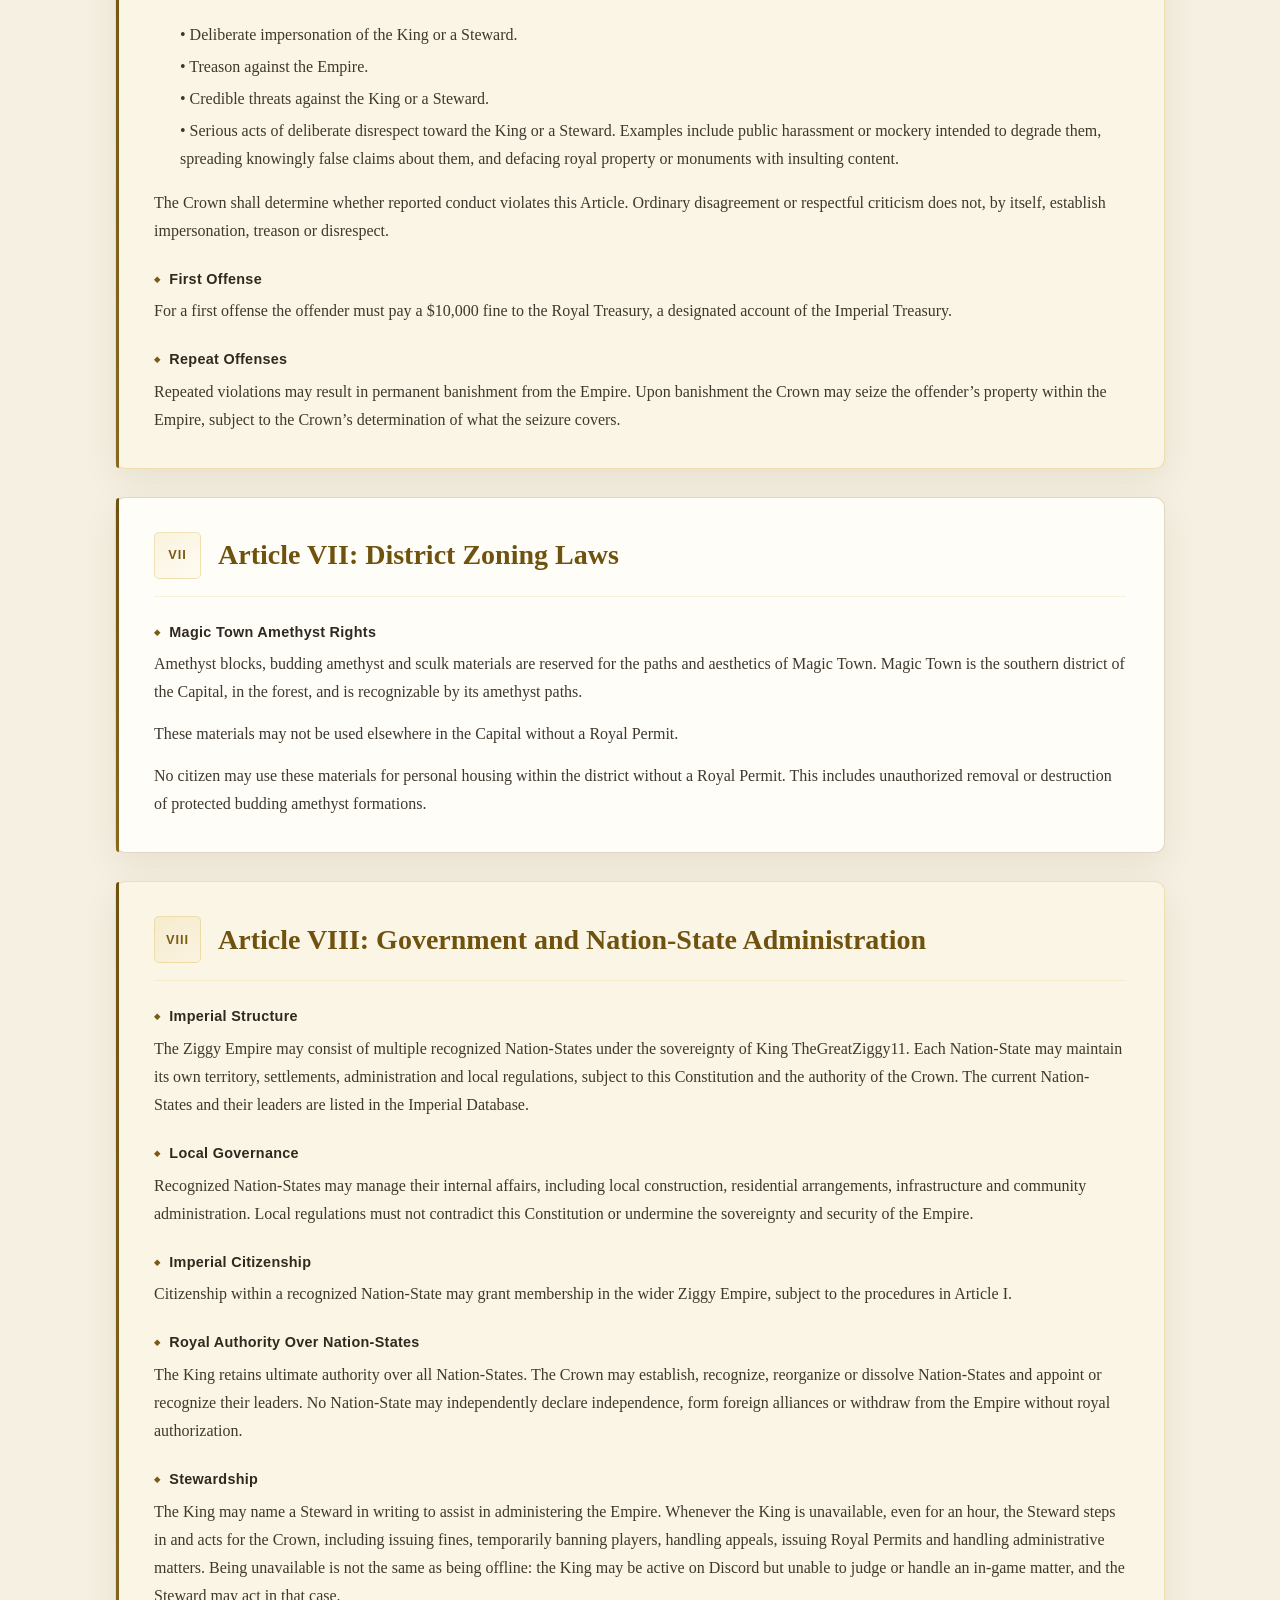
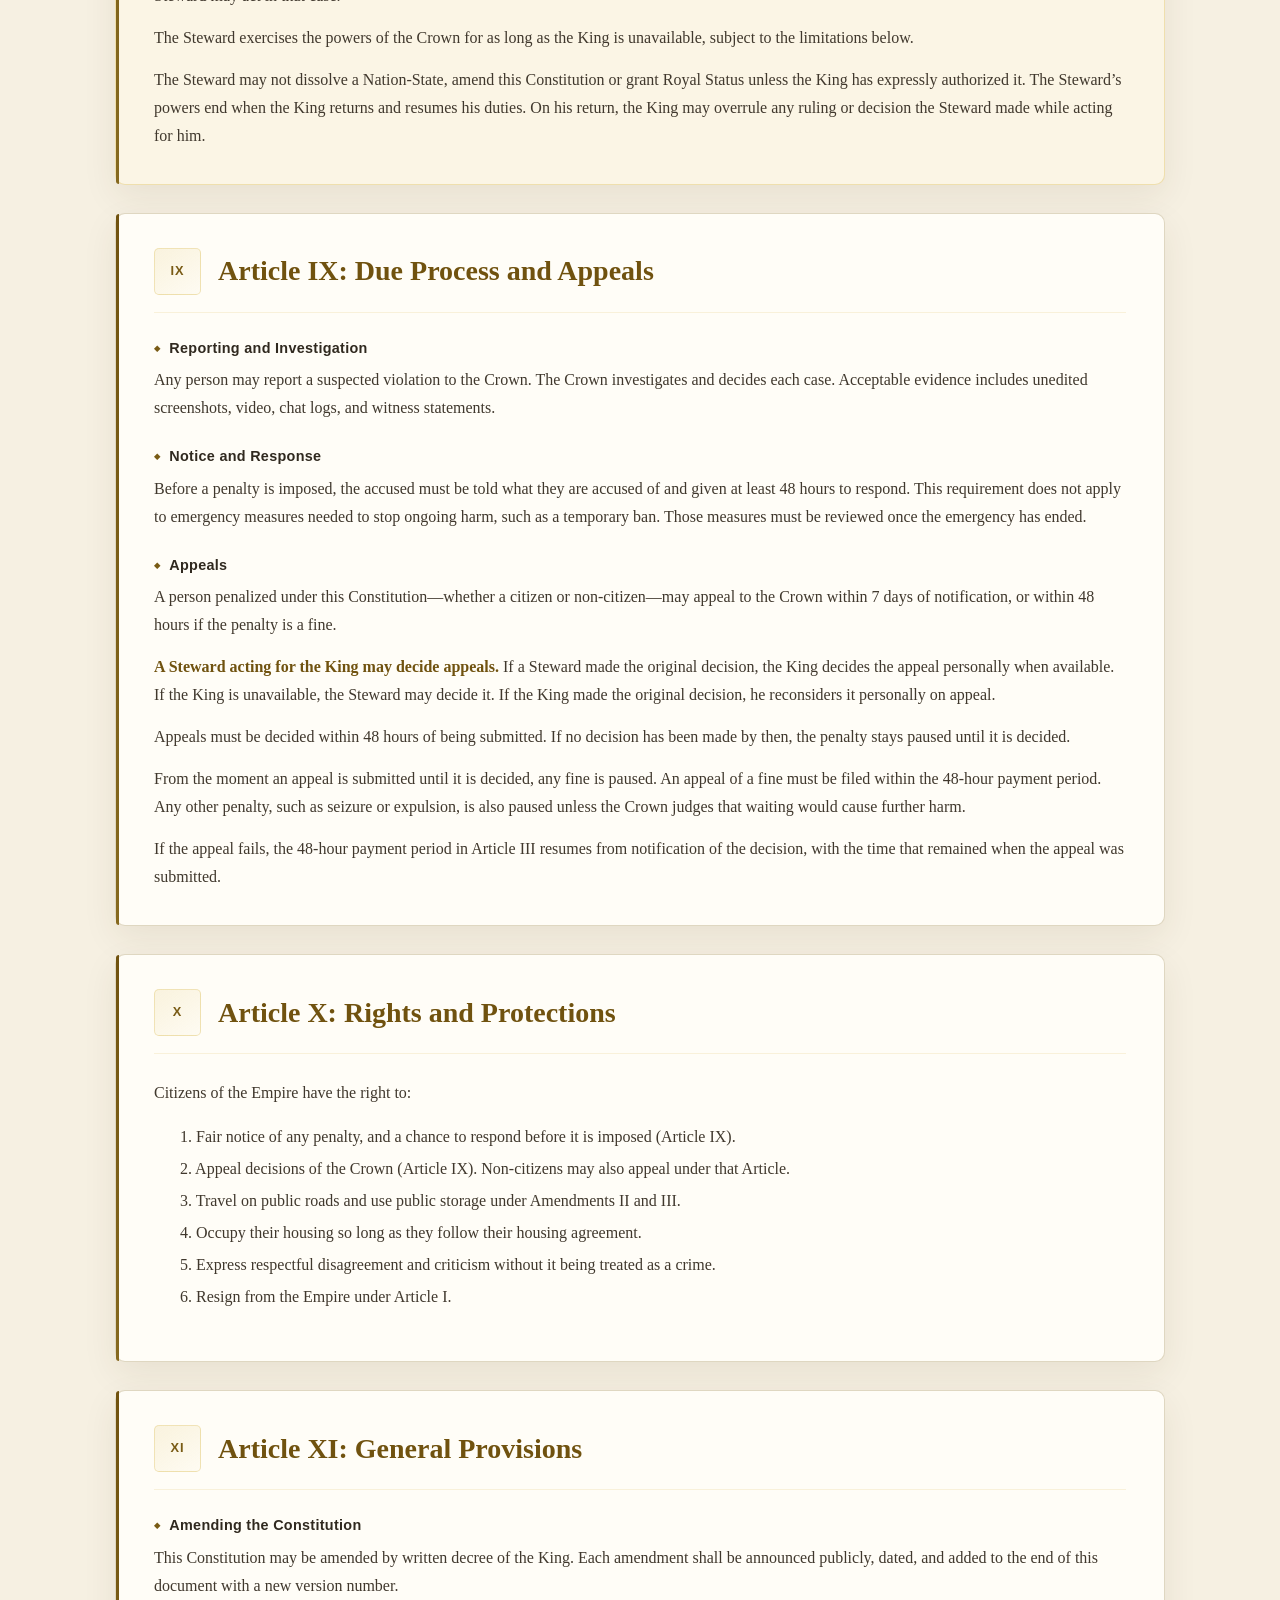
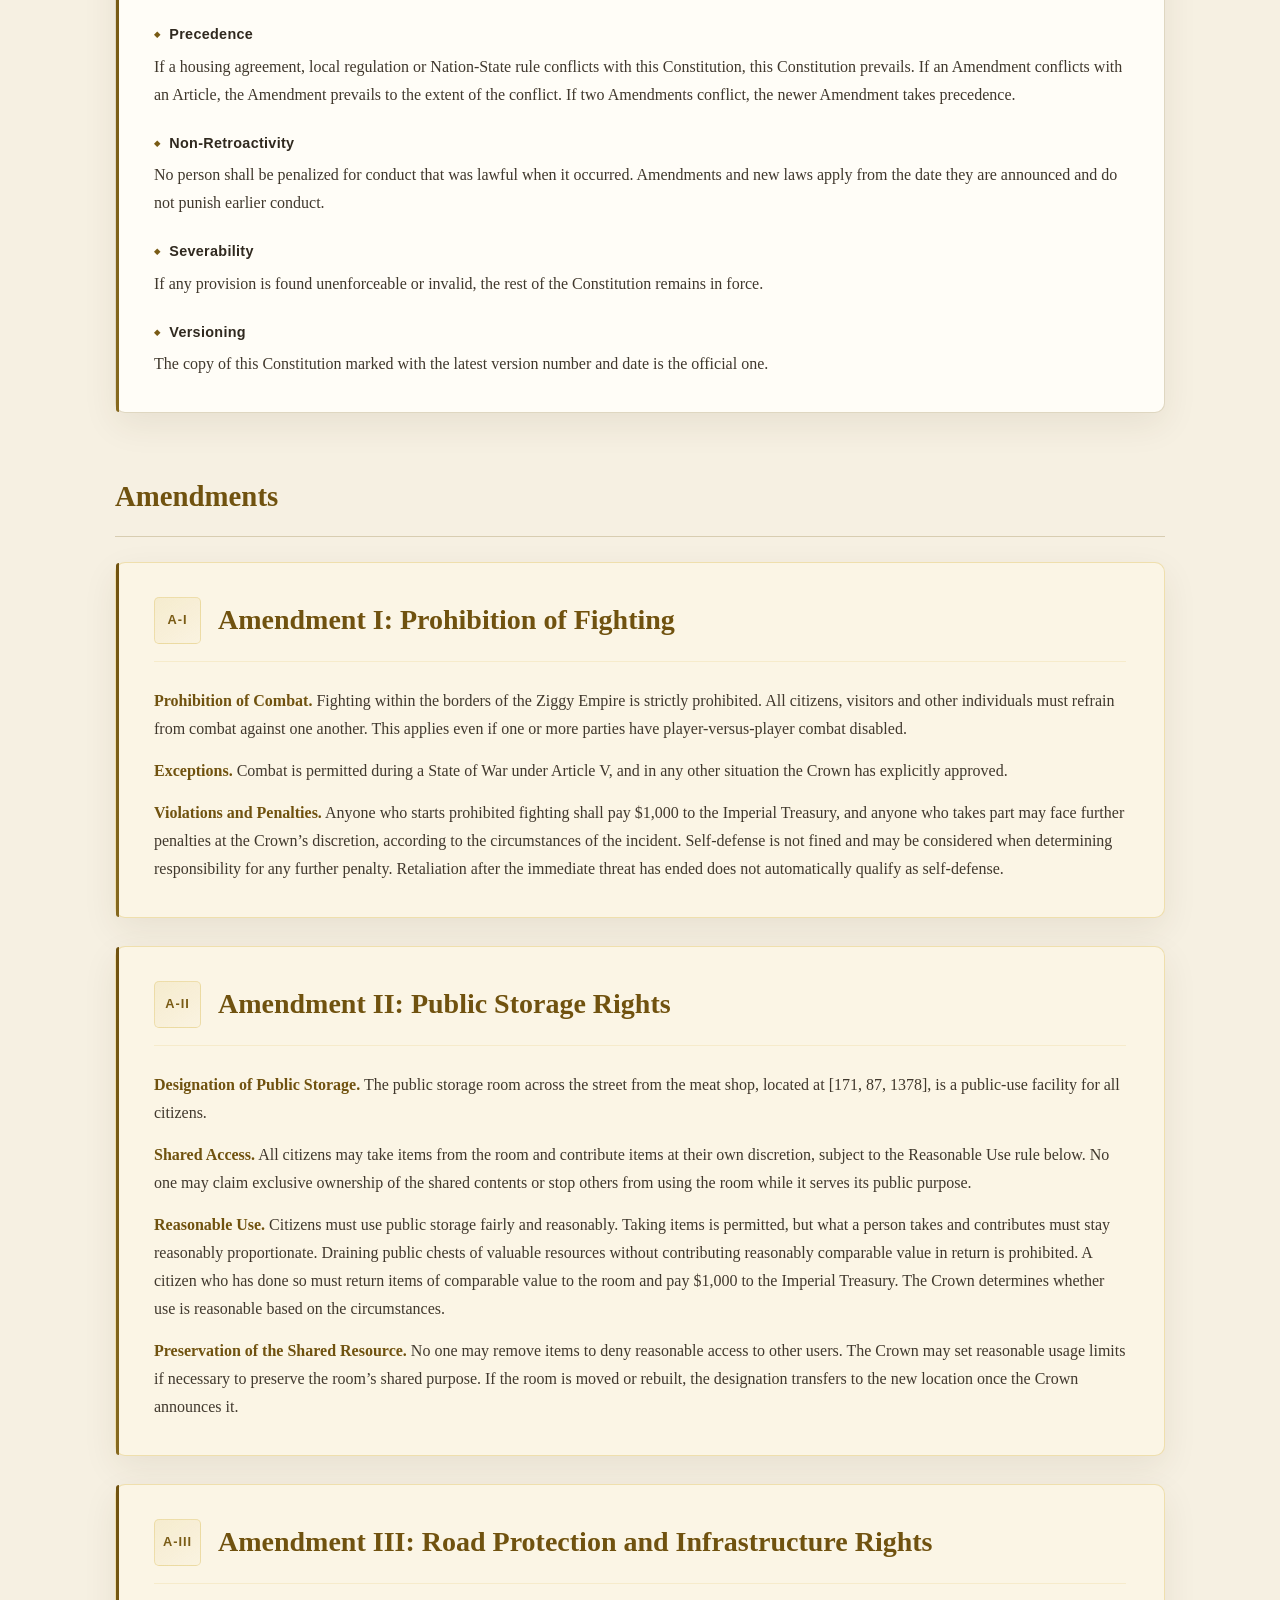
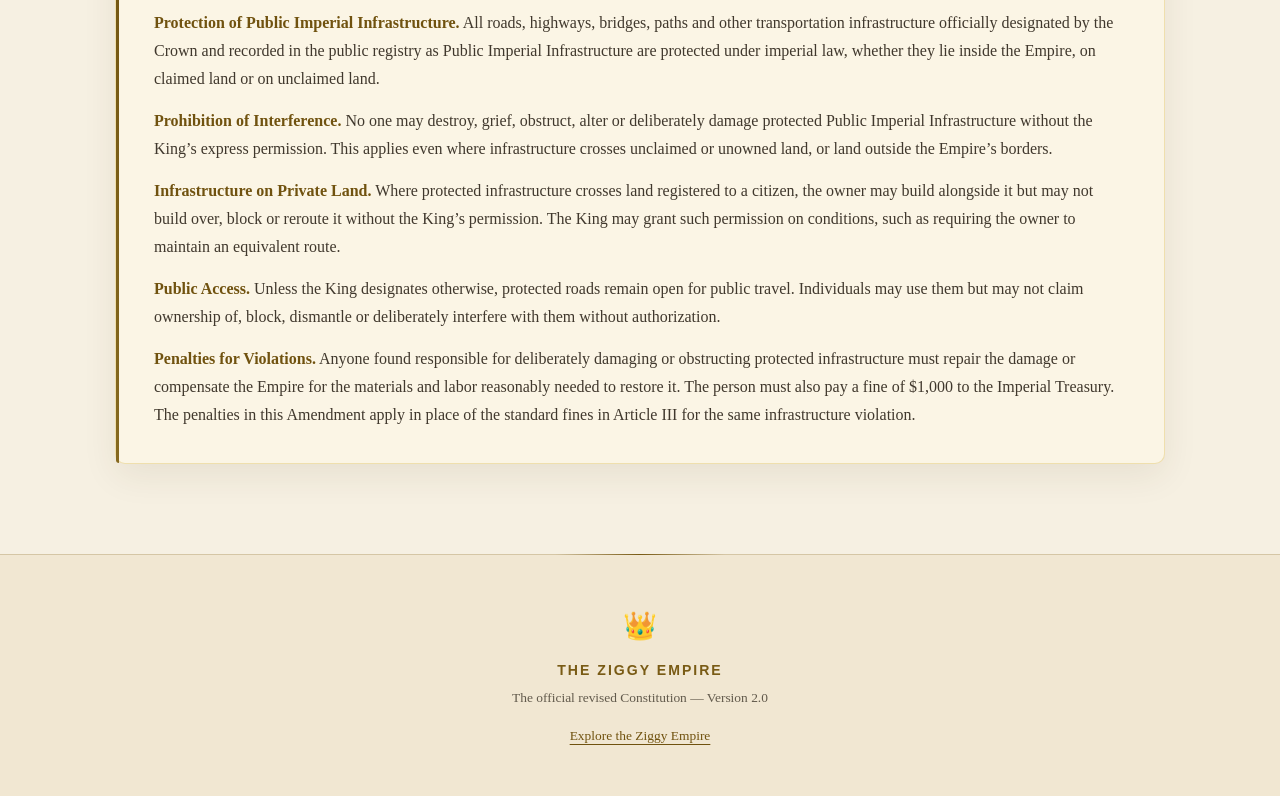
<file: settlements/ziggy-empire/constitution/index.html>
<!DOCTYPE html>
<html lang="en">
<head>
    <meta charset="UTF-8">
    <meta name="viewport" content="width=device-width, initial-scale=1">
    <meta name="description" content="The revised Constitution of the Ziggy Empire, version 2.0.">
    <meta name="theme-color" content="#050505">
    <title>The Constitution of the Ziggy Empire — Version 2.0</title>
    <script src="../../../theme.js"></script>
    <style>
        :root {
            color-scheme: dark;
            --black: #050505;
            --panel: #111;
            --gold: #d4af37;
            --gold-light: #f1d675;
            --gold-bright: #ffe8a0;
            --gold-dark: #806515;
            --red: #9e2929;
            --white: #f2f0e9;
            --text: #d7d4cb;
            --muted: #aaa69b;
            --border: rgba(212, 175, 55, .22);
            --border-strong: rgba(212, 175, 55, .48);
            --radius: 10px;
            --shadow: 0 20px 50px rgba(0, 0, 0, .55), 0 4px 12px rgba(0, 0, 0, .35);
        }
        *, *::before, *::after { box-sizing: border-box; }
        html { scroll-behavior: smooth; scroll-padding-top: 24px; }
        body {
            min-width: 320px;
            min-height: 100vh;
            margin: 0;
            background: radial-gradient(ellipse at top, rgba(212, 175, 55, .055), transparent 45%), linear-gradient(135deg, #030303, #0a0a0a 50%, #050505);
            color: var(--text);
            font: 16px/1.75 Georgia, "Times New Roman", serif;
            overflow-wrap: break-word;
        }
        body::before {
            content: "";
            position: fixed;
            inset: 0;
            z-index: 10;
            pointer-events: none;
            opacity: .018;
            background: repeating-linear-gradient(0deg, #fff 0, #fff 1px, transparent 1px, transparent 4px);
            mix-blend-mode: overlay;
        }
        ::selection { background: rgba(212, 175, 55, .3); color: #fff; }
        a { color: var(--gold-light); text-underline-offset: 4px; }
        a:hover { color: var(--gold-bright); }
        .imperial-back { display: inline-block; padding: 8px 12px; border: 1px solid var(--border-strong); border-radius: 4px; text-decoration: none; }
        .imperial-back:hover, .imperial-back:focus-visible { background: var(--panel); color: var(--gold-bright); }
        .imperial-back:focus-visible { outline: 2px solid var(--gold-light); outline-offset: 3px; }
        a:focus-visible { outline: 2px solid var(--gold-bright); outline-offset: 5px; }
        p { margin: 0 0 14px; }
        p:last-child { margin-bottom: 0; }
        strong { color: var(--gold-light); }
        .imperial-line {
            position: absolute; inset: 0 0 auto; height: 3px;
            background: linear-gradient(90deg, transparent, var(--gold-dark) 15%, var(--gold-light) 50%, var(--gold-dark) 85%, transparent);
            box-shadow: 0 0 12px rgba(212, 175, 55, .35);
        }
        .site-header {
            position: relative; overflow: hidden; padding: 78px 20px 62px; text-align: center;
            border-bottom: 1px solid var(--border);
            background: linear-gradient(rgba(15, 15, 15, .97), rgba(5, 5, 5, .99));
        }
        .site-header::before {
            content: ""; position: absolute; top: -300px; left: 50%; width: min(700px, 120vw); height: 500px;
            transform: translateX(-50%); pointer-events: none;
            background: radial-gradient(ellipse, rgba(212, 175, 55, .1), transparent 65%);
        }
        .header-content { position: relative; max-width: 1100px; margin-inline: auto; }
        .crown { margin-bottom: 22px; font-size: 4.2rem; line-height: 1; filter: drop-shadow(0 0 10px rgba(212, 175, 55, .35)); }
        .eyebrow {
            display: flex; justify-content: center; align-items: center; gap: 14px; margin: 0 0 16px;
            color: var(--gold); font: 700 .72rem/1.4 "Trebuchet MS", Arial, sans-serif; letter-spacing: 4px; text-transform: uppercase;
        }
        .eyebrow::before, .eyebrow::after { content: ""; width: 38px; height: 1px; background: linear-gradient(90deg, transparent, var(--gold)); }
        .eyebrow::after { background: linear-gradient(90deg, var(--gold), transparent); }
        h1 {
            max-width: 1050px; margin: 0 auto; color: var(--gold-light);
            font-size: clamp(2.1rem, 5vw, 4.6rem); line-height: 1.12; letter-spacing: 2px; text-transform: uppercase;
            text-shadow: 0 2px 0 #4a3a0e, 0 0 25px rgba(212, 175, 55, .12);
        }
        .subtitle { max-width: 680px; margin: 22px auto 0; color: var(--muted); font-size: 1.08rem; font-style: italic; }
        .decree {
            display: inline-flex; align-items: center; gap: 10px; max-width: 100%; margin-top: 28px; padding: 9px 20px;
            color: var(--gold-light); background: linear-gradient(135deg, rgba(212, 175, 55, .09), rgba(212, 175, 55, .025));
            border: 1px solid var(--border-strong); border-radius: 4px; font: .8rem/1.5 "Trebuchet MS", Arial, sans-serif;
        }
        .decree::before { content: "✦"; flex-shrink: 0; color: var(--gold); }
        main { width: min(1050px, 92%); margin: 60px auto 90px; }
        .contents, .preamble-box, .article, .definitions {
            background: linear-gradient(145deg, #151515, #0b0b0b); border: 1px solid var(--border); border-radius: var(--radius); box-shadow: var(--shadow);
        }
        .contents { margin-bottom: 45px; padding: 28px 32px; }
        .contents h2 { margin: 0 0 18px; padding-bottom: 14px; color: var(--gold-light); font-size: 1.45rem; border-bottom: 1px solid var(--border); }
        .contents ol { display: grid; grid-template-columns: repeat(2, minmax(0, 1fr)); gap: 8px 28px; margin: 0; padding-left: 22px; color: var(--gold); }
        .contents li { padding-left: 4px; }
        .contents li::marker { color: var(--gold-dark); }
        .contents a { color: var(--text); text-decoration-color: var(--gold-dark); text-decoration-thickness: 1px; }
        .contents a:hover { color: var(--gold-light); }
        .preamble-box { max-width: 850px; margin: 0 auto 55px; padding: 34px 38px; text-align: center; }
        .preamble-box h2 { margin: 0 0 12px; color: var(--gold); font: 700 .7rem/1.4 "Trebuchet MS", Arial, sans-serif; letter-spacing: 3px; text-transform: uppercase; }
        .preamble { font-size: 1.04rem; }
        .definitions { position: relative; margin-bottom: 28px; padding: 34px 38px; scroll-margin-top: 20px; }
        .article { position: relative; margin-bottom: 28px; padding: 34px 38px; scroll-margin-top: 20px; }
        .article::before, .definitions::before { content: ""; position: absolute; inset: 0 auto 0 0; width: 3px; background: linear-gradient(to bottom, var(--gold-light), var(--gold-dark)); border-radius: var(--radius) 0 0 var(--radius); }
        .article-header { display: flex; align-items: center; gap: 17px; margin-bottom: 25px; padding-bottom: 17px; border-bottom: 1px solid rgba(212, 175, 55, .15); }
        .article-number {
            display: grid; place-items: center; flex-shrink: 0; width: 47px; height: 47px; color: var(--gold);
            background: linear-gradient(145deg, rgba(212, 175, 55, .13), rgba(212, 175, 55, .025));
            border: 1px solid rgba(212, 175, 55, .3); border-radius: 5px;
            font: 700 .8rem/1 "Trebuchet MS", Arial, sans-serif; letter-spacing: 1px;
        }
        .article h2, .definitions h2 { margin: 0; color: var(--gold-light); font-size: clamp(1.3rem, 3vw, 1.75rem); line-height: 1.3; }
        .article h3 { margin: 24px 0 7px; color: var(--white); font: 700 .9rem/1.5 "Trebuchet MS", Arial, sans-serif; letter-spacing: .3px; }
        .article h3::before { content: "◆"; margin-right: 9px; color: var(--gold); font-size: .48rem; vertical-align: 2px; }
        .article h3:first-of-type { margin-top: 0; }
        .article .constitution-list { margin: 0 0 14px; padding-left: 22px; list-style: none; }
        .article .constitution-list li { padding: 2px 0 2px 4px; }
        .article .constitution-list li::marker { color: var(--gold-dark); }
        .definitions h2 { margin-bottom: 14px; }
        .definitions p { margin-bottom: 10px; }
        .definitions .constitution-list { margin: 0; padding-left: 22px; list-style: none; }
        .definitions .constitution-list li { margin: 7px 0; }
        .definitions .constitution-list li::marker { color: var(--gold-dark); }
        .royal { background: linear-gradient(145deg, #1a1812, #12110d 48%, #0c0c0b); border-color: rgba(212, 175, 55, .32); }
        .amendments-heading { margin: 58px 0 25px; padding-bottom: 14px; color: var(--gold-light); font-size: 1.8rem; border-bottom: 1px solid var(--border); scroll-margin-top: 20px; }
        .site-footer { position: relative; padding: 48px 20px; text-align: center; border-top: 1px solid var(--border); background: linear-gradient(to bottom, #090909, #030303); }
        .site-footer::before { content: ""; position: absolute; top: -1px; left: 50%; width: 170px; height: 1px; transform: translateX(-50%); background: linear-gradient(90deg, transparent, var(--gold), transparent); }
        .crown-small { margin-bottom: 10px; font-size: 1.7rem; }
        .footer-title { display: block; color: var(--gold); font: 700 .88rem/1.5 "Trebuchet MS", Arial, sans-serif; letter-spacing: 2px; text-transform: uppercase; }
        .footer-message { margin-top: 5px; color: var(--muted); font-size: .84rem; }
        @media (hover: hover) and (pointer: fine) {
            .article { transition: transform .25s ease, border-color .25s ease, box-shadow .25s ease; }
            .article:hover { transform: translateY(-3px); border-color: var(--border-strong); box-shadow: 0 25px 60px rgba(0, 0, 0, .65), 0 0 25px rgba(212, 175, 55, .035); }
        }
        @media (max-width: 700px) {
            .site-header { padding: 65px 18px 48px; }
            .crown { font-size: 3.5rem; }
            h1 { letter-spacing: 1px; }
            .subtitle { font-size: .98rem; }
            .decree { padding: 9px 13px; font-size: .74rem; }
            main { width: 94%; margin-top: 42px; }
            .contents { padding: 24px 22px; }
            .contents ol { grid-template-columns: 1fr; gap: 6px; }
            .preamble-box { margin-bottom: 42px; padding: 29px 23px; }
            .definitions, .article { margin-bottom: 23px; padding: 27px 23px; }
            .article-header { align-items: flex-start; gap: 13px; }
            .article-number { width: 42px; height: 42px; font-size: .7rem; }
            .article h2, .definitions h2 { font-size: 1.3rem; }
        }
        @media (max-width: 420px) {
            .eyebrow { gap: 9px; font-size: .65rem; letter-spacing: 2px; }
            .eyebrow::before, .eyebrow::after { width: 20px; }
            .article, .definitions { padding: 23px 18px; }
            .article-header { gap: 10px; }
            .article-number { width: 36px; height: 36px; }
        }
        @media (prefers-reduced-motion: reduce) {
            html { scroll-behavior: auto; }
            *, *::before, *::after { animation: none !important; transition: none !important; }
        }
        @media print {
            :root { color-scheme: light; }
            body { min-width: 0; background: #fff; color: #222; font-size: 11pt; }
            body::before, .imperial-line, .site-header::before { display: none; }
            .site-header, .site-footer { background: #fff; color: #222; }
            .site-header { padding: 25px 0; }
            h1, .article h2, .definitions h2, .article h3, strong, .footer-title { color: #222; text-shadow: none; }
            main { width: 100%; margin: 20px 0; }
            .contents, .preamble-box, .definitions, .article { background: #fff; color: #222; box-shadow: none; border: 1px solid #bbb; break-inside: avoid; }
            .article { margin-bottom: 16px; padding: 20px; }
            .contents a { color: #222; text-decoration: none; }
            .site-footer { border-top: 1px solid #bbb; }
            .footer-message, .subtitle { color: #444; }
        }
    </style>
    <link rel="stylesheet" href="../../../imperial-theme.css?v=2">
</head>
<body>
    <div class="imperial-toolbar"><a class="imperial-back" href="../">← Back to the Ziggy Empire</a></div>
    <div class="imperial-line" aria-hidden="true"></div>
    <header class="site-header">
        <div class="header-content">
            <div class="crown" aria-hidden="true">👑</div>
            <p class="eyebrow">Imperial Charter</p>
            <h1>The Constitution of the Ziggy Empire</h1>
            <p class="subtitle">
Revised Edition — Version 2.0
</p>
            <p class="decree">
Last updated: November 1, 2026
</p>
        </div>
    </header>
    <main>
        <nav class="contents" aria-labelledby="contents-heading">
            <h2 id="contents-heading">Imperial Table of Contents</h2>
            <ol>
<li><a href="#preamble">Preamble</a></li>
<li><a href="#definitions">Definitions</a></li>
<li><a href="#article-i">Article I — Citizenship</a></li>
<li><a href="#article-ii">Article II — Housing and Property Rights</a></li>
<li><a href="#article-iii">Article III — Law and Order</a></li>
<li><a href="#article-iv">Article IV — Zoning and Infrastructure</a></li>
<li><a href="#article-v">Article V — Foreign Policy and National Security</a></li>
<li><a href="#article-vi">Article VI — Lèse-Majesté (Disrespect of the King and Steward)</a></li>
<li><a href="#article-vii">Article VII — District Zoning Laws</a></li>
<li><a href="#article-viii">Article VIII — Government and Nation-State Administration</a></li>
<li><a href="#article-ix">Article IX — Due Process and Appeals</a></li>
<li><a href="#article-x">Article X — Rights and Protections</a></li>
<li><a href="#article-xi">Article XI — General Provisions</a></li>
<li><a href="#amendments">Amendments</a></li>
<li><a href="#amendment-i">Amendment I — Prohibition of Fighting</a></li>
<li><a href="#amendment-ii">Amendment II — Public Storage Rights</a></li>
<li><a href="#amendment-iii">Amendment III — Road Protection and Infrastructure Rights</a></li>
</ol>
        </nav>
        <section class="preamble-box" id="preamble" aria-labelledby="preamble-heading">
            <h2 id="preamble-heading">Preamble</h2>
            <p class="preamble">
The Ziggy Empire exists to give its citizens a safe, orderly and enjoyable place to build, trade and play together. This Constitution sets out who belongs to the Empire, what they may build and own, what is forbidden, and how disputes are settled. Where any provision is unclear, it shall be read in light of this purpose.
</p>
        </section>
        <section class="definitions" id="definitions" aria-labelledby="definitions-heading">
            <h2 id="definitions-heading">Definitions</h2>
            <p>In this Constitution:</p>
            <ul class="constitution-list">
<li>• The Crown means King Ziggy (Minecraft Username: TheGreatZiggy11). It also includes any Steward he has designated in writing, but only while that Steward is exercising the powers of the Crown under Article VIII. The steward is Dirt (Minecraft Username: Dirtblok1)</li>
<li>• Citizen means a person who has completed the citizenship process in Article I and has not been expelled or resigned.</li>
<li>• Royal Member means the King and any person to whom the King has granted the “Royal Status” role. Only the King grants Royal Status, unless he has expressly authorized a Steward to do so under Article VIII.</li>
<li>• Nation-State means a group of lands recognized by the Crown under Article VIII.</li>
<li>• Capital means the land containing the castle, the shops, the public storage room and the Empire’s other public amenities.</li>
<li>• Chunk means a standard Minecraft chunk of 16 by 16 blocks horizontally.</li>
<li>• Currency means the server’s established economy currency. All dollar amounts in this Constitution (“$”) are denominated in it, or in items of equivalent value as determined by the Crown.</li>
<li>• Imperial Treasury means the Empire’s official treasury, including any designated account of it, such as the Royal Treasury referred to in Article VI.</li>
<li>• Imperial Database means the official record of registered properties, housing agreements, Nation-States and the Royal Registry.</li>
<li>• Public Imperial Infrastructure means infrastructure officially designated by the Crown for public or Imperial use and recorded in the public infrastructure registry within the Imperial Database.</li>
<li>• Day means a real-world day, not an in-game day.</li>
</ul>
        </section>
<section class="article" id="article-i" aria-labelledby="heading-article-i">
            <header class="article-header">
                <div class="article-number" aria-hidden="true">I</div>
                <h2 id="heading-article-i">Article I: Citizenship</h2>
            </header>
            <h3>The Process</h3>
<p>Citizenship is gained in two steps:</p>
<ol class="constitution-list">
<li>1. Request citizenship from King TheGreatZiggy11.</li>
<li>2. Accept his invite.</li>
</ol>
<p>Alternatively, a person may request citizenship from any recognized Nation-State through a similar process. A Nation-State leader may grant citizenship within their Nation-State but must notify the King.</p>
<h3>Leaving the Empire</h3>
<p>A citizen may resign at any time by notifying the Crown. Within 14 days of resigning, the former citizen must remove their belongings from imperial property and settle any unpaid rent or fines. Housing that is not vacated after that period is treated as abandoned and returns to the Crown.</p>
<p>Resignation does not cancel any outstanding rent, fines or other financial obligations. Inactivity alone does not end a citizen’s citizenship or forfeit their property, though rent under a housing agreement still applies. A citizen who is leaving the Empire for good must notify the Crown, which counts as resignation under this section.</p>
        </section>
<section class="article royal" id="article-ii" aria-labelledby="heading-article-ii">
            <header class="article-header">
                <div class="article-number" aria-hidden="true">II</div>
                <h2 id="heading-article-ii">Article II: Housing and Property Rights</h2>
            </header>
            <h3>Imperial Housing</h3>
<p>Citizens may occupy houses built within the Ziggy Empire, provided they keep up with their monthly payments under the applicable housing agreement.</p>
<h3>Housing Agreements</h3>
<p>Every citizen occupying an imperial residence must abide by the housing agreement for their plot. A housing agreement may set:</p>
<ul class="constitution-list">
<li>• Monthly rent and payment deadlines.</li>
<li>• Permitted construction and modifications.</li>
<li>• Restrictions on excavation, basements and underground construction.</li>
<li>• Any further conditions needed to protect neighboring properties or public infrastructure.</li>
</ul>
<p>The Crown may establish, modify and enforce these agreements. Changes to an existing agreement take effect only after the affected citizen has been notified, and must give at least 7 days’ notice unless the change is needed to stop active harm.</p>
<h3>Unpaid Rent and Eviction</h3>
<p>If rent is unpaid after its deadline, the Crown shall send the citizen a written notice. If the rent is still unpaid 3 days after that notice, the Crown may evict the citizen. Before evicting, the Crown shall give the citizen a reasonable chance to remove their belongings.</p>
<h3>Protection of Underground Public Facilities</h3>
<p>Some residential plots sit above or near public infrastructure such as parks, storage facilities and transportation systems. Where necessary, the Crown may prohibit basements, excavation or underground construction within such a plot. The restriction must be communicated to the resident and becomes part of that plot’s housing agreement.</p>
<h3>External Property</h3>
<p>Citizens may own private land outside the Empire, provided their total external land does not exceed 30 chunks, unless the Crown approves otherwise.</p>
<h3>Land Registration</h3>
<p>Any land a citizen buys or claims outside the Empire must be registered in the Imperial Database within 7 days of acquisition. A citizen found to own unregistered land shall receive a written warning and 7 days to register it. A citizen who fails to register within that time may be permanently expelled following review by the Crown.</p>
<h3>Royal Exemption</h3>
<p>The King is exempt from the restrictions of this Article. He may own land without limit, build anywhere, and operate without the registration requirements placed on citizens.</p>
        </section>
<section class="article" id="article-iii" aria-labelledby="heading-article-iii">
            <header class="article-header">
                <div class="article-number" aria-hidden="true">III</div>
                <h2 id="heading-article-iii">Article III: Law and Order</h2>
            </header>
            <h3>Prohibited Actions</h3>
<p>The following are strictly forbidden inside the Ziggy Empire:</p>
<ul class="constitution-list">
<li>• Griefing: Destroying, defacing or altering another person’s or the Empire’s builds without permission.</li>
<li>• Stealing: Taking items from another person, their containers or their property without permission. Taking items from designated public storage is not stealing; it is governed by Amendment II.</li>
<li>• Logout traps: Any setup meant to harm or kill a player when they log out or back in.</li>
<li>• General trapping: Any setup meant to harm, kill or confine a player who has not agreed to it.</li>
<li>• Other interference: Any other conduct that interferes with another person’s property or ability to play, as determined by the Crown.</li>
<li>• Causing Panic: Deliberately or recklessly causing widespread panic or serious disruption within the Empire, including through actions or communications directed at its citizens.</li>
</ul>
<p>Fighting is regulated by Amendment I.</p>
<h3>Standard Criminal Fines</h3>
<p>A person found responsible for violating imperial law shall pay:</p>
<ul class="constitution-list">
<li>• $5,000 in compensation to the victim.</li>
<li>• $1,000 to the Imperial Treasury.</li>
</ul>
<p>Where no identifiable victim exists, only the $1,000 payable to the Imperial Treasury applies. For griefing, trespassing and other interference, compensation to the victim is $5,000 or the actual cost of repair, whichever is higher. For stealing, the stolen items must also be returned or replaced. For causing panic, the fine is at least $1,000 to the Imperial Treasury, and the Crown may add more according to the scale of the disruption. Logout traps and general trapping carry the standard fine.</p>
<h3>The Royal Multiplier</h3>
<p>When an offense that carries a fine under this Article is committed against a Royal Member, every amount of the fine is multiplied by five, including compensation based on repair cost. For the standard fine, that means:</p>
<ul class="constitution-list">
<li>• $25,000 in compensation to the victim.</li>
<li>• $5,000 to the Imperial Treasury.</li>
</ul>
<p>The Royal Multiplier does not apply to conduct that is penalized under Article VI.</p>
<p>Where one incident involves several distinct violations, each may be considered under its own Article, but no person receives duplicate penalties for the same underlying offense.</p>
<h3>Refusal or Inability to Pay</h3>
<p>If a citizen refuses or is unable to pay a fine within 48 hours of notification, the Crown may seize property belonging to that citizen within the Empire to recover the outstanding amount. The scope of the seizure must be proportionate to the unpaid obligation.</p>
<p>If a person who is not a citizen fails to pay a fine within the same period, the Crown may bar that person from the Empire until the fine is paid.</p>
<p>The 48-hour period in this section is paused from the moment an appeal is submitted until it is decided, as provided in Article IX.</p>
        </section>
<section class="article" id="article-iv" aria-labelledby="heading-article-iv">
            <header class="article-header">
                <div class="article-number" aria-hidden="true">IV</div>
                <h2 id="heading-article-iv">Article IV: Zoning and Infrastructure</h2>
            </header>
            <h3>Vertical Limits</h3>
<p>No building or modification inside the Empire may extend above Y=120 or excavate below Y=50 without a Royal Permit. Unless a permit says otherwise, these limits apply to the highest and lowest blocks of the construction or excavation. These limits apply in the Overworld only. A person who breaks these limits without a Royal Permit may be fined between $1,000 and $10,000 to the Imperial Treasury, with the exact amount set by the Crown according to the circumstances in place of the standard fines in Article III, and the King may decide that they lose access to their home. These penalties are subject to the notice and appeal rules in Article IX.</p>
<h3>Basements and Tunneling</h3>
<p>Citizens may dig basements directly beneath their designated plots, within the vertical limits of this Article, unless their housing agreement says otherwise.</p>
<p>Tunneling into a neighbor’s plot, or beneath public roads or facilities, without permission is trespassing and may be penalized under Article III.</p>
        </section>
<section class="article" id="article-v" aria-labelledby="heading-article-v">
            <header class="article-header">
                <div class="article-number" aria-hidden="true">V</div>
                <h2 id="heading-article-v">Article V: Foreign Policy and National Security</h2>
            </header>
            <h3>Border Control</h3>
<p>Non-citizens are welcome to visit the Capital but must deposit all weapons in the designated border storage chest before entering the weapon-free zone. Visitors are trusted to comply in good faith. A visitor found carrying a weapon in the weapon-free zone will be removed from the Empire immediately.</p>
<p>An ordinary Ender Chest is player-specific and must not be used as shared confiscation storage. Any physical deposit required by this provision must use the designated chest controlled for this purpose.</p>
<h3>State of War</h3>
<p>Upon a formal declaration of war by the King, citizens may voluntarily defend the Empire or supply resources, including food, armor and potions, to the Royal Military.</p>
<p>The prohibition on fighting in Amendment I does not apply to combat against the declared enemy while the declaration is in force.</p>
<h3>Foreign Alliances</h3>
<p>No citizen may form an independent alliance or treaty with outside factions without the express written permission of the King.</p>
        </section>
<section class="article royal" id="article-vi" aria-labelledby="heading-article-vi">
            <header class="article-header">
                <div class="article-number" aria-hidden="true">VI</div>
                <h2 id="heading-article-vi">Article VI: Lèse-Majesté (Disrespect of the King and Steward)</h2>
            </header>
            <h3>The Law</h3>
<p>The following are prohibited anywhere, including on Discord and other communication channels:</p>
<ul class="constitution-list">
<li>• Deliberate impersonation of the King or a Steward.</li>
<li>• Treason against the Empire.</li>
<li>• Credible threats against the King or a Steward.</li>
<li>• Serious acts of deliberate disrespect toward the King or a Steward. Examples include public harassment or mockery intended to degrade them, spreading knowingly false claims about them, and defacing royal property or monuments with insulting content.</li>
</ul>
<p>The Crown shall determine whether reported conduct violates this Article. Ordinary disagreement or respectful criticism does not, by itself, establish impersonation, treason or disrespect.</p>
<h3>First Offense</h3>
<p>For a first offense the offender must pay a $10,000 fine to the Royal Treasury, a designated account of the Imperial Treasury.</p>
<h3>Repeat Offenses</h3>
<p>Repeated violations may result in permanent banishment from the Empire. Upon banishment the Crown may seize the offender’s property within the Empire, subject to the Crown’s determination of what the seizure covers.</p>
        </section>
<section class="article" id="article-vii" aria-labelledby="heading-article-vii">
            <header class="article-header">
                <div class="article-number" aria-hidden="true">VII</div>
                <h2 id="heading-article-vii">Article VII: District Zoning Laws</h2>
            </header>
            <h3>Magic Town Amethyst Rights</h3>
<p>Amethyst blocks, budding amethyst and sculk materials are reserved for the paths and aesthetics of Magic Town. Magic Town is the southern district of the Capital, in the forest, and is recognizable by its amethyst paths.</p>
<p>These materials may not be used elsewhere in the Capital without a Royal Permit.</p>
<p>No citizen may use these materials for personal housing within the district without a Royal Permit. This includes unauthorized removal or destruction of protected budding amethyst formations.</p>
        </section>
<section class="article royal" id="article-viii" aria-labelledby="heading-article-viii">
            <header class="article-header">
                <div class="article-number" aria-hidden="true">VIII</div>
                <h2 id="heading-article-viii">Article VIII: Government and Nation-State Administration</h2>
            </header>
            <h3>Imperial Structure</h3>
<p>The Ziggy Empire may consist of multiple recognized Nation-States under the sovereignty of King TheGreatZiggy11. Each Nation-State may maintain its own territory, settlements, administration and local regulations, subject to this Constitution and the authority of the Crown. The current Nation-States and their leaders are listed in the Imperial Database.</p>
<h3>Local Governance</h3>
<p>Recognized Nation-States may manage their internal affairs, including local construction, residential arrangements, infrastructure and community administration. Local regulations must not contradict this Constitution or undermine the sovereignty and security of the Empire.</p>
<h3>Imperial Citizenship</h3>
<p>Citizenship within a recognized Nation-State may grant membership in the wider Ziggy Empire, subject to the procedures in Article I.</p>
<h3>Royal Authority Over Nation-States</h3>
<p>The King retains ultimate authority over all Nation-States. The Crown may establish, recognize, reorganize or dissolve Nation-States and appoint or recognize their leaders. No Nation-State may independently declare independence, form foreign alliances or withdraw from the Empire without royal authorization.</p>
<h3>Stewardship</h3>
<p>The King may name a Steward in writing to assist in administering the Empire. Whenever the King is unavailable, even for an hour, the Steward steps in and acts for the Crown, including issuing fines, temporarily banning players, handling appeals, issuing Royal Permits and handling administrative matters. Being unavailable is not the same as being offline: the King may be active on Discord but unable to judge or handle an in-game matter, and the Steward may act in that case.</p>
<p>The Steward exercises the powers of the Crown for as long as the King is unavailable, subject to the limitations below.</p>
<p>The Steward may not dissolve a Nation-State, amend this Constitution or grant Royal Status unless the King has expressly authorized it. The Steward’s powers end when the King returns and resumes his duties. On his return, the King may overrule any ruling or decision the Steward made while acting for him.</p>
        </section>
<section class="article" id="article-ix" aria-labelledby="heading-article-ix">
            <header class="article-header">
                <div class="article-number" aria-hidden="true">IX</div>
                <h2 id="heading-article-ix">Article IX: Due Process and Appeals</h2>
            </header>
            <h3>Reporting and Investigation</h3>
<p>Any person may report a suspected violation to the Crown. The Crown investigates and decides each case. Acceptable evidence includes unedited screenshots, video, chat logs, and witness statements.</p>
<h3>Notice and Response</h3>
<p>Before a penalty is imposed, the accused must be told what they are accused of and given at least 48 hours to respond. This requirement does not apply to emergency measures needed to stop ongoing harm, such as a temporary ban. Those measures must be reviewed once the emergency has ended.</p>
<h3>Appeals</h3>
<p>A person penalized under this Constitution—whether a citizen or non-citizen—may appeal to the Crown within 7 days of notification, or within 48 hours if the penalty is a fine.</p>
<p><strong>A Steward acting for the King may decide appeals.</strong> If a Steward made the original decision, the King decides the appeal personally when available. If the King is unavailable, the Steward may decide it. If the King made the original decision, he reconsiders it personally on appeal.</p>
<p>Appeals must be decided within 48 hours of being submitted. If no decision has been made by then, the penalty stays paused until it is decided.</p>
<p>From the moment an appeal is submitted until it is decided, any fine is paused. An appeal of a fine must be filed within the 48-hour payment period. Any other penalty, such as seizure or expulsion, is also paused unless the Crown judges that waiting would cause further harm.</p>
<p>If the appeal fails, the 48-hour payment period in Article III resumes from notification of the decision, with the time that remained when the appeal was submitted.</p>
        </section>
<section class="article" id="article-x" aria-labelledby="heading-article-x">
            <header class="article-header">
                <div class="article-number" aria-hidden="true">X</div>
                <h2 id="heading-article-x">Article X: Rights and Protections</h2>
            </header>
            <p>Citizens of the Empire have the right to:</p>
<ol class="constitution-list">
<li>1. Fair notice of any penalty, and a chance to respond before it is imposed (Article IX).</li>
<li>2. Appeal decisions of the Crown (Article IX). Non-citizens may also appeal under that Article.</li>
<li>3. Travel on public roads and use public storage under Amendments II and III.</li>
<li>4. Occupy their housing so long as they follow their housing agreement.</li>
<li>5. Express respectful disagreement and criticism without it being treated as a crime.</li>
<li>6. Resign from the Empire under Article I.</li>
</ol>
        </section>
<section class="article" id="article-xi" aria-labelledby="heading-article-xi">
            <header class="article-header">
                <div class="article-number" aria-hidden="true">XI</div>
                <h2 id="heading-article-xi">Article XI: General Provisions</h2>
            </header>
            <h3>Amending the Constitution</h3>
<p>This Constitution may be amended by written decree of the King. Each amendment shall be announced publicly, dated, and added to the end of this document with a new version number.</p>
<h3>Precedence</h3>
<p>If a housing agreement, local regulation or Nation-State rule conflicts with this Constitution, this Constitution prevails. If an Amendment conflicts with an Article, the Amendment prevails to the extent of the conflict. If two Amendments conflict, the newer Amendment takes precedence.</p>
<h3>Non-Retroactivity</h3>
<p>No person shall be penalized for conduct that was lawful when it occurred. Amendments and new laws apply from the date they are announced and do not punish earlier conduct.</p>
<h3>Severability</h3>
<p>If any provision is found unenforceable or invalid, the rest of the Constitution remains in force.</p>
<h3>Versioning</h3>
<p>The copy of this Constitution marked with the latest version number and date is the official one.</p>
        </section>
<h2 class="amendments-heading" id="amendments">Amendments</h2>
<section class="article royal" id="amendment-i" aria-labelledby="heading-amendment-i">
            <header class="article-header">
                <div class="article-number" aria-hidden="true">A-I</div>
                <h2 id="heading-amendment-i">Amendment I: Prohibition of Fighting</h2>
            </header>
            <p><strong>Prohibition of Combat.</strong> Fighting within the borders of the Ziggy Empire is strictly prohibited. All citizens, visitors and other individuals must refrain from combat against one another. This applies even if one or more parties have player-versus-player combat disabled.</p>
<p><strong>Exceptions.</strong> Combat is permitted during a State of War under Article V, and in any other situation the Crown has explicitly approved.</p>
<p><strong>Violations and Penalties.</strong> Anyone who starts prohibited fighting shall pay $1,000 to the Imperial Treasury, and anyone who takes part may face further penalties at the Crown’s discretion, according to the circumstances of the incident. Self-defense is not fined and may be considered when determining responsibility for any further penalty. Retaliation after the immediate threat has ended does not automatically qualify as self-defense.</p>
        </section>
<section class="article royal" id="amendment-ii" aria-labelledby="heading-amendment-ii">
            <header class="article-header">
                <div class="article-number" aria-hidden="true">A-II</div>
                <h2 id="heading-amendment-ii">Amendment II: Public Storage Rights</h2>
            </header>
            <p><strong>Designation of Public Storage.</strong> The public storage room across the street from the meat shop, located at [171, 87, 1378], is a public-use facility for all citizens.</p>
<p><strong>Shared Access.</strong> All citizens may take items from the room and contribute items at their own discretion, subject to the Reasonable Use rule below. No one may claim exclusive ownership of the shared contents or stop others from using the room while it serves its public purpose.</p>
<p><strong>Reasonable Use.</strong> Citizens must use public storage fairly and reasonably. Taking items is permitted, but what a person takes and contributes must stay reasonably proportionate. Draining public chests of valuable resources without contributing reasonably comparable value in return is prohibited. A citizen who has done so must return items of comparable value to the room and pay $1,000 to the Imperial Treasury. The Crown determines whether use is reasonable based on the circumstances.</p>
<p><strong>Preservation of the Shared Resource.</strong> No one may remove items to deny reasonable access to other users. The Crown may set reasonable usage limits if necessary to preserve the room’s shared purpose. If the room is moved or rebuilt, the designation transfers to the new location once the Crown announces it.</p>
        </section>
<section class="article royal" id="amendment-iii" aria-labelledby="heading-amendment-iii">
            <header class="article-header">
                <div class="article-number" aria-hidden="true">A-III</div>
                <h2 id="heading-amendment-iii">Amendment III: Road Protection and Infrastructure Rights</h2>
            </header>
            <p><strong>Protection of Public Imperial Infrastructure.</strong> All roads, highways, bridges, paths and other transportation infrastructure officially designated by the Crown and recorded in the public registry as Public Imperial Infrastructure are protected under imperial law, whether they lie inside the Empire, on claimed land or on unclaimed land.</p>
<p><strong>Prohibition of Interference.</strong> No one may destroy, grief, obstruct, alter or deliberately damage protected Public Imperial Infrastructure without the King’s express permission. This applies even where infrastructure crosses unclaimed or unowned land, or land outside the Empire’s borders.</p>
<p><strong>Infrastructure on Private Land.</strong> Where protected infrastructure crosses land registered to a citizen, the owner may build alongside it but may not build over, block or reroute it without the King’s permission. The King may grant such permission on conditions, such as requiring the owner to maintain an equivalent route.</p>
<p><strong>Public Access.</strong> Unless the King designates otherwise, protected roads remain open for public travel. Individuals may use them but may not claim ownership of, block, dismantle or deliberately interfere with them without authorization.</p>
<p><strong>Penalties for Violations.</strong> Anyone found responsible for deliberately damaging or obstructing protected infrastructure must repair the damage or compensate the Empire for the materials and labor reasonably needed to restore it. The person must also pay a fine of $1,000 to the Imperial Treasury. The penalties in this Amendment apply in place of the standard fines in Article III for the same infrastructure violation.</p>
        </section>

    </main>
    <footer class="site-footer">
        <div class="crown-small" aria-hidden="true">👑</div>
        <span class="footer-title">The Ziggy Empire</span>
        <p class="footer-message">The official revised Constitution — Version 2.0</p>
        <p class="footer-message"><a href="../">Explore the Ziggy Empire</a></p>
    </footer>
</body>
</html>
</file>
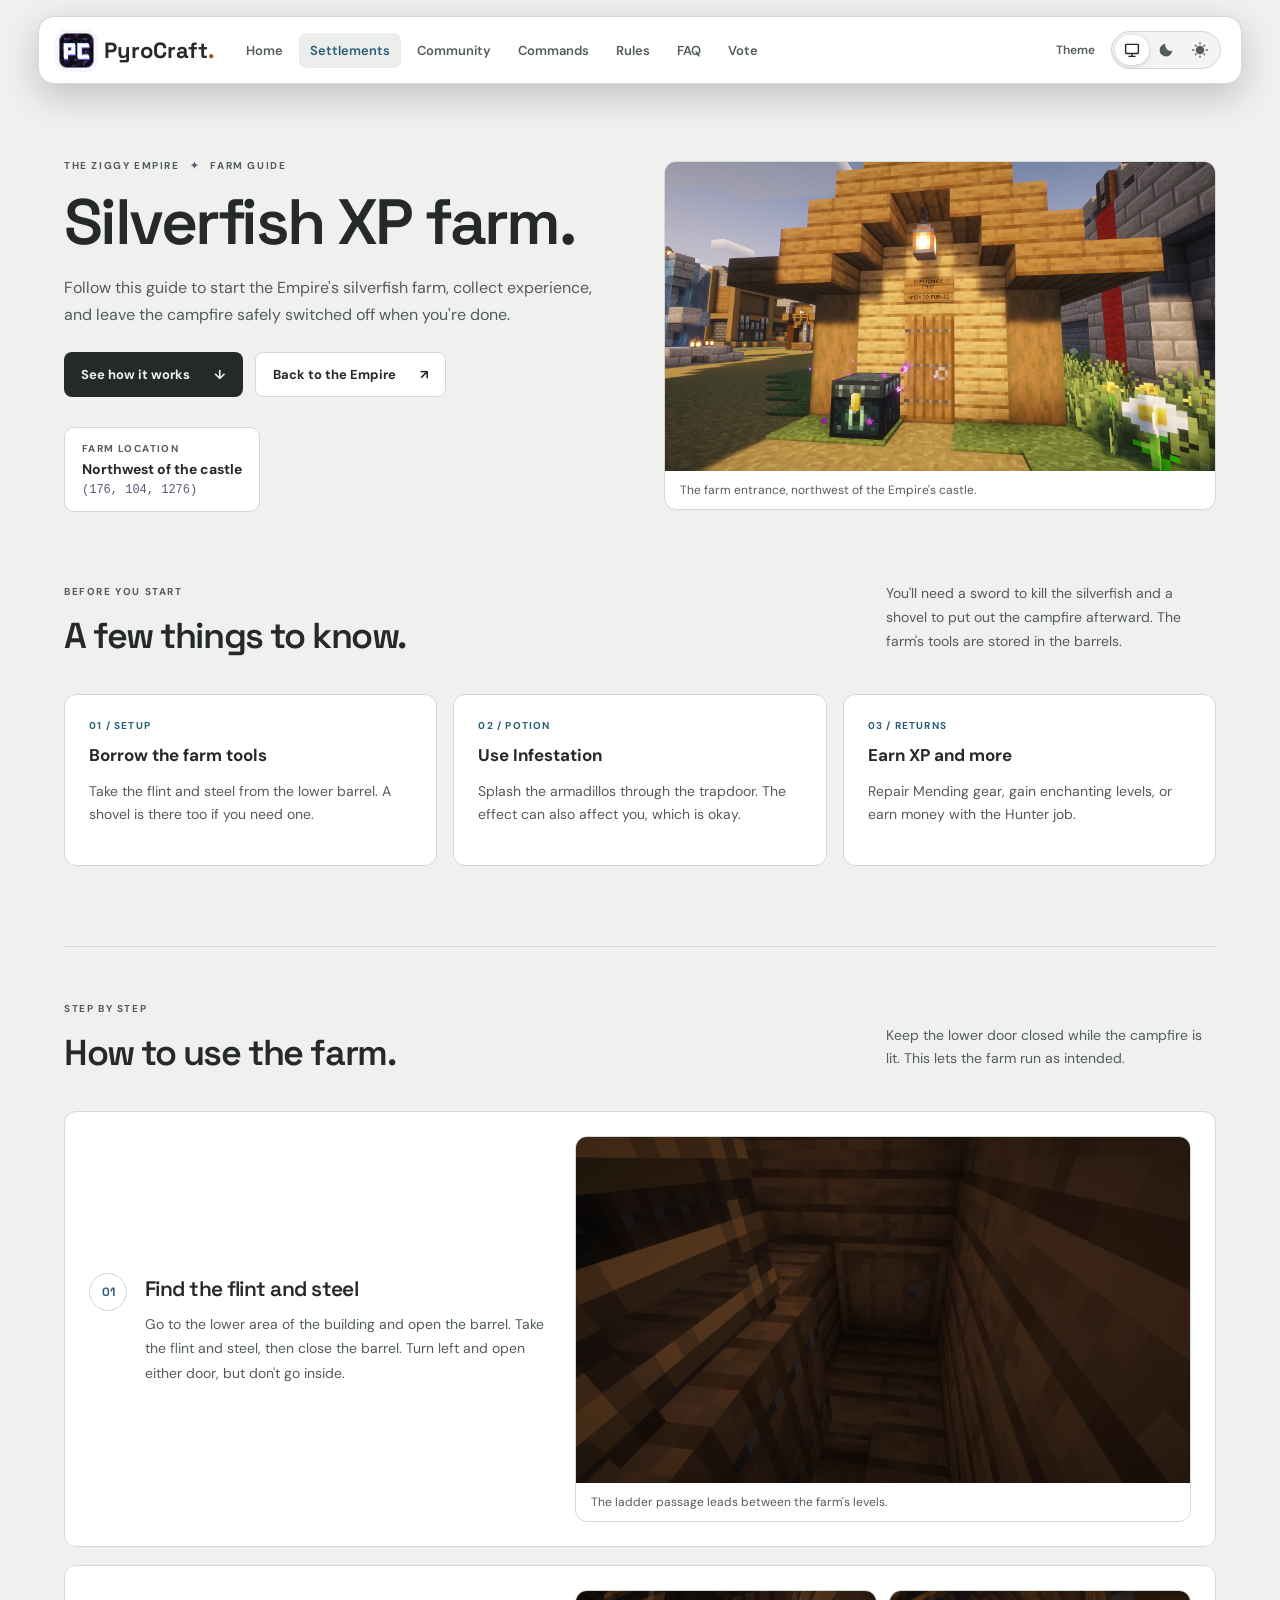
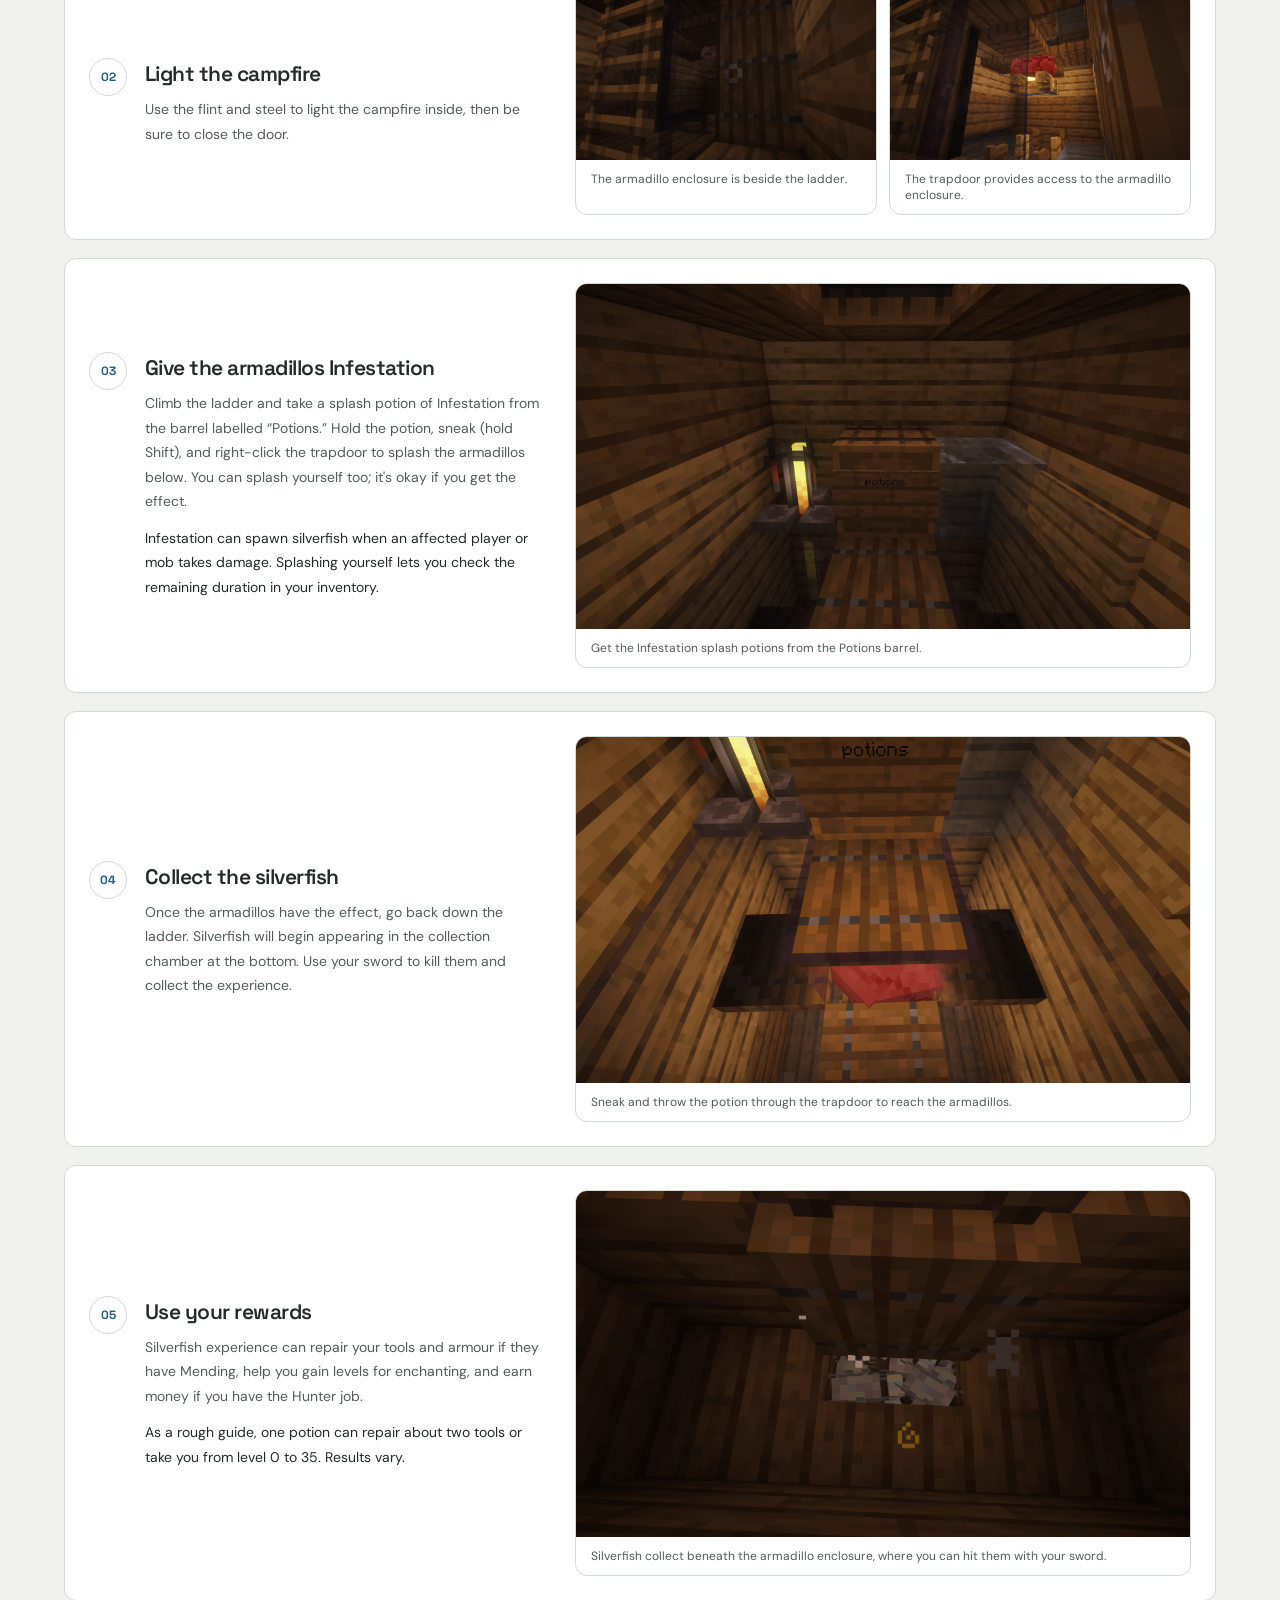
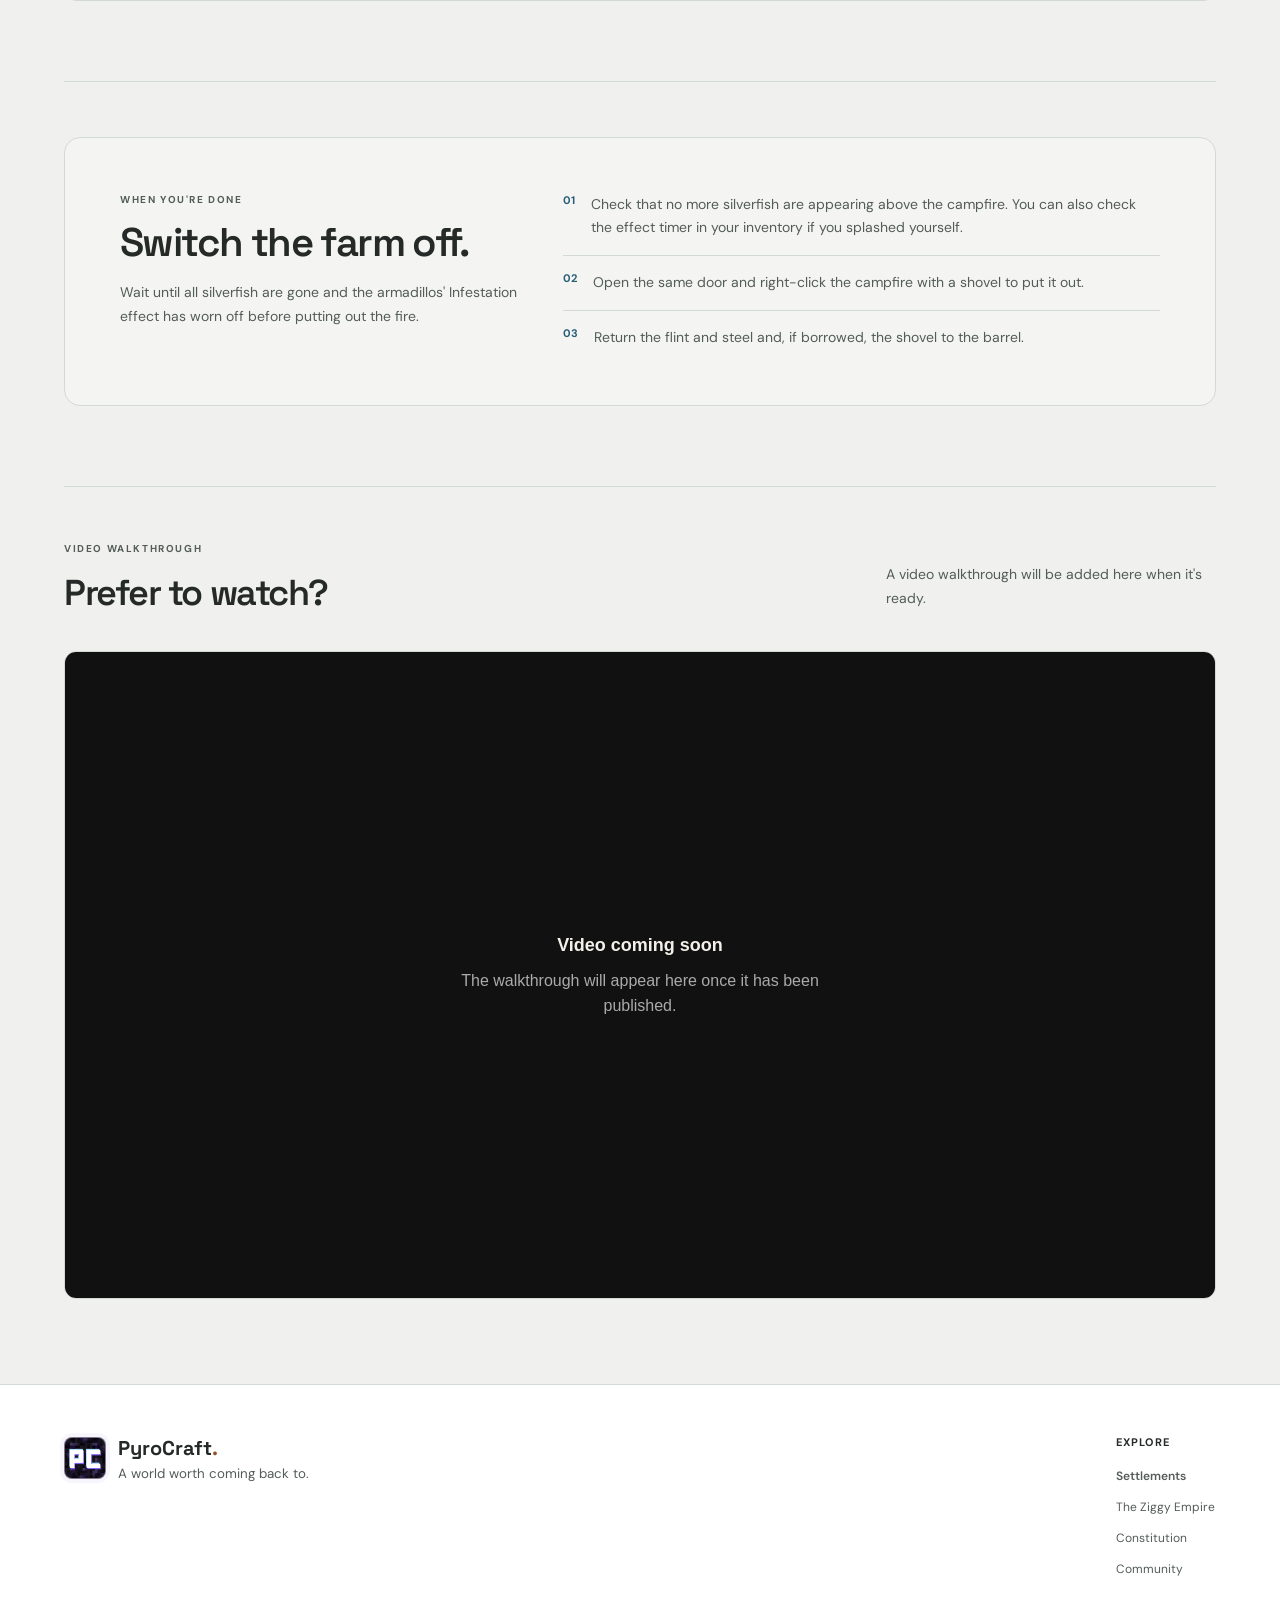
<file: settlements/ziggy-empire/xp_farm_guide/index.html>
<!doctype html>
<html lang="en">
<head>
	<meta charset="UTF-8" />
	<meta name="viewport" content="width=device-width, initial-scale=1.0" />
	<meta name="description" content="Learn how to safely use the Ziggy Empire's silverfish XP farm, from lighting the campfire to switching it off." />
	<title>Silverfish XP Farm Guide | The Ziggy Empire</title>
	<link rel="icon" href="../../../assets/logo.png" />
	<link rel="preconnect" href="https://fonts.googleapis.com" />
	<link rel="preconnect" href="https://fonts.gstatic.com" crossorigin />
	<link href="https://fonts.googleapis.com/css2?family=DM+Sans:wght@400;500;600;700&family=Space+Grotesk:wght@500;600;700&display=swap" rel="stylesheet" />
	<script src="../../../theme.js"></script>
	<script src="../../../animations.js" defer></script>
	<script src="../../../external-links.js" defer></script>
	<link rel="stylesheet" href="../../../style.css" />
	<link rel="stylesheet" href="../../../redesign.css?v=10" />
	<link rel="stylesheet" href="../../../theme-switch.css" />
	<link rel="stylesheet" href="guide.css" />
</head>
<body>
	<a class="skip-link" href="#main">Skip to content</a>
	<header class="topbar">
		<a class="brand" href="../../../"><img class="brand-mark" src="../../../assets/logo.png" alt="" /><span>PyroCraft<span class="brand-dot">.</span></span></a>
		<nav class="site-nav" aria-label="Main navigation"><a href="../../../">Home</a><a href="../../" aria-current="page">Settlements</a><a href="../../../community/">Community</a><a href="../../../commands/">Commands</a><a href="../../../rules/">Rules</a><a href="../../../faq/">FAQ</a><a href="../../../vote/">Vote</a></nav>
		<div class="topbar-actions"><fieldset class="theme-switch"><legend>Theme</legend><div class="theme-options"><label><input type="radio" name="theme" value="system" checked /><span>System</span></label><label><input type="radio" name="theme" value="dark" /><span>Dark</span></label><label><input type="radio" name="theme" value="light" /><span>Light</span></label></div></fieldset></div>
	</header>
	<main id="main">
		<section class="section-wrap subpage-hero farm-hero">
			<div class="farm-hero-copy">
				<p class="eyebrow">THE ZIGGY EMPIRE <span>✦</span> FARM GUIDE</p>
				<h1>Silverfish XP farm.</h1>
				<p>Follow this guide to start the Empire's silverfish farm, collect experience, and leave the campfire safely switched off when you're done.</p>
				<div class="farm-actions"><a class="button button-primary" href="#how-to">See how it works <span aria-hidden="true">↓</span></a><a class="button button-quiet" href="../">Back to the Empire <span aria-hidden="true">↗</span></a></div>
				<div class="farm-location"><span class="location-label">FARM LOCATION</span><strong>Northwest of the castle</strong><code>(176, 104, 1276)</code></div>
			</div>
			<figure class="farm-feature-image">
				<img src="images/xp_1.png" alt="Exterior of the wooden experience farm, with its entrance and signs reading Experience Farm and Open to Public" />
				<figcaption>The farm entrance, northwest of the Empire's castle.</figcaption>
			</figure>
		</section>

		<section class="section-wrap subpage-section farm-overview" aria-labelledby="before-you-start">
			<div class="section-intro">
				<div><p class="eyebrow">BEFORE YOU START</p><h2 id="before-you-start">A few things to know.</h2></div>
				<p>You'll need a sword to kill the silverfish and a shovel to put out the campfire afterward. The farm's tools are stored in the barrels.</p>
			</div>
			<div class="detail-grid farm-facts">
				<article class="detail-card"><span class="card-index">01 / SETUP</span><h3>Borrow the farm tools</h3><p>Take the flint and steel from the lower barrel. A shovel is there too if you need one.</p></article>
				<article class="detail-card"><span class="card-index">02 / POTION</span><h3>Use Infestation</h3><p>Splash the armadillos through the trapdoor. The effect can also affect you, which is okay.</p></article>
				<article class="detail-card"><span class="card-index">03 / RETURNS</span><h3>Earn XP and more</h3><p>Repair Mending gear, gain enchanting levels, or earn money with the Hunter job.</p></article>
			</div>
		</section>

		<section class="section-wrap subpage-section farm-steps" id="how-to" aria-labelledby="steps-heading">
			<div class="section-intro">
				<div><p class="eyebrow">STEP BY STEP</p><h2 id="steps-heading">How to use the farm.</h2></div>
				<p>Keep the lower door closed while the campfire is lit. This lets the farm run as intended.</p>
			</div>
			<ol class="step-list">
				<li class="step-card">
					<div class="step-copy"><span class="step-number">01</span><div><h3>Find the flint and steel</h3><p>Go to the lower area of the building and open the barrel. Take the flint and steel, then close the barrel. Turn left and open either door, but don't go inside.</p></div></div>
					<figure><img src="images/xp_2.png" alt="A narrow wooden ladder passage inside the farm" loading="lazy" /><figcaption>The ladder passage leads between the farm's levels.</figcaption></figure>
				</li>
				<li class="step-card">
					<div class="step-copy"><span class="step-number">02</span><div><h3>Light the campfire</h3><p>Use the flint and steel to light the campfire inside, then be sure to close the door.</p></div></div>
					<div class="step-gallery">
						<figure><img src="images/xp_3.png" alt="An armadillo inside its wooden enclosure, viewed beside the ladder" loading="lazy" /><figcaption>The armadillo enclosure is beside the ladder.</figcaption></figure>
						<figure><img src="images/xp_4.png" alt="An armadillo above the trapdoor opening in the farm" loading="lazy" /><figcaption>The trapdoor provides access to the armadillo enclosure.</figcaption></figure>
					</div>
				</li>
				<li class="step-card">
					<div class="step-copy"><span class="step-number">03</span><div><h3>Give the armadillos Infestation</h3><p>Climb the ladder and take a splash potion of Infestation from the barrel labelled “Potions.” Hold the potion, sneak (hold Shift), and right-click the trapdoor to splash the armadillos below. You can splash yourself too; it's okay if you get the effect.</p><p class="step-note">Infestation can spawn silverfish when an affected player or mob takes damage. Splashing yourself lets you check the remaining duration in your inventory.</p></div></div>
					<figure><img src="images/xp_5.png" alt="Barrel marked Potions on the upper level of the farm" loading="lazy" /><figcaption>Get the Infestation splash potions from the Potions barrel.</figcaption></figure>
				</li>
				<li class="step-card">
					<div class="step-copy"><span class="step-number">04</span><div><h3>Collect the silverfish</h3><p>Once the armadillos have the effect, go back down the ladder. Silverfish will begin appearing in the collection chamber at the bottom. Use your sword to kill them and collect the experience.</p></div></div>
					<figure><img src="images/xp_6.png" alt="View through the trapdoor into the armadillo enclosure below" loading="lazy" /><figcaption>Sneak and throw the potion through the trapdoor to reach the armadillos.</figcaption></figure>
				</li>
				<li class="step-card">
					<div class="step-copy"><span class="step-number">05</span><div><h3>Use your rewards</h3><p>Silverfish experience can repair your tools and armour if they have Mending, help you gain levels for enchanting, and earn money if you have the Hunter job.</p><p class="step-note">As a rough guide, one potion can repair about two tools or take you from level 0 to 35. Results vary.</p></div></div>
					<figure><img src="images/xp_7.png" alt="Silverfish gathered in the collection area beneath the trapdoor" loading="lazy" /><figcaption>Silverfish collect beneath the armadillo enclosure, where you can hit them with your sword.</figcaption></figure>
				</li>
			</ol>
		</section>

		<section class="section-wrap subpage-section farm-shutdown" aria-labelledby="shutdown-heading">
			<div class="shutdown-panel">
				<div class="shutdown-copy"><p class="eyebrow">WHEN YOU'RE DONE</p><h2 id="shutdown-heading">Switch the farm off.</h2><p>Wait until all silverfish are gone and the armadillos' Infestation effect has worn off before putting out the fire.</p></div>
				<ol class="shutdown-list">
					<li><span>01</span><p>Check that no more silverfish are appearing above the campfire. You can also check the effect timer in your inventory if you splashed yourself.</p></li>
					<li><span>02</span><p>Open the same door and right-click the campfire with a shovel to put it out.</p></li>
					<li><span>03</span><p>Return the flint and steel and, if borrowed, the shovel to the barrel.</p></li>
				</ol>
			</div>
		</section>

		<section class="section-wrap subpage-section farm-video" aria-labelledby="video-heading">
			<div class="section-intro"><div><p class="eyebrow">VIDEO WALKTHROUGH</p><h2 id="video-heading">Prefer to watch?</h2></div><p>A video walkthrough will be added here when it's ready.</p></div>
			<iframe class="video-placeholder" title="Silverfish XP farm video walkthrough, coming soon" loading="lazy" srcdoc="<!doctype html><html lang='en'><meta charset='utf-8'><meta name='viewport' content='width=device-width, initial-scale=1'><style>*{box-sizing:border-box}body{min-height:100vh;margin:0;display:grid;place-items:center;background:#111;color:#d7d4cb;font:500 16px/1.6 Arial,sans-serif;text-align:center;padding:24px}main{max-width:380px}strong{display:block;color:#f2f0e9;font-size:18px;margin-bottom:8px}p{margin:0;color:#aaa}</style><main><strong>Video coming soon</strong><p>The walkthrough will appear here once it has been published.</p></main></html>"></iframe>
		</section>
	</main>
	<footer class="main-footer"><div class="footer-brand"><div class="footer-name"><img src="../../../assets/logo.png" class="footer-logo" alt="" /><div><strong>PyroCraft<span class="brand-dot">.</span></strong><small>A world worth coming back to.</small></div></div></div><div class="footer-links"><h2>EXPLORE</h2><ul><li><a href="../../">Settlements</a></li><li><a href="../">The Ziggy Empire</a></li><li><a href="../constitution/">Constitution</a></li><li><a href="../../../community/">Community</a></li></ul></div></footer>
</body>
</html>
</file>
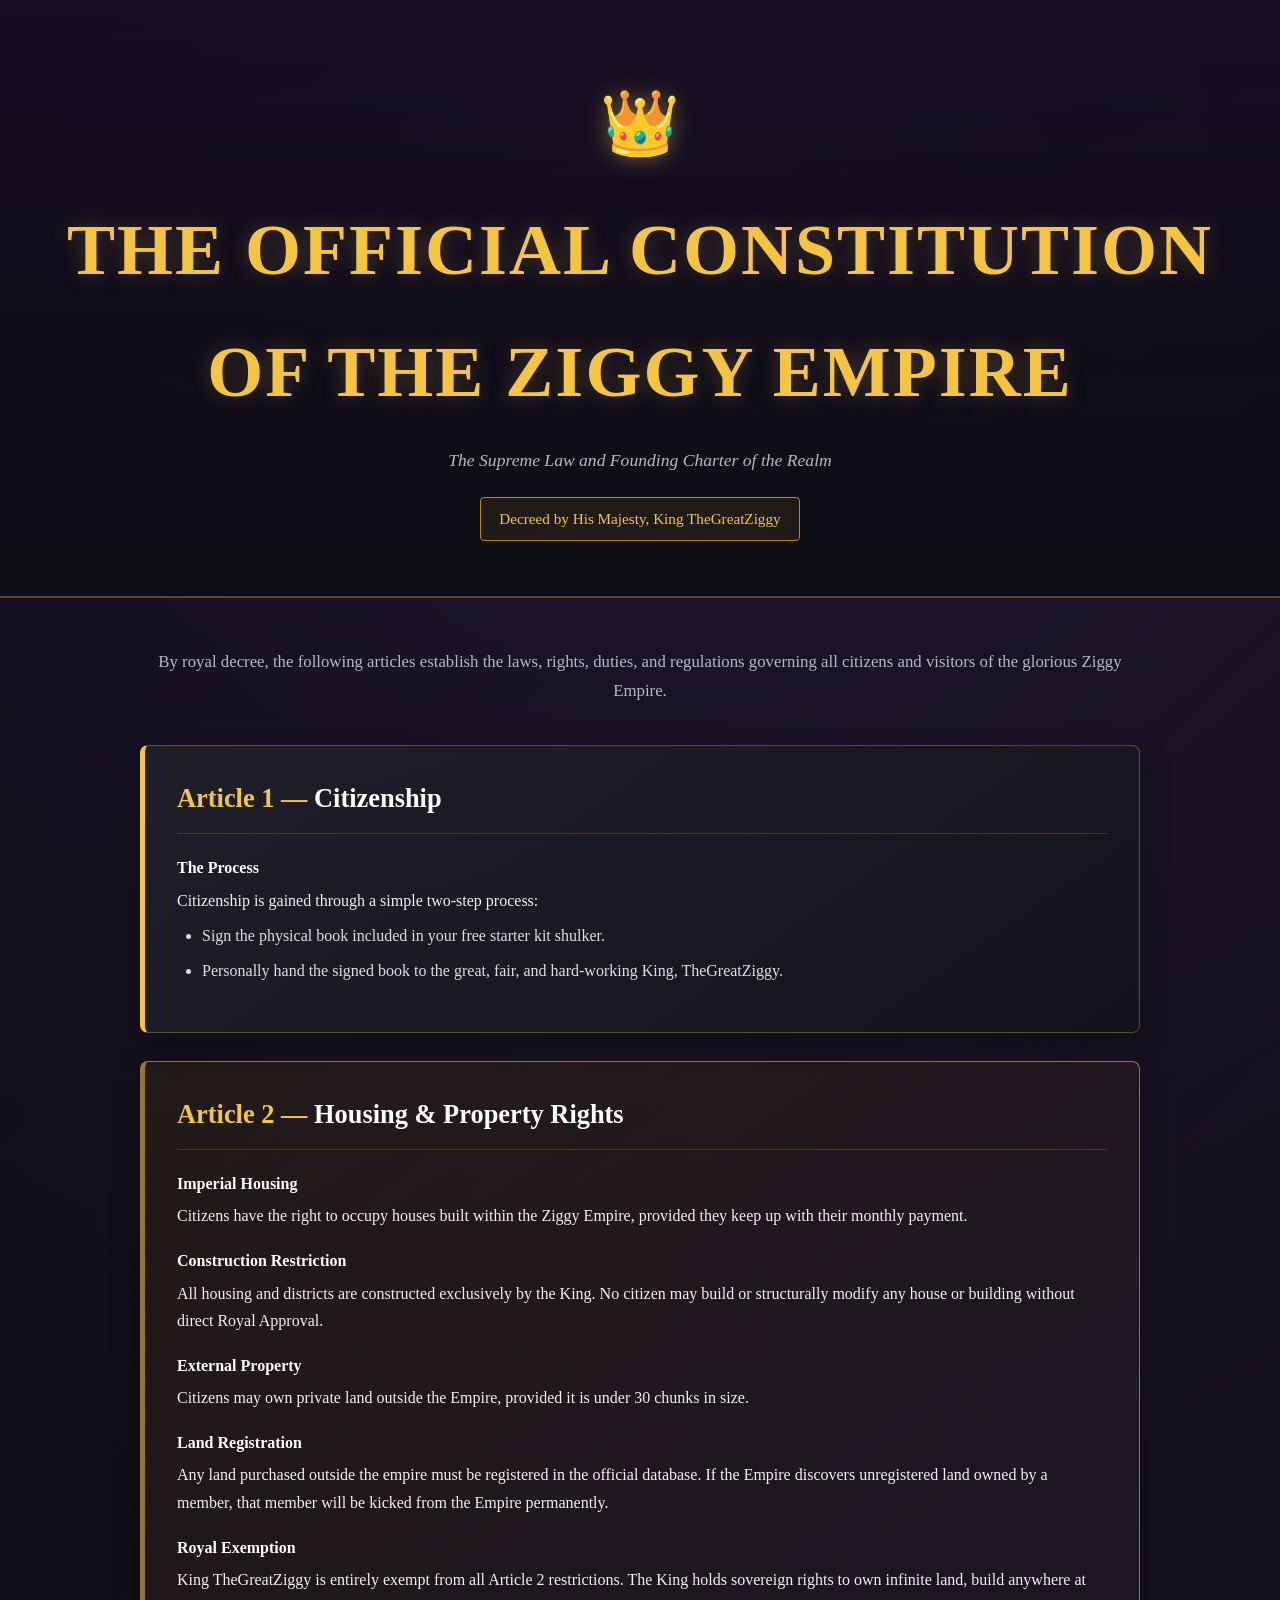
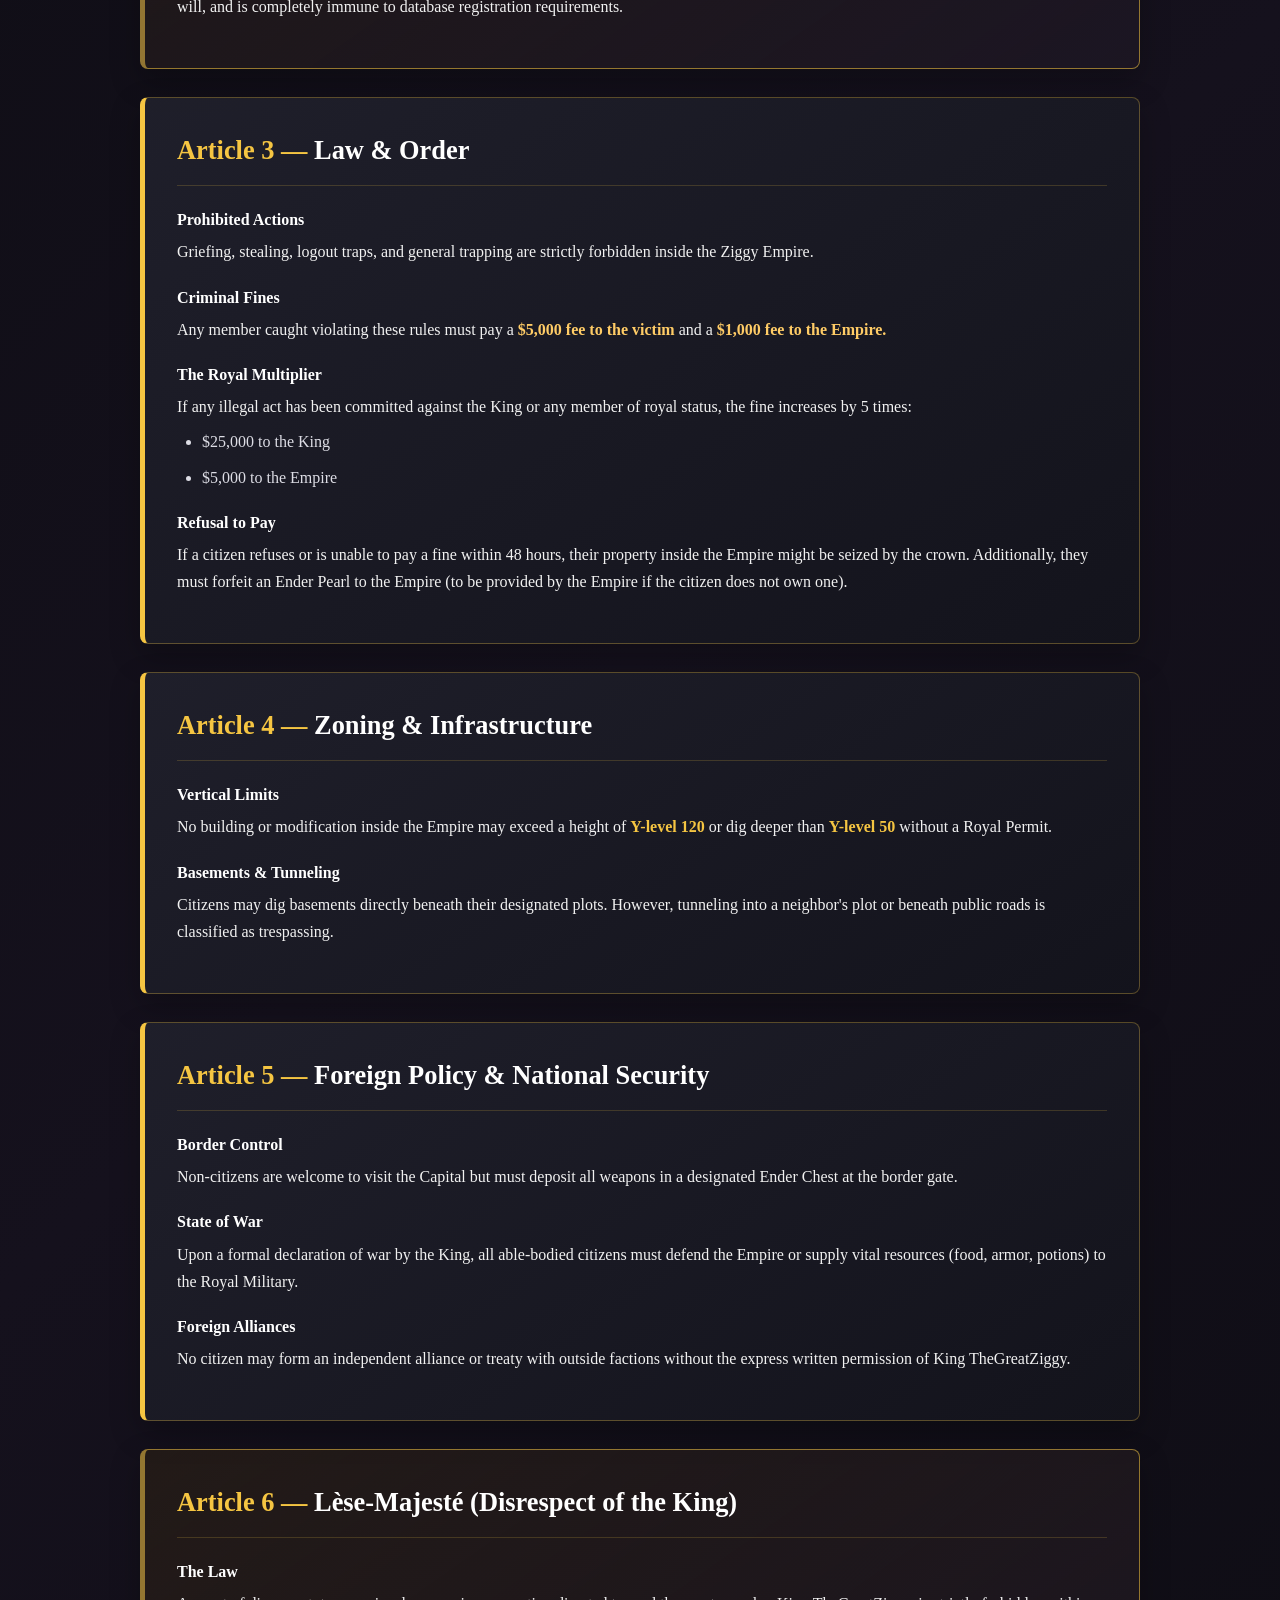
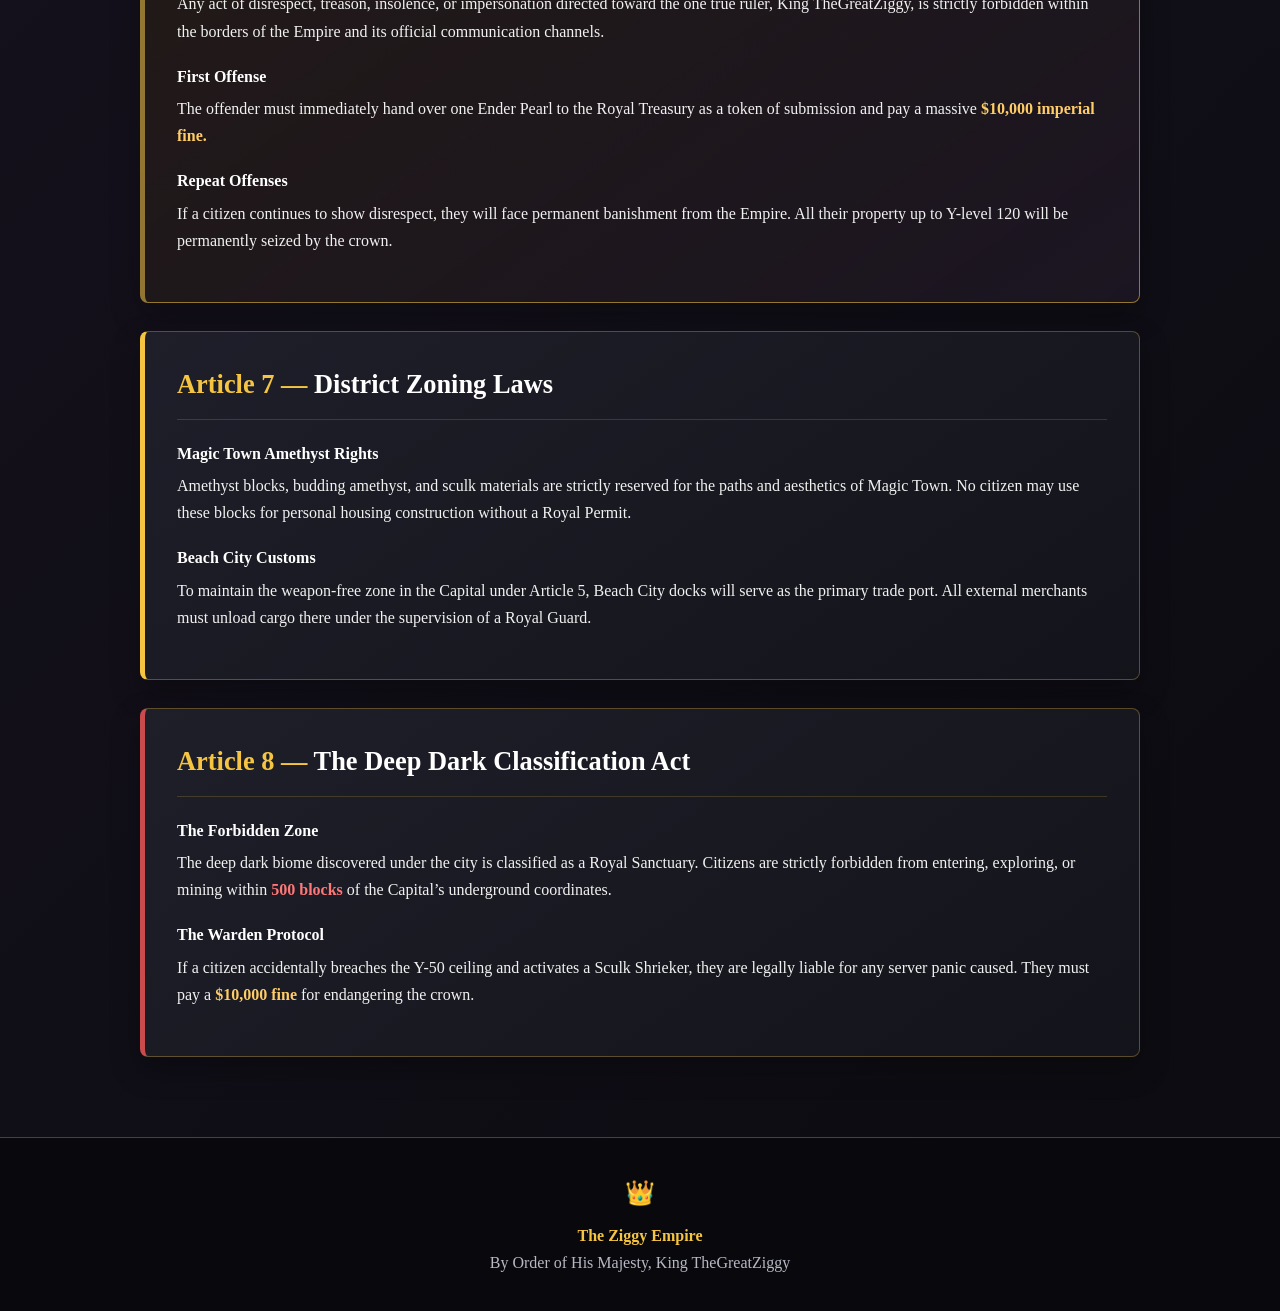
<file: ziggy_empire.html>
<!DOCTYPE html>
<html lang="en">
<head>
    <meta charset="UTF-8">
    <meta name="viewport" content="width=device-width, initial-scale=1.0">

    <title>Constitution of the Ziggy Empire</title>

    <style>
        :root {
            --gold: #f5c542;
            --gold-dark: #b8860b;
            --purple: #6c3fb5;
            --purple-dark: #24133f;
            --bg: #0d0d12;
            --panel: #171720;
            --panel-light: #20202b;
            --text: #f1f1f1;
            --muted: #b8b8c5;
            --red: #c94b4b;
            --border: rgba(245, 197, 66, 0.3);
        }

        * {
            box-sizing: border-box;
            margin: 0;
            padding: 0;
        }

        body {
            font-family: Georgia, "Times New Roman", serif;
            background:
                radial-gradient(circle at top, rgba(108, 63, 181, 0.18), transparent 35%),
                linear-gradient(135deg, #0b0b10, #15111d 50%, #0b0b10);
            color: var(--text);
            line-height: 1.7;
            min-height: 100vh;
        }

        header {
            text-align: center;
            padding: 70px 20px 55px;
            border-bottom: 2px solid var(--border);
            background:
                linear-gradient(rgba(20, 12, 35, 0.85), rgba(13, 13, 18, 0.95));
        }

        .crown {
            font-size: 4rem;
            margin-bottom: 10px;
            filter: drop-shadow(0 0 12px rgba(245, 197, 66, 0.45));
        }

        h1 {
            color: var(--gold);
            font-size: clamp(2.2rem, 6vw, 4.5rem);
            letter-spacing: 2px;
            text-transform: uppercase;
            text-shadow: 0 0 20px rgba(245, 197, 66, 0.25);
        }

        .subtitle {
            color: var(--muted);
            font-size: 1.1rem;
            margin-top: 12px;
            font-style: italic;
        }

        .decree {
            display: inline-block;
            margin-top: 22px;
            padding: 8px 18px;
            border: 1px solid var(--gold-dark);
            border-radius: 4px;
            color: var(--gold);
            background: rgba(245, 197, 66, 0.07);
            font-size: 0.95rem;
        }

        main {
            width: min(1000px, 92%);
            margin: 50px auto 80px;
        }

        .preamble {
            text-align: center;
            margin-bottom: 40px;
            color: var(--muted);
            font-size: 1.05rem;
        }

        .article {
            background:
                linear-gradient(145deg, rgba(32, 32, 43, 0.96), rgba(20, 20, 28, 0.96));
            border: 1px solid var(--border);
            border-left: 5px solid var(--gold);
            border-radius: 8px;
            margin-bottom: 28px;
            padding: 30px 32px;
            box-shadow: 0 12px 30px rgba(0, 0, 0, 0.25);
            transition: transform 0.2s ease, border-color 0.2s ease;
        }

        .article:hover {
            transform: translateY(-2px);
            border-color: rgba(245, 197, 66, 0.6);
        }

        .article h2 {
            color: var(--gold);
            font-size: 1.65rem;
            margin-bottom: 20px;
            border-bottom: 1px solid rgba(245, 197, 66, 0.18);
            padding-bottom: 12px;
        }

        .article h2 span {
            color: #fff;
        }

        .section {
            margin: 18px 0;
        }

        .section-title {
            display: block;
            color: #fff;
            font-weight: bold;
            margin-bottom: 5px;
        }

        ul {
            padding-left: 25px;
        }

        li {
            margin: 8px 0;
            color: #ddddE5;
        }

        strong {
            color: var(--gold);
        }

        .royal {
            border-color: rgba(245, 197, 66, 0.55);
            background:
                linear-gradient(145deg,
                    rgba(66, 48, 15, 0.32),
                    rgba(28, 22, 35, 0.95));
        }

        .warning {
            border-left-color: var(--red);
        }

        .warning strong {
            color: #ff7777;
        }

        .fine {
            color: #ffcc66;
            font-weight: bold;
        }

        footer {
            text-align: center;
            padding: 35px 20px;
            border-top: 1px solid var(--border);
            color: var(--muted);
            background: #09090d;
        }

        footer .crown-small {
            font-size: 1.5rem;
            margin-bottom: 8px;
        }

        @media (max-width: 600px) {
            header {
                padding: 50px 15px 40px;
            }

            .article {
                padding: 23px 20px;
            }

            .article h2 {
                font-size: 1.35rem;
            }

            main {
                width: 94%;
                margin-top: 35px;
            }
        }
    </style>
</head>

<body>

<header>
    <div class="crown">👑</div>

    <h1>The Official Constitution<br>of the Ziggy Empire</h1>

    <p class="subtitle">
        The Supreme Law and Founding Charter of the Realm
    </p>

    <div class="decree">
        Decreed by His Majesty, King TheGreatZiggy
    </div>
</header>

<main>

    <p class="preamble">
        By royal decree, the following articles establish the laws,
        rights, duties, and regulations governing all citizens and
        visitors of the glorious Ziggy Empire.
    </p>

    <!-- ARTICLE 1 -->
    <section class="article">
        <h2>Article 1 — <span>Citizenship</span></h2>

        <div class="section">
            <span class="section-title">The Process</span>
            Citizenship is gained through a simple two-step process:
            <ul>
                <li>Sign the physical book included in your free starter kit shulker.</li>
                <li>Personally hand the signed book to the great, fair, and hard-working King, TheGreatZiggy.</li>
            </ul>
        </div>
    </section>

    <!-- ARTICLE 2 -->
    <section class="article royal">
        <h2>Article 2 — <span>Housing &amp; Property Rights</span></h2>

        <div class="section">
            <span class="section-title">Imperial Housing</span>
            Citizens have the right to occupy houses built within the Ziggy Empire,
            provided they keep up with their monthly payment.
        </div>

        <div class="section">
            <span class="section-title">Construction Restriction</span>
            All housing and districts are constructed exclusively by the King.
            No citizen may build or structurally modify any house or building
            without direct Royal Approval.
        </div>

        <div class="section">
            <span class="section-title">External Property</span>
            Citizens may own private land outside the Empire, provided it is
            under 30 chunks in size.
        </div>

        <div class="section">
            <span class="section-title">Land Registration</span>
            Any land purchased outside the empire must be registered in the
            official database. If the Empire discovers unregistered land owned
            by a member, that member will be kicked from the Empire permanently.
        </div>

        <div class="section">
            <span class="section-title">Royal Exemption</span>
            King TheGreatZiggy is entirely exempt from all Article 2 restrictions.
            The King holds sovereign rights to own infinite land, build anywhere
            at will, and is completely immune to database registration requirements.
        </div>
    </section>

    <!-- ARTICLE 3 -->
    <section class="article">
        <h2>Article 3 — <span>Law &amp; Order</span></h2>

        <div class="section">
            <span class="section-title">Prohibited Actions</span>
            Griefing, stealing, logout traps, and general trapping are strictly
            forbidden inside the Ziggy Empire.
        </div>

        <div class="section">
            <span class="section-title">Criminal Fines</span>
            Any member caught violating these rules must pay a
            <span class="fine">$5,000 fee to the victim</span> and a
            <span class="fine">$1,000 fee to the Empire.</span>
        </div>

        <div class="section">
            <span class="section-title">The Royal Multiplier</span>
            If any illegal act has been committed against the King or any member
            of royal status, the fine increases by 5 times:
            <ul>
                <li>$25,000 to the King</li>
                <li>$5,000 to the Empire</li>
            </ul>
        </div>

        <div class="section">
            <span class="section-title">Refusal to Pay</span>
            If a citizen refuses or is unable to pay a fine within 48 hours,
            their property inside the Empire might be seized by the crown.
            Additionally, they must forfeit an Ender Pearl to the Empire
            (to be provided by the Empire if the citizen does not own one).
        </div>
    </section>

    <!-- ARTICLE 4 -->
    <section class="article">
        <h2>Article 4 — <span>Zoning &amp; Infrastructure</span></h2>

        <div class="section">
            <span class="section-title">Vertical Limits</span>
            No building or modification inside the Empire may exceed a height
            of <strong>Y-level 120</strong> or dig deeper than
            <strong>Y-level 50</strong> without a Royal Permit.
        </div>

        <div class="section">
            <span class="section-title">Basements &amp; Tunneling</span>
            Citizens may dig basements directly beneath their designated plots.
            However, tunneling into a neighbor's plot or beneath public roads
            is classified as trespassing.
        </div>
    </section>

    <!-- ARTICLE 5 -->
    <section class="article">
        <h2>Article 5 — <span>Foreign Policy &amp; National Security</span></h2>

        <div class="section">
            <span class="section-title">Border Control</span>
            Non-citizens are welcome to visit the Capital but must deposit all
            weapons in a designated Ender Chest at the border gate.
        </div>

        <div class="section">
            <span class="section-title">State of War</span>
            Upon a formal declaration of war by the King, all able-bodied citizens
            must defend the Empire or supply vital resources (food, armor,
            potions) to the Royal Military.
        </div>

        <div class="section">
            <span class="section-title">Foreign Alliances</span>
            No citizen may form an independent alliance or treaty with outside
            factions without the express written permission of King TheGreatZiggy.
        </div>
    </section>

    <!-- ARTICLE 6 -->
    <section class="article royal">
        <h2>Article 6 — <span>Lèse-Majesté (Disrespect of the King)</span></h2>

        <div class="section">
            <span class="section-title">The Law</span>
            Any act of disrespect, treason, insolence, or impersonation directed
            toward the one true ruler, King TheGreatZiggy, is strictly forbidden
            within the borders of the Empire and its official communication channels.
        </div>

        <div class="section">
            <span class="section-title">First Offense</span>
            The offender must immediately hand over one Ender Pearl to the Royal
            Treasury as a token of submission and pay a massive
            <span class="fine">$10,000 imperial fine.</span>
        </div>

        <div class="section">
            <span class="section-title">Repeat Offenses</span>
            If a citizen continues to show disrespect, they will face permanent
            banishment from the Empire. All their property up to Y-level 120
            will be permanently seized by the crown.
        </div>
    </section>

    <!-- ARTICLE 7 -->
    <section class="article">
        <h2>Article 7 — <span>District Zoning Laws</span></h2>

        <div class="section">
            <span class="section-title">Magic Town Amethyst Rights</span>
            Amethyst blocks, budding amethyst, and sculk materials are strictly
            reserved for the paths and aesthetics of Magic Town. No citizen may
            use these blocks for personal housing construction without a Royal Permit.
        </div>

        <div class="section">
            <span class="section-title">Beach City Customs</span>
            To maintain the weapon-free zone in the Capital under Article 5,
            Beach City docks will serve as the primary trade port. All external
            merchants must unload cargo there under the supervision of a Royal Guard.
        </div>
    </section>

    <!-- ARTICLE 8 -->
    <section class="article warning">
        <h2>Article 8 — <span>The Deep Dark Classification Act</span></h2>

        <div class="section">
            <span class="section-title">The Forbidden Zone</span>
            The deep dark biome discovered under the city is classified as a
            Royal Sanctuary. Citizens are strictly forbidden from entering,
            exploring, or mining within <strong>500 blocks</strong> of the
            Capital’s underground coordinates.
        </div>

        <div class="section">
            <span class="section-title">The Warden Protocol</span>
            If a citizen accidentally breaches the Y-50 ceiling and activates
            a Sculk Shrieker, they are legally liable for any server panic caused.
            They must pay a <span class="fine">$10,000 fine</span> for endangering
            the crown.
        </div>
    </section>

</main>

<footer>
    <div class="crown-small">👑</div>
    <p>
        <strong>The Ziggy Empire</strong>
    </p>
    <p>
        By Order of His Majesty, King TheGreatZiggy
    </p>
</footer>

</body>
</html>
</file>
<file: style.css>
:root {
	--bg: #101820;
	--panel: #192630;
	--ink: #edf4f2;
	--muted: #a0afb5;
	--line: #30414c;
	--orange: #aa9aee;
	--orange-soft: #393552;
	--orange-secondary: #f0a36f;
	--green: #54d08d;
	--purple: #b49fff;
	--shadow: 0 18px 50px rgba(0, 0, 0, .18);
}

* { box-sizing: border-box; }

html { scroll-behavior: smooth; }

body {
	margin: 0;
	background:
		linear-gradient(rgba(255, 255, 255, .018) 1px, transparent 1px),
		linear-gradient(90deg, rgba(255, 255, 255, .018) 1px, transparent 1px),
		radial-gradient(circle at 75% -20%, #30484b 0, #101820 44%), var(--bg);
	background-size: 48px 48px, 48px 48px, auto;
	color: var(--ink);
	font-family: "DM Sans", sans-serif;
	-webkit-font-smoothing: antialiased;
}

button, a { font: inherit; }
a { color: inherit; text-decoration: none; }
button { border: 0; cursor: pointer; }

/* Base App Shell & Layout Structure */
.app-shell { min-height: 100vh; }
.main-content { width: 100%; min-width: 0; display: flex; flex-direction: column;}
.topbar {
	position: sticky;
	top: 0;
	z-index: 10;
	display: flex;
	align-items: center;
	justify-content: space-between;
	height: 50px;
	padding: 0 5.2%;
	border-bottom: 1px solid rgba(125, 151, 159, .16);
	background: rgba(16, 24, 32, .88);
	backdrop-filter: blur(16px);
	box-shadow: 0 8px 24px rgba(0, 0, 0, .12);
}

.brand {
	display: flex;
	align-items: center;
	gap: 10px;
	color: #f4f7f4;
	font: 700 21px "Space Grotesk", sans-serif;
	letter-spacing: 0;
}

.brand-mark {
	display: block;
	width: 27px;
	height: 27px;
	border-radius: 8px;
	object-fit: cover;
	background: var(--orange);
	border: 1px solid rgba(255, 255, 255, .2);
	box-shadow: 0 0 0 4px rgba(156, 145, 209, .08);
}

.topbar-actions { display: flex; align-items: center; gap: 17px; }

.server-pill { display: flex; align-items: center; gap: 7px; color: var(--green); font-size: 11px; font-weight: 700; }
.server-pill i {
	width: 7px;
	height: 7px;
	border-radius: 50%;
	background: var(--green);
	box-shadow: 0 0 0 4px rgba(84, 208, 141, .12);
}

/* Page Architecture */
.page-content {
	max-width: 1220px;
	margin: 0 auto;
	padding: 43px 5.2% 60px;
	display: grid;
	grid-template-columns: minmax(0, 1.55fr) minmax(290px, .85fr);
	gap: 20px;
	align-items: start;
	flex: 1;
}

.main-column,
.side-column {
	display: grid;
	gap: 20px;
	min-width: 0;
}

/* Welcome Summary Block */
.welcome-row {
	display: flex;
	justify-content: space-between;
	margin: 0;
	align-items: center;
	flex-direction: column;
	gap: 20px;
}

.welcome-row > div:first-child { max-width: 590px; }

.eyebrow { margin: 0 0 10px; color: #a7b6b9; font-size: 11px; font-weight: 600; letter-spacing: 1.4px; }
.eyebrow span { margin: 0 7px; color: var(--orange); }

h1 {
	margin-top: 0;
	color: #f2f6f4;
	font: 600 clamp(35px, 5vw, 59px) "Space Grotesk", sans-serif;
	line-height: 1.03;
	letter-spacing: 0;
	margin-bottom: 13px;
	text-wrap: balance;
}
h1 em { color: var(--orange); font-style: normal; }

.welcome-copy {
	margin-bottom: 0;
	max-width: 560px;
	color: #adbdc1;
	font-size: 14px;
	line-height: 1.65;
}

.server-address {
	display: grid;
	grid-template-columns: 1fr auto;
	width: 100%;
	padding: 15px 15px 13px;
	border: 1px solid rgba(156, 145, 209, .78);
	border-radius: 9px;
	background: rgba(27, 40, 50, .96);
	box-shadow: 0 12px 30px rgba(0, 0, 0, .2), 0 0 0 4px rgba(156, 145, 209, .05);
	transition: border-color 160ms ease, box-shadow 160ms ease, transform 160ms ease;
}

.server-address:hover,
.server-address:focus-within {
	border-color: var(--orange);
	box-shadow: 0 16px 34px rgba(0, 0, 0, .24), 0 0 0 4px rgba(156, 145, 209, .1);
	transform: translateY(-2px);
}

.server-address span { grid-column: 1 / -1; margin-bottom: 7px; color: #a0b0b5; font-size: 10px; text-transform: uppercase; letter-spacing: 1px; }
.server-address strong { color: #d8e7e3; font: 600 14px "Space Grotesk", sans-serif; }

.server-address button {
	padding: 0 0 0 15px;
	background: none;
	color: var(--orange-secondary);
	font-size: 10px;
	font-weight: 700;
	white-space: nowrap;
	border-radius: 50px;
	transition: color 160ms ease, background 160ms ease;
}

.server-address button:hover,
.server-address button:focus-visible {
	background: rgba(240, 163, 111, .12);
	color: #ffd0a9;
}

.useful-commands {
	display: grid;
	grid-template-columns: 1fr auto;
	width: 100%;
	padding: 15px 15px 13px;
	border: 1px solid rgba(151, 174, 181, .28);
	border-radius: 9px;
	background: rgba(20, 30, 38, .82);
	box-shadow: 0 11px 30px rgba(0, 0, 0, .15);
	transition: border-color 160ms ease, background 160ms ease, transform 160ms ease;
}

.useful-commands:hover,
.useful-commands:focus-visible {
	border-color: var(--orange);
	background: #253541;
	transform: translateY(-1px);
	outline: none;
}

.useful-commands strong { color: var(--orange); font: 600 14px "Space Grotesk", sans-serif; }
.useful-commands strong span { color: var(--orange-secondary); }

/* Panels & Components */
.panel {
	min-width: 0;
	padding: 24px 23px;
	border: 1px solid rgba(125, 151, 159, .24);
	border-radius: 11px;
	background: rgba(25, 38, 48, .96);
	box-shadow: 0 18px 50px rgba(0, 0, 0, .2);
	transition: border-color 160ms ease, transform 160ms ease, box-shadow 160ms ease;
}

.panel:hover {
	border-color: rgba(156, 145, 209, .38);
	box-shadow: 0 22px 56px rgba(0, 0, 0, .26);
}

.panel-heading { display: flex; justify-content: space-between; align-items: flex-start; margin-bottom: 23px; }
.panel-heading h2 { margin-top: 0; margin-bottom: 5px; color: #ecf4f1; font: 600 17px "Space Grotesk", sans-serif; letter-spacing: .01em; }
.panel-heading p { margin: 0; color: #a0afb5; font-size: 11px; }
.panel-heading .stats-note { margin-top: 4px; color: #91a2a8; font-size: 10px; }

.text-link { color: var(--orange); font-size: 11px; font-weight: 700; }
.text-link span { margin-left: 5px; font-size: 15px; }
.text-link:hover { color: #fff; }

/* FAQ Accordion */
.faq-search { margin-bottom: 20px; }
.faq-search label { display: block; margin-bottom: 7px; color: #d9e4e1; font-size: 12px; font-weight: 600; }
.faq-search input {
	width: 100%;
	min-height: 42px;
	padding: 0 12px;
	border: 1px solid rgba(125, 151, 159, .3);
	border-radius: 6px;
	background: rgba(16, 24, 32, .68);
	color: var(--ink);
	font: 12px "DM Sans", sans-serif;
}
.faq-search input::placeholder { color: #84969c; }
.faq-search input:focus-visible { border-color: var(--orange-secondary); outline: 2px solid rgba(240, 163, 111, .24); outline-offset: 2px; }
.faq-search-status { min-height: 14px; margin: 7px 0 0; color: #91a2a8; font-size: 10px; }
.faq-group + .faq-group { margin-top: 21px; }
.faq-group-heading {
	margin: 0 0 3px;
	padding: 0 2px 9px;
	border-bottom: 1px solid rgba(125, 151, 159, .18);
	color: var(--orange);
	font: 600 13px "Space Grotesk", sans-serif;
}
.faq-empty { margin: 8px 0 2px; color: #aab9bd; font-size: 12px; line-height: 1.6; }
.faq-item[hidden],
.faq-group[hidden] { display: none; }
.faq-item + .faq-item { border-top: 1px solid rgba(125, 151, 159, .18); }
.faq-question {
	display: flex;
	align-items: center;
	justify-content: space-between;
	gap: 16px;
	width: 100%;
	padding: 16px 2px;
	background: transparent;
	color: #d9e4e1;
	text-align: left;
	font-size: 13px;
	font-weight: 600;
	transition: color 160ms ease;
}
.faq-question:hover,
.faq-question[aria-expanded="true"] { color: var(--orange-secondary); }
.faq-question:focus-visible { outline: 2px solid var(--orange-secondary); outline-offset: 3px; border-radius: 3px; }
.faq-icon { position: relative; width: 16px; height: 16px; flex: 0 0 16px; color: var(--orange-secondary); }
.faq-icon::before,
.faq-icon::after { position: absolute; top: 7px; left: 3px; width: 10px; height: 2px; background: currentColor; content: ""; transition: transform 160ms ease; }
.faq-icon::after { transform: rotate(90deg); }
.faq-item.active .faq-icon::after { transform: rotate(0); }
.faq-answer { max-height: 0; overflow: hidden; transition: max-height 220ms ease; }
.faq-answer-content { padding: 0 2px 16px; color: #aab9bd; font-size: 12px; line-height: 1.65; }
.faq-answer-content p { margin: 0 0 10px; }
.faq-answer-content ul { margin: 0; padding-left: 20px; }
.faq-answer-content li + li { margin-top: 5px; }
.faq-answer-content code { color: var(--orange-secondary); }

.chart-panel { min-height: 330px; }
.activity-panel { min-height: 300px; }

/* Activity Analytics (Inline SVG Graph) */
.chart-heading-meta { display: grid; justify-items: end; gap: 7px; }
.chart-legend { color: #a6b2b3; font-size: 10px; }
.chart-legend i { display: inline-block; width: 7px; height: 7px; margin-right: 5px; border-radius: 50%; background: var(--orange); }
.chart-latest { color: #e9f3ef; font: 600 11px "Space Grotesk", sans-serif; }
#chart-latest { color: var(--orange-secondary); }

.chart-wrap { position: relative; display: flex; padding-top: 5px; }
.chart-axis { display: block; flex: 0 0 36px; width: 36px; height: 220px; }
.chart-scroll { min-width: 0; flex: 1; overflow-x: auto; overflow-y: hidden; }
.chart-scroll-content { width: 200%; }
.chart-scroll svg { display: block; width: 100%; height: 220px; }
.chart-grid line { stroke: #354752; stroke-width: 1; stroke-dasharray: 3 5; }
.chart-area { fill: url(#chart-fill); }
.chart-line { fill: none; stroke: var(--orange); stroke-linecap: round; stroke-linejoin: round; stroke-width: 3; }

.chart-point {
	fill: var(--orange);
	stroke: #192630;
	stroke-width: 4;
	cursor: help;
	transition: r 160ms ease, opacity 160ms ease;
}
.chart-point:hover { opacity: 1 !important; }
.chart-points .chart-point:not(:last-child) { opacity: .72; }
.chart-points { pointer-events: none; }
.chart-guide { stroke: #91a2a8; stroke-width: 1; stroke-dasharray: 3 3; pointer-events: none; }
.chart-tooltip {
	position: absolute;
	transform: translate(-50%, calc(-100% - 12px));
	padding: 7px 10px;
	border: 1px solid #354752;
	border-radius: 6px;
	background: #192630;
	color: #fff;
	font-size: 11px;
	white-space: nowrap;
	pointer-events: none;
	z-index: 2;
}
.chart-tooltip[hidden] { display: none; }
.chart-tooltip strong, .chart-tooltip span { display: block; }
.chart-tooltip span { color: #91a2a8; font-size: 10px; }

.chart-y-labels text { fill: #91a2a8; font: 10px "DM Sans", sans-serif; }
.chart-labels text { fill: #91a2a8; font: 10px "DM Sans", sans-serif; }
.chart-stats { display: flex; gap: 18px; padding-top: 12px; color: #91a2a8; font-size: 11px; }
.chart-stats strong { color: #fff; margin-left: 4px; }
.chart-empty { position: absolute; top: 48%; left: 0; width: 100%; color: #a0afb5; font-size: 11px; text-align: center; }
@media (max-width: 760px) {
	.chart-scroll-content { width: 400%; }
}

/* Dashboard Widgets & User Displays */
.count-badge {
	display: inline-grid;
	place-items: center;
	width: 60px;
	height: 22px;
	margin-left: 5px;
	border-radius: 8px;
	background: rgba(240, 163, 111, .14);
	color: #ffc18f;
	font: 600 10px "DM Sans", sans-serif;
	vertical-align: 2px;
}

.activity-list { display: grid; gap: 13px; }
.empty-state { padding: 30px 0; color: #a0afb5; font-size: 11px; text-align: center; }
.plus-more {
	margin-top: 4px;
	padding-top: 10px;
	border-top: 1px solid rgba(125, 151, 159, .12);
	color: var(--orange);
	font-size: 10px;
	font-weight: 700;
	text-align: center;
}

.online-dot {
	width: 7px;
	height: 7px;
	border-radius: 50%;
	background: var(--green);
	animation: status-pulse 2.4s ease-in-out infinite;
}

@keyframes status-pulse {
	0%, 100% { box-shadow: 0 0 0 4px rgba(84, 208, 141, .1); }
	50% { box-shadow: 0 0 0 7px rgba(84, 208, 141, 0); }
}

/* Community Callouts */
.community-card {
	width: 100%;
	padding: 18px 20px;
	border: 1px solid rgba(151, 174, 181, .28);
	border-radius: 11px;
	background: linear-gradient(135deg, #203440, #192630);
	box-shadow: 0 18px 50px rgba(0, 0, 0, .2);
	transition: border-color 160ms ease, transform 160ms ease, box-shadow 160ms ease;
}

.community-card:hover {
	border-color: rgba(156, 145, 209, .38);
	box-shadow: 0 22px 56px rgba(0, 0, 0, .26);
}

.community-card p { margin: 0 0 14px; color: #adbdc1; font-size: 11px; font-weight: 600; letter-spacing: .01em; }
.community-card div { display: flex; gap: 9px; }

.community-card a {
	display: flex;
	align-items: center;
	gap: 7px;
	flex: 1;
	min-width: 0;
	padding: 8px 9px;
	border: 1px solid rgba(170, 154, 238, .62);
	border-radius: 7px;
	background: #2a3c47;
	color: #dce9e7;
	font-size: 10px;
	font-weight: 700;
	transition: border-color 160ms ease, background 160ms ease, transform 160ms ease;
}

.community-card a:hover,
.community-card a:focus-visible {
	border-color: var(--orange);
	background: #354c59;
	transform: translateY(-2px);
}

.community-icon { display: grid; place-items: center; width: 20px; height: 20px; border-radius: 50%; font-size: 11px; }
.discord-icon { background: #30294d; color: #b9a9ff; }
.youtube-icon { background: #4a2829; color: #ff8e86; }

/* Statistical Matrices Metrics */
.stats-grid { display: grid; grid-template-columns: 1fr; gap: 35px; margin: 0; }

.stat-card {
	position: relative;
	min-height: 145px;
	padding: 22px 22px 17px;
	overflow: hidden;
	border: 1px solid rgba(151, 174, 181, .28);
	border-radius: 11px;
	background: rgba(25, 38, 48, .96);
	box-shadow: 0 18px 50px rgba(0, 0, 0, .2);
	transition: border-color 160ms ease, transform 160ms ease, box-shadow 160ms ease;
}

.stat-card:hover {
	border-color: rgba(156, 145, 209, .38);
	box-shadow: 0 22px 56px rgba(0, 0, 0, .26);
}
.stat-header { display: flex; justify-content: space-between; align-items: center; color: #adbdc1; font-size: 11px; font-weight: 600; letter-spacing: .01em; }
.stat-icon { display: grid; place-items: center; width: 25px; height: 25px; border-radius: 7px; background: rgba(240, 163, 111, .14); color: var(--orange-secondary); font-size: 13px; }
.stat-icon.green { background: #172e27; color: var(--green); }
.stat-icon.blue { background: #1b2e3e; color: #76b7e9; }
.stat-value { display: block; margin: 14px 0 4px; color: #f4f8f6; font: 600 29px "Space Grotesk", sans-serif; letter-spacing: -1px; }
.stat-change { margin: 0; font-size: 10px; font-weight: 700; color: #a0afb5; }
.stat-change em { margin-left: 4px; color: #a0afb5; font-size: 10px; font-style: normal; font-weight: 400; }
.progress-track { height: 5px; margin-top: 18px; overflow: hidden; border-radius: 99px; background: #354752; }
.progress-track span { display: block; height: 100%; border-radius: inherit; background: var(--green); }
.progress-label { display: flex; justify-content: space-between; align-items: center; margin: 8px 0 0; color: #a0afb5; font-size: 9px; }
.location-card { min-height: 125px !important; }
.location-name { display: block; margin-top: 15px; color: #f4f8f6; font: 600 22px "Space Grotesk", sans-serif; letter-spacing: -.7px; }
.location-detail { margin: 5px 0 0; color: #a0afb5; font-size: 10px; }
.restart-detail { display: flex; justify-content: space-between; gap: 10px; margin: 16px 0 0; padding-top: 11px; border-top: 1px solid rgba(151, 174, 181, .22); color: #a0afb5; font-size: 10px; }
.restart-detail strong { color: var(--orange-secondary); font-size: 10px; font-weight: 600; text-align: right; }
.stats-grid > .community-card a.useful-commands { border-color: rgba(240, 163, 111, .42); background: rgba(240, 163, 111, .08); }
.stats-grid > .community-card a.useful-commands strong { color: var(--orange-secondary); }
.stats-grid > .community-card a.useful-commands:hover,
.stats-grid > .community-card a.useful-commands:focus-visible { border-color: var(--orange-secondary); background: rgba(240, 163, 111, .16); }
/* Updates List Configurations */
.latest-updates { display: grid; gap: 8px; }
.update-preview {
display: flex;
align-items: center;
justify-content: space-between;
width: 100%;
padding: 12px;
border: 1px solid rgba(125, 151, 159, .15);
border-radius: 8px;
background: rgba(255, 255, 255, .025);
color: inherit;
text-align: left;
transition: border-color 160ms ease, background 160ms ease, transform 160ms ease;
}
.update-preview:hover {
border-color: rgba(156, 145, 209, .4);
background: rgba(156, 145, 209, .06);
transform: translateY(-1px);
}
.update-preview strong, .update-preview span { display: block; }
.update-preview strong { color: #d9e4e1; font-size: 11px; }
.update-preview div span { margin-top: 4px; color: #9aaab0; font-size: 9px; }
.update-arrow { color: var(--orange-secondary); font-size: 15px; }
/* Interactive Overlays Engine (Modals) */
body.modal-open { overflow: hidden; }
.text-link, .community-card a, .server-address button { outline: none; }
:is(.text-link, .community-card a, .server-address button):focus-visible { box-shadow: 0 0 0 3px rgba(156, 145, 209, .22); }
.info-modal[hidden] { display: none; }
.info-modal { position: fixed; inset: 0; z-index: 40; display: grid; place-items: center; padding: 24px; overflow-y: auto; }
.info-modal-backdrop { position: fixed; inset: 0; background: rgba(3, 7, 11, .82); backdrop-filter: blur(8px); }
.info-modal-panel {
position: relative;
width: min(100%, 980px);
max-height: calc(100vh - 48px);
overflow: auto;
border: 1px solid rgba(156, 145, 209, .38);
border-radius: 14px;
	background: linear-gradient(145deg, #20323b, #121d26 55%, #192630);
box-shadow: 0 30px 90px rgba(0, 0, 0, .5);
}
.info-modal-header { display: flex; justify-content: space-between; gap: 24px; padding: 34px 36px 28px; border-bottom: 1px solid rgba(125, 151, 159, .18); }
.info-modal-header h2 { margin: 0 0 8px; color: #f2f7f5; font: 600 clamp(26px, 4vw, 42px) "Space Grotesk", sans-serif; }
.info-modal-header p:last-child { margin: 0; color: #a8b8bc; font-size: 13px; }
.modal-close { width: 34px; height: 34px; flex: 0 0 34px; border: 1px solid rgba(125, 151, 159, .25); border-radius: 50%; background: transparent; color: #a6b5b8; font-size: 25px; line-height: 1; transition: border-color 160ms ease, color 160ms ease, background 160ms ease; }
.modal-close:hover, .modal-close:focus-visible { border-color: var(--orange); background: rgba(156, 145, 209, .12); color: #fff; outline: none; }
.command-layout { display: grid; grid-template-columns: repeat(3, 1fr); gap: 16px; padding: 24px 36px 30px; }
.command-group { min-width: 0; padding: 18px; border: 1px solid rgba(125, 151, 159, .18); border-radius: 10px; background: rgba(255, 255, 255, .025); }
.command-group-heading { display: flex; align-items: flex-start; gap: 12px; margin-bottom: 20px; }
.command-index { color: var(--orange); font: 700 11px "Space Grotesk", sans-serif; letter-spacing: 1px; }
.command-group h3 { margin: 0 0 5px; color: #eaf3f0; font: 600 16px "Space Grotesk", sans-serif; }
.command-group-heading p { margin: 0; color: #a0afb5; font-size: 11px; line-height: 1.45; }
.command-list { display: grid; gap: 10px; }
.command-list > div { display: grid; gap: 4px; padding-top: 10px; border-top: 1px solid rgba(125, 151, 159, .12); }
.command-list > .command-entry { display: grid; gap: 5px; padding-top: 10px; border-top: 1px solid rgba(125, 151, 159, .12); }
.command-syntax { display: flex; align-items: center; justify-content: space-between; gap: 8px; }
.command-entry-details > p { margin: 4px 0 0; color: var(--subtle); font-size: 12px; line-height: 1.5; }
.command-copy { flex: 0 0 auto; padding: 5px 9px; border: 1px solid var(--outline); border-radius: 6px; background: var(--surface-soft); color: var(--text); font: 600 11px "DM Sans", sans-serif; cursor: pointer; }
.command-copy:hover { border-color: var(--accent); color: var(--accent); }
.command-copy:focus-visible { outline: 2px solid var(--accent); outline-offset: 3px; }
.external-links-error { position: fixed; z-index: 100; right: 15px; bottom: 15px; max-width: 320px; margin: 0; padding: 12px; border: 1px solid var(--outline); border-radius: 8px; background: var(--surface); color: var(--text); font-size: 12px; }
a[data-external-link][aria-disabled="true"] { cursor: not-allowed; }
.command-list code { color: var(--orange); font: 600 11px "Space Grotesk", monospace; overflow-wrap: anywhere; }
.command-list span { color: #a0afb5; font-size: 10px; line-height: 1.4; }
.info-modal-footer { display: flex; justify-content: space-between; align-items: center; gap: 16px; padding: 17px 36px; border-top: 1px solid rgba(125, 151, 159, .18); color: #819298; font-size: 11px; }
.info-modal-footer a { color: var(--orange); font-weight: 700; }
.info-modal-footer a:hover, .info-modal-footer a:focus-visible { color: #ffffff; outline: none; }
/* Screen Layout Breakpoints */
@media (max-width: 900px) {
.page-content { grid-template-columns: minmax(0, 1.3fr) minmax(240px, .8fr); }
}
@media (max-width: 760px) {
.info-modal { padding: 12px; }
.info-modal-panel { max-height: calc(100vh - 24px); }
.info-modal-header { padding: 26px 22px 22px; }
.command-layout { grid-template-columns: 1fr; padding: 18px 22px 24px; }
.info-modal-footer { padding: 15px 22px; }
}
@media (max-width: 680px) {
.topbar { padding: 0 20px; }
.page-content { display: flex; flex-direction: column; gap: 14px; }
.main-column, .side-column { width: 100%; gap: 14px; }
.welcome-row { gap: 28px; }
.welcome-row > div:first-child { max-width: none; }
.welcome-copy { font-size: 13px; }
.server-address { align-self: stretch; width: 100%; transform: none !important; box-shadow: 0 12px 30px rgba(0, 0, 0, .2) !important; }
.chart-panel, .updates-panel, .activity-panel, .community-card, .stats-grid { width: 100%; }
.community-card a { padding: 10px 9px; }
}
@media (max-width: 520px) {
.server-pill { display: none; }
.info-modal-header h2 { font-size: 28px; }
.info-modal-footer { align-items: flex-start; flex-direction: column; gap: 7px; }
}
.command-cooldown{margin: 0}
.command-description{margin: 0}
.command-example{margin: 0}
/* Player Display Elements */
.player-row { 
	display: flex;
	align-items: center; 
	gap: 10px;
	padding: 7px 0; 
}

.player-row p { 
	flex: 1; 
	margin: 1px 0 0;
	color: #a0afb5; 
	font-size: 10px; 
	line-height: 1.45; 
}

.player-row strong { 
	color: #d9e4e1; 
	font-weight: 700; 
}

.main-footer {
	width: 100%;
	height: 15rem;
	background-color: var(--panel);
	border-top: 4px solid var(--line);
	padding: 0.8rem 5.2%;
	display: flex;
	flex-direction: row;
}

.footer-brand {
	display: flex;
	align-items: center;
	justify-content: center;
	flex-direction: column;
}

.footer-name {
	display: flex;
	align-items: center;
	justify-content: center;
	flex-direction: row;
}

.footer-logo {
	display: block;
	width: 60;
	height: 60px;
	border-radius: 8px;
	object-fit: cover;
	background: var(--orange);
	border: 1px solid rgba(255, 255, 255, .2);
	box-shadow: 0 0 0 4px rgba(156, 145, 209, .08);
}

.footer-brand h1 {
	font-size: x-large;
	margin: 0rem 1rem
}

.footer-brand small {
	margin: 0rem 1rem;
}

.spacer {
	flex: 1;
}

.footer-links {
    min-width: 180px;
	display: flex;
	flex-direction: column;
	justify-content: center;
}

.footer-links h2 {
    margin: 0 0 15px;
    color: #fff;
    font-size: 1.2rem;
    font-weight: 700;
}

.footer-links ul {
    list-style: none;
    padding: 0;
    margin: 0;
}

.footer-links li {
    margin-bottom: 10px;
	margin-left: 10px;
}

.footer-links a {
    color: #a9a9b3;
    text-decoration: none;
    font-size: 0.95rem;
    transition: color 0.2s ease, transform 0.2s ease;
    display: inline-block;
}

.footer-links a:hover {
    color: #ff6b35;
    transform: translateX(4px);
}

.footer-links li:first-child a {
    color: #ff6b35;
    font-weight: 600;
}

.footer-links li:first-child a:hover {
    color: #ff8a5c;
}

@media (max-width: 1100px) {
	.main-footer {
		flex-direction: column;
		align-items: left;
		gap: 1rem;
		padding: 1rem 5rem;
		height: 20rem;
	}
	.footer-brand {
	display: flex;
	justify-content: left;
	flex-direction: column;
	max-width: 336px;
	}
	.spacer {
		flex: 0;
	}
}
.site-nav { display: flex; align-items: center; gap: 6px; margin-right: auto; margin-left: 28px; }
.site-nav a { padding: 6px 12px; border-radius: 8px; color: #adbdc1; font-size: 13px; font-weight: 600; transition: color .15s, background .15s; }
.site-nav a:hover { color: #f4f7f4; background: rgba(125, 151, 159, .12); }
.site-nav a[aria-current="page"] { color: #f4f7f4; background: rgba(125, 151, 159, .2); }
@media (max-width: 520px) { .site-nav { margin-left: 10px; gap: 2px; } .site-nav a { padding: 6px 8px; } .brand span { display: none; } }
</file>
<file: redesign.css>
:root {
	--surface: #242628;
	--surface-raised: #303234;
	--surface-soft: #202224;
	--background: #17191b;
	--text: #f2f2ef;
	--subtle: #bec1bf;
	--accent: #c1b6cf;
	--accent-strong: #8a7b9b;
	--blue-accent: #9dc9e1;
	--orange-accent: #edb58e;
	--orange: var(--accent);
	--orange-secondary: var(--accent);
	--cta-ink: #fff;
	--outline: #44474a;
	--warm: #efbd9c;
	--shadow-new: 0 18px 50px rgba(0, 0, 0, .14);
}
[data-theme="light"] {
	--surface: #fff;
	--surface-raised: #eceeec;
	--surface-soft: #f4f5f2;
	--background: #f0f1ee;
	--text: #252a29;
	--subtle: #535c59;
	--accent: #655572;
	--accent-strong: #655572;
	--blue-accent: #285d78;
	--orange-accent: #98502b;
	--cta-ink: #fff;
	--outline: #d3d9d4;
	--warm: #98513e;
	--shadow-new: 0 18px 50px rgba(50, 36, 76, .07);
}
html { scroll-padding-top: 110px; }
body { background: var(--background); color: var(--text); }
h1, h2, h3, strong { color: var(--text); }
h1 em { color: var(--orange-accent); font-style: normal; }
h2 em { color: var(--text); font-style: normal; }
a:focus-visible, button:focus-visible, select:focus-visible, input:focus-visible { outline: 3px solid var(--accent-strong); outline-offset: 3px; }
.skip-link { position: fixed; top: 8px; left: 8px; z-index: 100; padding: 10px 15px; background: var(--accent); color: var(--background); transform: translateY(-150%); }
.skip-link:focus { transform: none; }
.topbar {
	top: 16px;
	width: min(1320px, 94%);
	height: auto;
	min-height: 68px;
	margin: 16px auto 0;
	gap: 20px;
	padding: 10px 20px;
	border: 1px solid var(--outline);
	border-radius: 16px;
	background: var(--surface);
	box-shadow: 0 12px 36px rgba(0, 0, 0, .2);
}
.brand { color: var(--text); white-space: nowrap; font-size: 22px; }
.brand-mark { width: 35px; height: 35px; }
.brand-dot { color: var(--orange-accent); }
.site-nav { display: flex; align-items: center; gap: 5px; }
.site-nav { margin: 0; }
.brand span { display: inline; }
.site-nav a { padding: 9px 11px; border-radius: 7px; color: var(--subtle); font-size: 13px; font-weight: 600; }
.site-nav a:hover, .site-nav a[aria-current="page"] { color: var(--blue-accent); background: var(--surface-raised); }
.topbar-actions { margin-left: auto; }
.server-pill { color: var(--subtle); }
.nav-join, .button { display: inline-flex; align-items: center; justify-content: center; gap: 24px; padding: 13px 17px; border-radius: 8px; font-size: 13px; font-weight: 700; }
.nav-join, .button-primary { background: var(--text); color: var(--background); }
.nav-join:hover, .button-primary:hover { background: var(--accent); color: var(--background); }
.nav-join { white-space: nowrap; padding: 11px 14px; }
.section-wrap { width: min(1320px, 90%); margin: 0 auto; }
.hero { display: grid; grid-template-columns: 1fr 1fr; gap: 5%; align-items: center; min-height: 610px; padding: 65px 0 85px; }
.eyebrow { color: var(--subtle); font-size: 10px; font-weight: 700; letter-spacing: .16em; }
.eyebrow span { color: var(--accent); }
.eyebrow-dot { display: inline-block; width: 7px; height: 7px; margin: 0 8px 1px 0 !important; border-radius: 50%; background: var(--orange-accent); }
.hero h1 { margin: 24px 0; font-size: clamp(42px, 5.1vw, 72px); letter-spacing: -.055em; line-height: 1.05; }
.hero-description { max-width: 500px; margin: 0; color: var(--subtle); font-size: 16px; line-height: 1.8; }
.hero-actions { display: flex; flex-wrap: wrap; gap: 10px; margin-top: 30px; }
.button-quiet { border: 1px solid var(--outline); color: var(--text); background: var(--surface); }
.button-quiet:hover { border-color: var(--accent); }
.hero-status { display: flex; align-items: center; gap: 14px; margin-top: 45px; color: var(--subtle); font-size: 11px; font-weight: 700; letter-spacing: .05em; }
.hero-status .server-pill { color: var(--subtle); font-size: 11px; }
.status-divider { height: 17px; border-left: 1px solid var(--outline); }
.server-pill i.status-offline { background: #e87979; box-shadow: 0 0 0 4px rgba(232,121,121,.12); }
.server-pill i.status-unknown { background: #b7ad88; box-shadow: 0 0 0 4px rgba(183,173,136,.12); }
.hero-art { position: relative; min-width: 0; aspect-ratio: 1.11; overflow: hidden; border: 1px solid var(--outline); border-radius: 16px; background: #414346; box-shadow: var(--shadow-new); }
.hero-art::after { position: absolute; inset: 45% 0 0; background: linear-gradient(transparent, rgba(20,18,37,.8)); content: ""; pointer-events: none; }
.hero-art img { position: absolute; inset: 0 auto 0 0; display: block; width: 172%; max-width: none; height: 100%; object-fit: cover; transform: translateX(-20.93%); }
.art-caption { position: absolute; z-index: 1; bottom: 30px; left: 32px; display: grid; gap: 8px; color: #fff; }
.art-caption span, .art-number { color: #e2d4f1; font-size: 10px; font-weight: 700; letter-spacing: .16em; }
.art-caption strong { color: #fff; font: 600 25px "Space Grotesk", sans-serif; }
.art-caption small { color: #e2d4f1; font-size: 10px; }
.art-number { position: absolute; z-index: 1; right: 25px; top: 25px; }
.discover-section, .kingdoms-section, .community-section { padding: 85px 0; border-top: 1px solid var(--outline); }
.story-section { padding: 75px 0; border-top: 1px solid var(--outline); }
.story-copy { display: grid; gap: 20px; max-width: 850px; margin: 0 auto; }
.story-copy p { margin: 0; color: var(--subtle); font-size: 14px; line-height: 1.8; }
.story-copy b { color: var(--text); font-weight: 700; text-decoration: underline; text-decoration-color: var(--orange-accent); text-decoration-thickness: 2px; text-underline-offset: 4px; }
.story-copy .story-intro { color: var(--text); font: 600 clamp(20px, 2.4vw, 28px)/1.45 "Space Grotesk", sans-serif; letter-spacing: -.025em; }
.story-quote { margin: 4px 0; padding: 16px 20px; border-left: 3px solid var(--orange-accent); border-radius: 0 10px 10px 0; background: var(--surface); color: var(--text); font: 600 clamp(16px, 1.7vw, 19px)/1.5 "Space Grotesk", sans-serif; }
.section-intro { display: flex; justify-content: space-between; align-items: end; gap: 30px; margin-bottom: 35px; }
.section-intro h2, .join-heading h2 { margin: 15px 0 0; font: 600 clamp(32px, 3.5vw, 49px)/1.1 "Space Grotesk", sans-serif; letter-spacing: -.04em; }
.section-intro > p { max-width: 330px; margin: 0 0 5px; color: var(--subtle); line-height: 1.7; font-size: 14px; }
.feature-grid, .kingdom-grid { display: grid; grid-template-columns: repeat(3, 1fr); gap: 16px; }
.feature-card, .kingdom-card { min-width: 0; padding: 27px; border: 1px solid var(--outline); border-radius: 12px; background: var(--surface); }
#discover .feature-card.motion-reveal { animation: none; }
.feature-icon { display: grid; place-items: center; width: 42px; height: 42px; margin-bottom: 42px; border-radius: 10px; background: var(--surface-raised); color: var(--blue-accent); font-size: 23px; }
.feature-card:nth-child(2) .feature-icon { color: var(--orange-accent); }
.card-index { display: block; margin: 0 0 12px !important; color: var(--blue-accent) !important; font-size: 10px !important; font-weight: 700; letter-spacing: .12em; }
.feature-card h3, .kingdom-card h3 { margin: 0 0 10px; font: 600 21px "Space Grotesk", sans-serif; letter-spacing: -.03em; }
.feature-card p, .kingdom-card p { margin: 0; color: var(--subtle); font-size: 13px; line-height: 1.7; }
.join-section { display: grid; grid-template-columns: 1fr .85fr; gap: 8%; padding: 65px; border: 1px solid var(--outline); border-radius: 16px; background: var(--surface-soft); }
.bottom-join-section { margin-bottom: 85px; }
.join-heading > p:not(.eyebrow):not(.copy-feedback) { max-width: 460px; margin: 20px 0; color: var(--subtle); font-size: 14px; line-height: 1.7; }
.server-address { margin-top: 25px; padding: 15px; border-color: var(--blue-accent); background: var(--surface); box-shadow: none; }
.server-address span { color: var(--subtle); }
.server-address strong { color: var(--text); overflow-wrap: anywhere; }
.server-address button { color: var(--blue-accent); font-size: 12px; }
.copy-feedback { min-height: 18px; margin: 7px 0 0; color: var(--subtle); font-size: 12px; }
.join-steps { display: grid; align-content: center; }
.join-steps > div { display: flex; gap: 20px; padding: 19px 0; border-bottom: 1px solid var(--outline); }
.join-steps > div > span { color: var(--orange-accent); font: 600 12px "Space Grotesk", sans-serif; }
.join-steps p { display: grid; gap: 5px; margin: 0; }
.join-steps strong { font-size: 14px; }
.join-steps small { color: var(--subtle); font-size: 12px; line-height: 1.5; }
.guide-link { margin-top: 20px; padding: 0; background: none; color: var(--accent); text-align: left; font-size: 12px; font-weight: 700; }
.guide-link span { margin-left: 8px; }
.kingdom-grid { grid-template-columns: 1.35fr 1fr 1fr; }
.kingdom-card { min-height: 300px; display: flex; flex-direction: column; align-items: flex-start; overflow: hidden; }
.kingdom-featured { border-color: var(--orange-accent); background: linear-gradient(145deg, var(--surface-raised), var(--surface)); box-shadow: var(--shadow-new); }
.kingdom-featured .card-index { padding: 6px 9px; border: 1px solid var(--orange-accent); border-radius: 999px; color: var(--orange-accent) !important; background: var(--surface); }
.kingdom-featured h3 { font-size: clamp(24px, 2.2vw, 30px); }
.kingdom-featured p { margin-bottom: 20px; }
.kingdom-card.kingdom-featured a { display: inline-flex; align-items: center; gap: 8px; margin-top: auto; padding: 10px 14px; border: 1px solid var(--blue-accent); border-radius: 8px; color: var(--blue-accent); }
.kingdom-card.kingdom-featured a:hover { background: var(--blue-accent); color: var(--surface); }
.kingdom-emblem { display: grid; place-items: center; width: 57px; height: 57px; margin-bottom: 35px; border: 1px solid var(--outline); border-radius: 50%; background: var(--surface); color: var(--accent); font: 600 25px "Space Grotesk", sans-serif; }
.settlement-image { display: block; align-self: stretch; width: calc(100% + 54px); max-width: none; aspect-ratio: 16 / 9; margin: -27px -27px 24px; object-fit: cover; background: #222427; }
.inline-link { color: var(--blue-accent); font-weight: 700; }
.inline-link:hover { text-decoration: underline; }
.kingdom-card a, .coming-soon { margin-top: auto; padding-top: 24px; color: var(--blue-accent); font-size: 12px; font-weight: 700; }
.coming-soon { color: var(--subtle); font-size: 10px; letter-spacing: .1em; }
.kingdom-empty { border-style: dashed; background: transparent; }
.hub-toolbar { display: flex; align-items: center; gap: 15px; margin-bottom: 14px; color: var(--subtle); font-size: 10px; font-weight: 700; letter-spacing: .1em; }
.hub-grid { display: grid; grid-template-columns: repeat(2, minmax(0, 1fr)); gap: 16px; }
.panel, .stat-card, .community-card { border: 1px solid var(--outline); border-radius: 12px; background: var(--surface); box-shadow: none; }
.panel:hover, .stat-card:hover, .community-card:hover { border-color: var(--accent); box-shadow: none; }
.hub-grid > * { grid-column: span 1; }
.hub-grid .chart-panel { grid-column: span 2; min-height: 0; }
.hub-grid .activity-panel, .hub-grid .hub-links { min-height: 0; }
.hub-grid .panel, .hub-grid .stat-card { padding: 16px; }
.hub-grid .chart-wrap svg { max-height: 130px; }
.panel-heading h2, .hub-links h2 { color: var(--text); font-size: 20px; }
.panel-heading p, .hub-links > p:not(.card-index) { color: var(--subtle); font-size: 12px; line-height: 1.5; }
.hub-links h2 { margin: 0 0 7px; }
.hub-links > p:not(.card-index) { margin: 0 0 17px; }
.hub-link-list { display: grid; grid-template-columns: 1fr 1fr; gap: 8px; }
.hub-link-list a { display: flex; justify-content: space-between; gap: 8px; padding: 12px; border: 1px solid var(--outline); border-radius: 7px; color: var(--text); font-size: 12px; font-weight: 600; }
.hub-link-list a:hover { border-color: var(--accent); }
.hub-link-list span, .text-link { color: var(--accent); }
.chart-grid line { stroke: var(--outline); }
.chart-line { stroke: var(--blue-accent); }
.chart-point { fill: var(--blue-accent); stroke: var(--surface); }
.chart-labels text, .chart-y-labels text, .chart-stats, .chart-empty, .empty-state, .stat-header, .stat-change, .progress-label, .location-detail, .restart-detail, .player-row p { color: var(--subtle); fill: var(--subtle); }
.chart-stats strong, .stat-value, .location-name, .player-row strong { color: var(--text); }
.update-preview { border-color: var(--outline); background: var(--surface-soft); }
.update-preview strong { color: var(--text); font-size: 12px; }
.update-preview div span { color: var(--subtle); font-size: 11px; }
.update-arrow, #chart-latest, .restart-detail strong { color: var(--orange-accent); }
.count-badge { width: auto; min-width: 60px; padding: 0 8px; background: var(--surface-raised); color: var(--accent); }
.progress-track { background: var(--outline); }
.main-footer { height: auto; min-height: 0; flex-direction: row; align-items: flex-start; gap: 70px; padding: 50px 5%; border-top: 1px solid var(--outline); background: var(--surface); }
.footer-brand { align-items: flex-start; justify-content: flex-start; margin-right: auto; }
.footer-name { gap: 12px; }
.footer-name strong { font: 700 20px "Space Grotesk", sans-serif; }
.footer-logo { width: 42px; height: 42px; }
.footer-brand small { display: block; margin: 4px 0 0; color: var(--subtle); }
.footer-brand p { color: var(--subtle); font-size: 11px; }
.footer-links { min-width: 100px; justify-content: flex-start; }
.footer-links h2 { color: var(--text); font-size: 11px; letter-spacing: .1em; }
.footer-links li { margin-left: 0; }
.footer-links a, .footer-links li:first-child a { color: var(--subtle); font-size: 12px; }
.footer-links a:hover { color: var(--accent); }
.info-modal-panel { background: var(--surface); border-color: var(--outline); }
.info-modal-header h2, .command-group h3 { color: var(--text); }
.info-modal-header p:last-child, .command-group-heading p, .command-list span, .info-modal-footer { color: var(--subtle); }
.command-group { background: var(--surface-soft); border-color: var(--outline); }
.command-list code, .command-index, .info-modal-footer a { color: var(--accent); }
.modal-close { color: var(--text); border-color: var(--outline); }
.preference-error { position: fixed; z-index: 100; right: 15px; bottom: 15px; max-width: 320px; margin: 0; padding: 12px; border: 1px solid var(--outline); border-radius: 8px; background: var(--surface); color: var(--text); font-size: 12px; }
/* Shared FAQ and voting pages */
.page-content { max-width: 1320px; width: 100%; padding-top: 65px; gap: 25px; }
.page-content .welcome-row { align-items: flex-start; }
.page-content .welcome-copy, .faq-answer-content, .faq-empty { color: var(--subtle); font-size: 14px; }
.page-content .panel-heading h2, .faq-question, .faq-search label, .community-card p, .community-card a, .player-row strong { color: var(--text); }
.faq-search input { background: var(--surface-soft); border-color: var(--outline); color: var(--text); }
.faq-question { font-size: 14px; }
.faq-question:hover, .faq-question[aria-expanded="true"] { color: var(--accent); }
.faq-search-status, .faq-search input::placeholder { color: var(--subtle); }
.faq-group-heading, .faq-answer-content code { color: var(--accent); }
.community-card a { background: var(--surface-raised); border-color: var(--outline); }
.community-card a:hover { background: var(--surface-soft); }
.page-content .text-link { color: var(--accent); }
.page-content .community-card span[style] { color: var(--subtle) !important; }
.page-content .player-row span { color: var(--subtle); }
.chart-tooltip { background: var(--surface); border-color: var(--outline); color: var(--text); }
.chart-tooltip span { color: var(--subtle); }
.chart-point { stroke: var(--surface); }
.subpage-hero { padding: 75px 0 45px; }
.subpage-hero h1 { max-width: 800px; margin: 18px 0; font-size: clamp(40px, 5vw, 64px); letter-spacing: -.04em; }
.subpage-hero > p:not(.eyebrow) { max-width: 640px; color: var(--subtle); line-height: 1.7; }
.subpage-section { padding: 20px 0 80px; }
.subpage-section + .subpage-section { padding-top: 55px; border-top: 1px solid var(--outline); }
.subpage-section h2 { font: 600 clamp(26px, 3vw, 36px) "Space Grotesk", sans-serif; }
.detail-grid { display: grid; grid-template-columns: repeat(3, 1fr); gap: 16px; }
.community-chart-card { grid-column: 1 / -1; }
.detail-card { padding: 24px; border: 1px solid var(--outline); border-radius: 12px; background: var(--surface); }
.detail-card h3 { margin: 0 0 10px; font-size: 17px; }
.detail-card p { color: var(--subtle); font-size: 14px; line-height: 1.7; }
.detail-card code { color: var(--accent); }
.detail-card a { color: var(--accent); font-weight: 700; }
.community-status-card { display: flex; flex-direction: column; }
.community-status-card .community-status-freshness { margin: auto 0 0; padding-top: 20px; font-size: 10px; line-height: 1.5; }
.community-players { margin-top: 2px; }
.community-status-card .community-players-heading { display: flex; flex-wrap: wrap; align-items: center; justify-content: space-between; gap: 8px; margin: 0 0 12px; font-size: 14px; line-height: 1.4; }
.community-status-card .count-badge { min-width: 0; padding: 3px 9px; font-size: 12px; line-height: 1.5; }
.community-status-card .activity-list.empty-state, .community-status-card .activity-list > .empty-state { padding: 0; text-align: left; font-size: 12px; line-height: 1.5; }
@media (prefers-reduced-motion: no-preference) {
	@keyframes rise-in {
		from { opacity: .8; transform: translateY(14px); }
		to { opacity: 1; transform: translateY(0); }
	}
	@keyframes modal-in {
		from { opacity: 0; transform: translateY(12px) scale(.98); }
		to { opacity: 1; transform: translateY(0) scale(1); }
	}
	@keyframes backdrop-in {
		from { opacity: 0; }
		to { opacity: 1; }
	}
	@keyframes panorama-pan {
		from { transform: translateX(0); }
		to { transform: translateX(-41.86%); }
	}
	@keyframes chart-draw {
		from { stroke-dashoffset: 1; }
		to { stroke-dashoffset: 0; }
	}
	@keyframes progress-grow {
		from { transform: scaleX(0); }
		to { transform: scaleX(1); }
	}
	@keyframes entry-fade {
		from { opacity: .7; transform: translateY(8px); }
		to { opacity: 1; transform: translateY(0); }
	}
	.hero-copy, .hero-art { animation: rise-in 1100ms cubic-bezier(.2, .7, .2, 1) both; }
	.hero-art { animation-delay: 350ms; }
	.hero-copy > * { animation: entry-fade 900ms ease-out backwards; }
	.hero-copy > :nth-child(2) { animation-delay: 250ms; }
	.hero-copy > :nth-child(3) { animation-delay: 500ms; }
	.hero-copy > :nth-child(4) { animation-delay: 750ms; }
	.hero-copy > :nth-child(5) { animation-delay: 1000ms; }
	.hero-art img { will-change: transform; animation: panorama-pan 30s ease-in-out infinite alternate; }
	.motion-pending:not(:focus-within) { opacity: 0; }
	.motion-reveal { animation: rise-in 1000ms cubic-bezier(.2, .7, .2, 1) backwards; }
	.feature-grid > :nth-child(2).motion-reveal,
	.kingdom-grid > :nth-child(2).motion-reveal,
	.detail-grid > :nth-child(2).motion-reveal,
	.hub-grid > :nth-child(2n).motion-reveal { animation-delay: 250ms; }
	.feature-grid > :nth-child(3).motion-reveal,
	.kingdom-grid > :nth-child(3).motion-reveal,
	.detail-grid > :nth-child(3).motion-reveal { animation-delay: 500ms; }
	.join-steps > :nth-child(2).motion-reveal { animation-delay: 250ms; }
	.join-steps > :nth-child(3).motion-reveal { animation-delay: 500ms; }
	.chart-panel.motion-reveal .chart-line.chart-draw { stroke-dasharray: 1; animation: chart-draw 2200ms ease-out both; }
	.stat-card.motion-reveal .progress-track span { transform-origin: left; animation: progress-grow 1500ms ease-out; }
	.update-preview { animation: entry-fade 700ms ease-out; }
	.info-modal:not([hidden]) .info-modal-panel { animation: modal-in 220ms ease-out; }
	.info-modal:not([hidden]) .info-modal-backdrop { animation: backdrop-in 220ms ease-out; }
	.button, .nav-join, .feature-card, .kingdom-card, .detail-card, .hub-link-list a {
		transition: transform 180ms ease, border-color 180ms ease, box-shadow 180ms ease, background-color 180ms ease, color 180ms ease;
	}
	.settlement-image { transition: transform 350ms ease; }
	.site-nav a, .guide-link, .text-link, .inline-link { transition: color 180ms ease, background-color 180ms ease, transform 180ms ease; }
	.button span, .nav-join span, .hub-link-list a span, .guide-link span { display: inline-block; transition: transform 180ms ease; }
	.feature-icon { transition: transform 220ms ease, color 220ms ease; }
	.button:active, .nav-join:active { transform: scale(.97); }
	@media (hover: hover) {
		.button:hover, .nav-join:hover { transform: translateY(-2px); }
		#discover .feature-card:hover { transform: none; }
		.feature-card:hover, .kingdom-card:hover, .detail-card:hover {
			transform: translateY(-4px);
			border-color: var(--blue-accent);
			box-shadow: var(--shadow-new);
		}
		.kingdom-card:hover .settlement-image { transform: scale(1.025); }
		.hub-link-list a:hover { transform: translateY(-2px); }
		.site-nav a:hover { transform: translateY(-2px); }
		.button:hover span, .nav-join:hover span, .hub-link-list a:hover span, .guide-link:hover span { transform: translate(3px, -2px); }
		.feature-card:hover .feature-icon { transform: rotate(-8deg) scale(1.1); }
	}
}
@media (max-width: 1200px) {
	html { scroll-padding-top: 150px; }
	.topbar { flex-wrap: wrap; gap: 8px 16px; }
	.topbar .site-nav { order: 3; width: 100%; flex-wrap: wrap; }
	.hero { min-height: 0; }
	.nav-join { display: none; }
}
@media (max-width: 760px) {
	.hero { grid-template-columns: 1fr; gap: 35px; padding: 48px 0 65px; }
	.hero h1 { font-size: clamp(40px, 10vw, 65px); }
	.hero-status { margin-top: 30px; }
	.hero-status .server-pill { display: flex; }
	.feature-grid, .kingdom-grid, .detail-grid { grid-template-columns: 1fr; }
	.feature-icon { margin-bottom: 25px; }
	.kingdom-card { min-height: 235px; }
	.kingdom-emblem { margin-bottom: 20px; }
	.join-section { grid-template-columns: 1fr; gap: 20px; padding: 30px; }
	.bottom-join-section { margin-bottom: 60px; }
	.discover-section, .kingdoms-section, .community-section, .story-section { padding: 60px 0; }
	.section-intro { align-items: start; flex-direction: column; gap: 15px; }
	.section-intro > p { max-width: 100%; }
	.hub-grid { grid-template-columns: 1fr; }
	.hub-grid > *, .hub-grid .chart-panel, .hub-grid .activity-panel, .hub-grid .hub-links, .hub-grid .stat-card { grid-column: 1; }
	.main-footer { flex-wrap: wrap; gap: 30px; }
	.footer-brand { flex-basis: 100%; }
}
@media (max-width: 420px) {
	html { scroll-padding-top: 210px; }
	.topbar { top: 8px; width: calc(100% - 20px); margin-top: 10px; padding: 9px 12px; }
	.brand span { display: inline; }
	.theme-switch { font-size: 11px; }
	.theme-options span { padding-inline: 7px; }
	.site-nav a { padding-inline: 6px; font-size: 12px; }
	.hero-actions .button { width: 100%; }
	.server-address { grid-template-columns: 1fr; gap: 7px; }
	.server-address button { padding: 8px 0; text-align: left; }
	.hub-link-list { grid-template-columns: 1fr; }
}
@media (prefers-reduced-motion: reduce) {
	html { scroll-behavior: auto; }
	.motion-pending { opacity: 1 !important; }
	*, *::before, *::after { animation-duration: .01ms !important; animation-iteration-count: 1 !important; transition-duration: .01ms !important; }
}
</file>
<file: theme-switch.css>
.theme-switch {
	display: inline-flex;
	align-items: center;
	gap: 8px;
	margin: 0;
	padding: 0;
	border: 0;
	color: var(--subtle, var(--text));
	font: 600 12px "DM Sans", "Trebuchet MS", sans-serif;
}
.theme-switch legend {
	float: left;
	margin: 0 8px 0 0;
	padding: 0;
	line-height: 34px;
}
.theme-options {
	display: inline-flex;
	padding: 3px;
	border: 1px solid var(--outline, var(--border-strong));
	border-radius: 999px;
	background: var(--surface-soft, var(--panel));
}
.theme-options label { position: relative; display: block; cursor: pointer; }
.theme-options input { position: absolute; width: 1px; height: 1px; opacity: 0; }
.theme-options span {
	position: relative;
	display: block;
	width: 34px;
	height: 30px;
	border-radius: 999px;
	color: var(--subtle, var(--text));
	font-size: 0;
	transition: background 160ms ease, color 160ms ease;
}
.theme-options span::before {
	position: absolute;
	top: 50%;
	left: 50%;
	display: block;
	width: 17px;
	height: 17px;
	background: currentColor;
	content: "";
	transform: translate(-50%, -50%);
	mask-repeat: no-repeat;
	mask-position: center;
	mask-size: contain;
}
.theme-options input[value="system"] + span::before {
	mask-image: url("data:image/svg+xml,%3Csvg xmlns='http://www.w3.org/2000/svg' viewBox='0 0 24 24'%3E%3Cpath d='M4 3h16a2 2 0 0 1 2 2v11a2 2 0 0 1-2 2h-7v2h4v2H7v-2h4v-2H4a2 2 0 0 1-2-2V5a2 2 0 0 1 2-2zm0 2v11h16V5z'/%3E%3C/svg%3E");
}
.theme-options input[value="dark"] + span::before {
	mask-image: url("data:image/svg+xml,%3Csvg xmlns='http://www.w3.org/2000/svg' viewBox='0 0 24 24'%3E%3Cpath d='M20.9 13.1A8.5 8.5 0 0 1 10.9 3.1a9 9 0 1 0 10 10z'/%3E%3C/svg%3E");
}
.theme-options input[value="light"] + span::before {
	mask-image: url("data:image/svg+xml,%3Csvg xmlns='http://www.w3.org/2000/svg' viewBox='0 0 24 24'%3E%3Cpath d='M11 1h2v3h-2zm0 19h2v3h-2zM1 11h3v2H1zm19 0h3v2h-3zM4.2 5.6l1.4-1.4 2.1 2.1-1.4 1.4zm12.1 12.1 1.4-1.4 2.1 2.1-1.4 1.4zM16.3 6.3l2.1-2.1 1.4 1.4-2.1 2.1zM4.2 18.4l2.1-2.1 1.4 1.4-2.1 2.1zM12 6a6 6 0 1 1 0 12 6 6 0 0 1 0-12z'/%3E%3C/svg%3E");
}
.theme-options input:checked + span {
	background: var(--surface, var(--black));
	color: var(--text);
	box-shadow: 0 1px 5px rgba(0, 0, 0, .18);
}
.theme-options input:focus-visible + span { outline: 2px solid var(--accent-strong, var(--gold)); outline-offset: 2px; }
@supports selector(:has(*)) {
	.theme-options { position: relative; display: grid; grid-template-columns: repeat(3, 1fr); }
	.theme-options::before {
		position: absolute;
		top: 3px;
		bottom: 3px;
		left: 3px;
		width: calc((100% - 6px) / 3);
		border-radius: 999px;
		background: var(--surface, var(--black));
		box-shadow: 0 1px 5px rgba(0, 0, 0, .18);
		content: "";
		transition: transform 160ms ease;
	}
	.theme-options:has(input[value="dark"]:checked)::before { transform: translateX(100%); }
	.theme-options:has(input[value="light"]:checked)::before { transform: translateX(200%); }
	.theme-options label { z-index: 1; text-align: center; }
	.theme-options input:checked + span { background: transparent; box-shadow: none; }
}
@media (prefers-reduced-motion: reduce) { .theme-options::before, .theme-options span { transition: none; } }
</file>
<file: commands/commands.css>
.command-directory { grid-template-columns: repeat(2, minmax(0, 1fr)); }
.command-tools { display: grid; grid-template-columns: minmax(220px, .7fr) 1.3fr; align-items: center; gap: 10px 20px; margin: 24px 0 12px; }
.command-tools > label { grid-column: 1; grid-row: 1; color: var(--text); font-size: 13px; font-weight: 700; }
.command-tools > input { grid-column: 1; grid-row: 2; width: 100%; padding: 12px 14px; border: 1px solid var(--outline); border-radius: 8px; background: var(--surface); color: var(--text); font: inherit; }
.command-tools > input::placeholder { color: var(--subtle); }
.command-tools > input:focus-visible, .command-filters button:focus-visible { outline: 2px solid var(--accent); outline-offset: 3px; }
.command-filters { grid-column: 2; grid-row: 1 / span 2; display: flex; flex-wrap: wrap; gap: 8px; }
.command-filters button { padding: 8px 12px; border: 1px solid var(--outline); border-radius: 999px; background: var(--surface); color: var(--subtle); font: 600 12px "DM Sans", sans-serif; cursor: pointer; }
.command-filters button[aria-pressed="true"] { border-color: var(--accent); background: var(--accent); color: var(--surface); }
.command-help, .command-status { color: var(--subtle); font-size: 12px; line-height: 1.6; }
.command-help { margin: 10px 0; }
.command-help code { color: var(--accent); }
.command-status { min-height: 1.6em; margin: 18px 0 12px; }
.command-directory .detail-card h3 { margin: 8px 0 20px; }
.command-directory .command-list { gap: 12px; }
.command-directory .command-list > .command-entry { gap: 8px; padding-top: 12px; border-color: var(--outline); }
.command-directory .command-list .command-syntax code { color: var(--blue-accent); font-size: 13px; }
.command-entry-details { color: var(--subtle); font-size: 12px; line-height: 1.5; }
.command-entry-details summary { width: fit-content; color: var(--text); font-size: 11px; font-weight: 600; cursor: pointer; }
.command-entry-details summary:hover { text-decoration: underline; }
.command-entry-details summary:focus-visible { outline: 2px solid var(--accent); outline-offset: 3px; }
.command-entry-details > p { margin: 8px 0 0; }
.command-entry-details .command-example { display: flex; flex-wrap: wrap; align-items: baseline; gap: 6px; margin-top: 7px; color: var(--subtle); font-size: 11px; }
.command-example span { font-weight: 700; }
.command-example code { color: var(--text); font-size: 11px; overflow-wrap: anywhere; }
@media (max-width: 760px) {
	.command-directory { grid-template-columns: 1fr; }
	.command-tools { grid-template-columns: 1fr; gap: 8px; }
	.command-tools > label, .command-tools > input, .command-filters { grid-column: 1; grid-row: auto; }
	.command-filters { margin-top: 5px; }
}
.command-cooldown{margin: 0}
.command-description{margin: 0}
.command-example{margin: 0}
</file>
<file: rules/rules.css>
.rules-list { display: grid; gap: 16px; margin: 20px 0 0; padding-left: 22px; color: var(--subtle); font-size: 13px; line-height: 1.65; }
.rules-list li { padding-left: 4px; }
.rules-list li::marker { color: var(--blue-accent); font-weight: 700; }
.rules-list strong { color: var(--text); }
.rules-consequences { margin-top: 20px; padding: 22px 24px; border: 1px solid var(--orange-accent); border-radius: 12px; background: var(--surface); }
.rules-consequences h3 { margin: 0 0 8px; color: var(--orange-accent); font-size: 17px; }
.rules-consequences p { margin: 0; color: var(--subtle); font-size: 14px; line-height: 1.7; }
</file>
<file: settlements/ziggy-empire/empire.css>
.empire-hero { display: grid; grid-template-columns: minmax(0, 1fr) minmax(0, 1fr); align-items: center; gap: 48px; }
.empire-hero-copy > p:not(.eyebrow) { max-width: 580px; color: var(--subtle); line-height: 1.7; }
.empire-actions { display: flex; flex-wrap: wrap; gap: 12px; margin-top: 24px; }
.empire-feature-image { overflow: hidden; margin: 0; border: 1px solid var(--outline); border-radius: 16px; background: var(--surface); }
.empire-feature-image img { display: block; width: 100%; aspect-ratio: 16 / 10; object-fit: cover; }
.empire-feature-image figcaption { padding: 12px 16px; color: var(--subtle); font-size: 12px; }
@media (max-width: 760px) {
	.empire-hero { grid-template-columns: 1fr; gap: 24px; }
}
</file>
<file: imperial-theme.css>
.imperial-toolbar {
	display: flex;
	justify-content: space-between;
	align-items: center;
	gap: 12px;
	padding: 10px max(4%, calc((100% - 1050px) / 2));
	border-bottom: 1px solid var(--border);
	background: var(--black);
	color: var(--text);
	font: 600 12px "Trebuchet MS", Arial, sans-serif;
}
.imperial-toolbar label { display: flex; align-items: center; gap: 8px; }
.imperial-toolbar-links { display: flex; flex-wrap: wrap; align-items: center; gap: 8px 18px; }
.imperial-toolbar { flex-wrap: wrap; }
.imperial-toolbar select { padding: 7px; border: 1px solid var(--border-strong); border-radius: 4px; background: var(--panel); color: var(--text); font: inherit; }
.preference-error { position: fixed; z-index: 20; right: 15px; bottom: 15px; padding: 12px; border: 1px solid var(--border-strong); background: var(--panel); color: var(--text); font: 12px "Trebuchet MS", Arial, sans-serif; }
@media screen {
	[data-theme="light"] {
		--black: #f6f0e2;
		--black-soft: #f8f3e8;
		--panel: #fffdf7;
		--panel-light: #f8f3e8;
		--gold: #795b15;
		--gold-light: #70520f;
		--gold-bright: #5e4005;
		--gold-dark: #86691f;
		--red-light: #9e2929;
		--red-dark: #721f1f;
		--white: #30291f;
		--text: #40382d;
		--muted: #625a4c;
		--border: rgba(121, 91, 21, .24);
		--border-strong: rgba(121, 91, 21, .48);
		--shadow: 0 12px 35px rgba(67, 47, 11, .08);
	}
	[data-theme="light"] body { background: #f6f0e2; }
	[data-theme="light"] .site-header, [data-theme="light"] .site-footer { background: #f1e7d2; }
	[data-theme="light"] .contents, [data-theme="light"] .preamble-box, [data-theme="light"] .article, [data-theme="light"] .definitions { background: #fffdf7; }
	[data-theme="light"] .royal { background: #fbf5e5; }
	[data-theme="light"] .warning { background: #fff4f1; }
	[data-theme="light"] .fine, [data-theme="light"] .warning .fine { color: #8a381f; }
	[data-theme="light"] h1 { text-shadow: none; }
}
@media print { .imperial-toolbar, .preference-error { display: none; } }
</file>
<file: settlements/ziggy-empire/xp_farm_guide/guide.css>
.farm-hero { display: grid; grid-template-columns: minmax(0, 1fr) minmax(0, 1fr); align-items: center; gap: 48px; }
.farm-hero-copy > p:not(.eyebrow) { max-width: 580px; color: var(--subtle); line-height: 1.7; }
.farm-actions { display: flex; flex-wrap: wrap; gap: 12px; margin-top: 24px; }
.farm-location { display: grid; gap: 5px; width: fit-content; margin-top: 30px; padding: 14px 17px; border: 1px solid var(--outline); border-radius: 10px; background: var(--surface); }
.location-label { color: var(--subtle); font-size: 10px; font-weight: 700; letter-spacing: .14em; }
.farm-location strong { font-size: 14px; }
.farm-location code { color: var(--accent); font-size: 12px; }
.farm-feature-image, .step-card figure { overflow: hidden; margin: 0; border: 1px solid var(--outline); border-radius: 12px; background: var(--surface); }
.farm-feature-image img { display: block; width: 100%; aspect-ratio: 16 / 9; object-fit: cover; }
.farm-feature-image figcaption, .step-card figcaption { padding: 11px 15px; color: var(--subtle); font-size: 12px; }
.farm-overview { padding-top: 25px; }
.farm-facts .detail-card { min-width: 0; }
.farm-steps { padding-top: 30px; }
.step-list { display: grid; gap: 18px; margin: 0; padding: 0; list-style: none; }
.step-card { display: grid; grid-template-columns: minmax(0, .85fr) minmax(0, 1.15fr); align-items: center; gap: 30px; padding: 24px; border: 1px solid var(--outline); border-radius: 12px; background: var(--surface); }
.step-copy { display: flex; align-items: flex-start; gap: 18px; }
.step-number { display: grid; flex: 0 0 38px; width: 38px; height: 38px; place-items: center; border: 1px solid var(--outline); border-radius: 50%; color: var(--blue-accent); font: 700 12px "Space Grotesk", sans-serif; }
.step-copy h3 { margin: 2px 0 10px; font: 600 21px "Space Grotesk", sans-serif; letter-spacing: -.025em; }
.step-copy p { margin: 0; color: var(--subtle); font-size: 14px; line-height: 1.75; }
.step-copy .step-note { margin-top: 12px; color: var(--text); }
.step-card figure img { display: block; width: 100%; aspect-ratio: 16 / 9; object-fit: cover; }
.step-gallery { display: grid; grid-template-columns: 1fr 1fr; gap: 12px; }
.shutdown-panel { display: grid; grid-template-columns: minmax(0, .8fr) minmax(0, 1.2fr); gap: 45px; padding: clamp(24px, 5vw, 55px); border: 1px solid var(--outline); border-radius: 16px; background: var(--surface-soft); }
.shutdown-copy h2 { margin: 15px 0; font: 600 clamp(28px, 3.2vw, 40px)/1.1 "Space Grotesk", sans-serif; letter-spacing: -.04em; }
.shutdown-copy > p:last-child { color: var(--subtle); font-size: 14px; line-height: 1.75; }
.shutdown-list { display: grid; gap: 0; margin: 0; padding: 0; list-style: none; }
.shutdown-list li { display: flex; gap: 16px; padding: 15px 0; border-bottom: 1px solid var(--outline); }
.shutdown-list li:first-child { padding-top: 0; }
.shutdown-list li:last-child { padding-bottom: 0; border-bottom: 0; }
.shutdown-list span { color: var(--blue-accent); font-size: 11px; font-weight: 700; }
.shutdown-list p { margin: 0; color: var(--subtle); font-size: 14px; line-height: 1.7; }
.farm-video { padding-bottom: 85px; }
.video-placeholder { display: block; width: 100%; aspect-ratio: 16 / 9; border: 1px solid var(--outline); border-radius: 12px; background: var(--surface); }
@media (max-width: 760px) {
	.farm-hero, .shutdown-panel { grid-template-columns: 1fr; gap: 24px; }
	.step-card { grid-template-columns: 1fr; gap: 20px; padding: 18px; }
}
@media (max-width: 520px) {
	.step-gallery { grid-template-columns: 1fr; }
	.farm-actions .button { width: 100%; }
}
</file>
